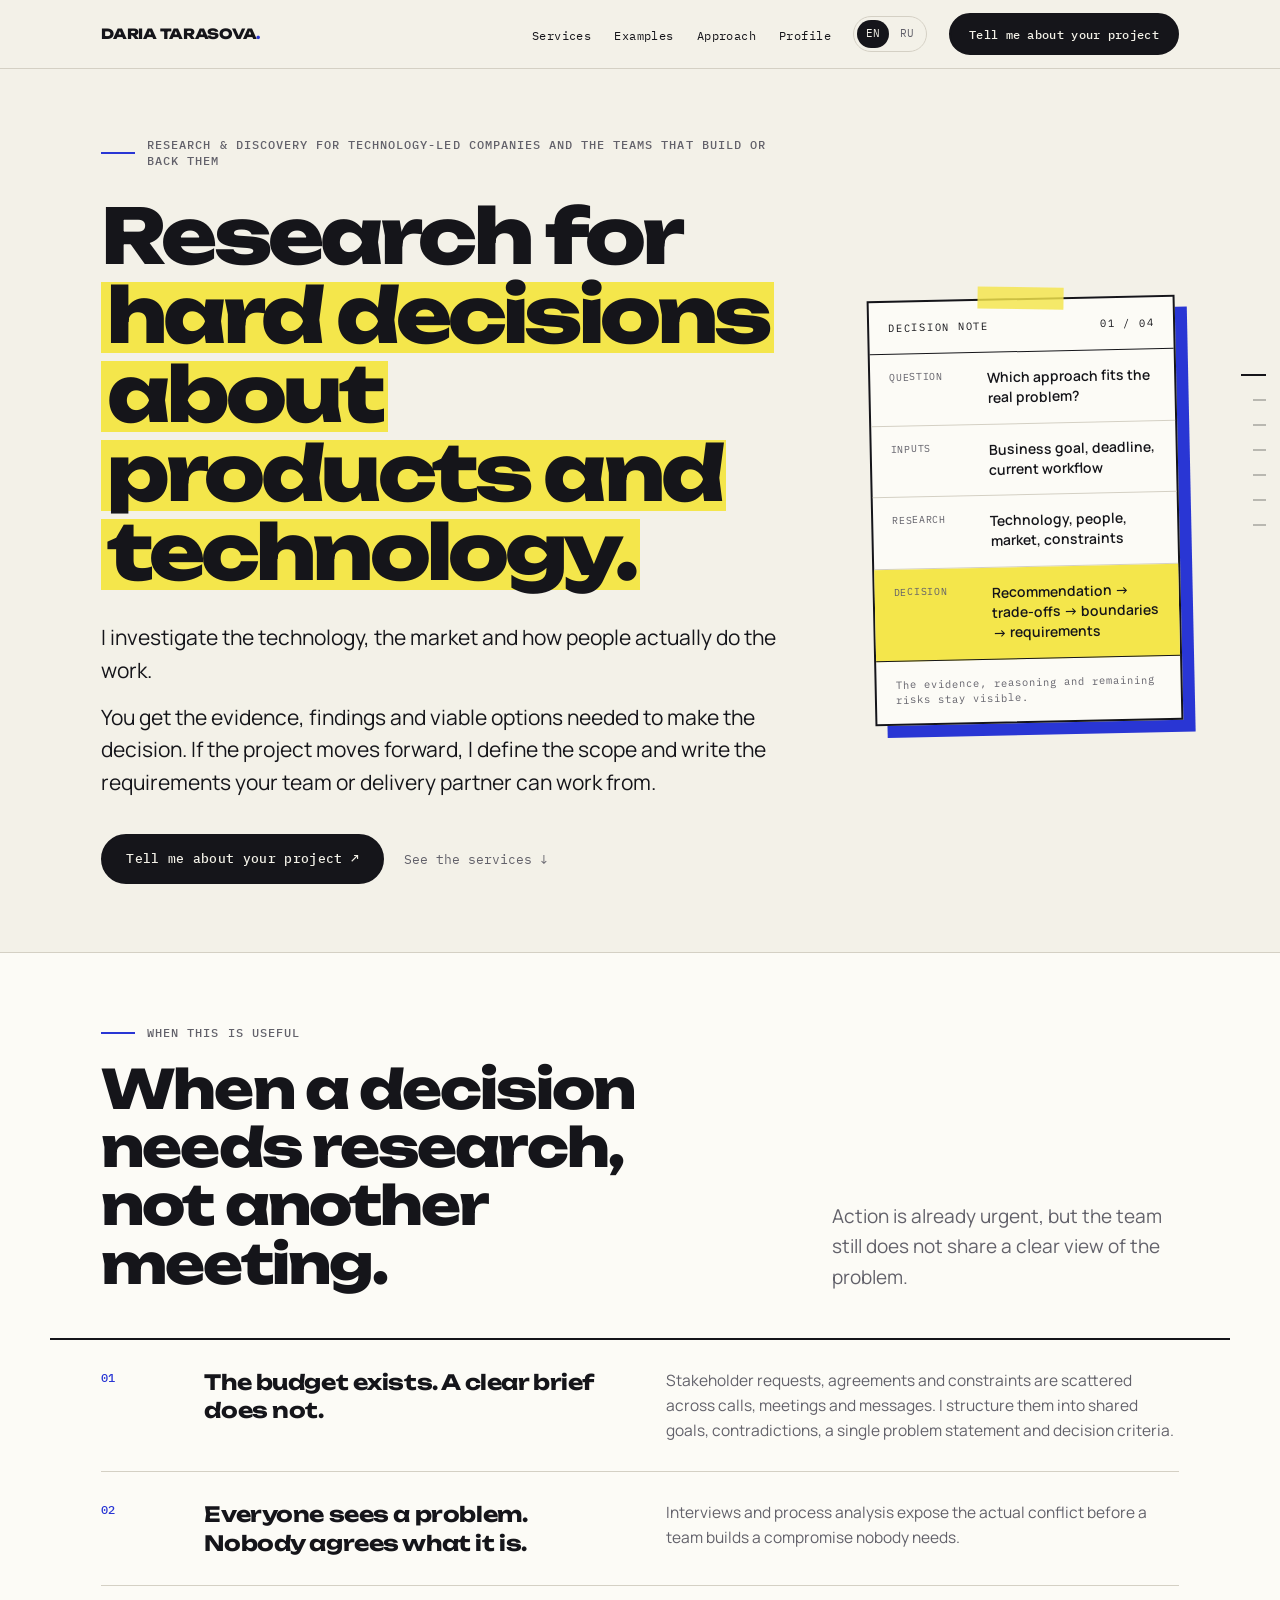
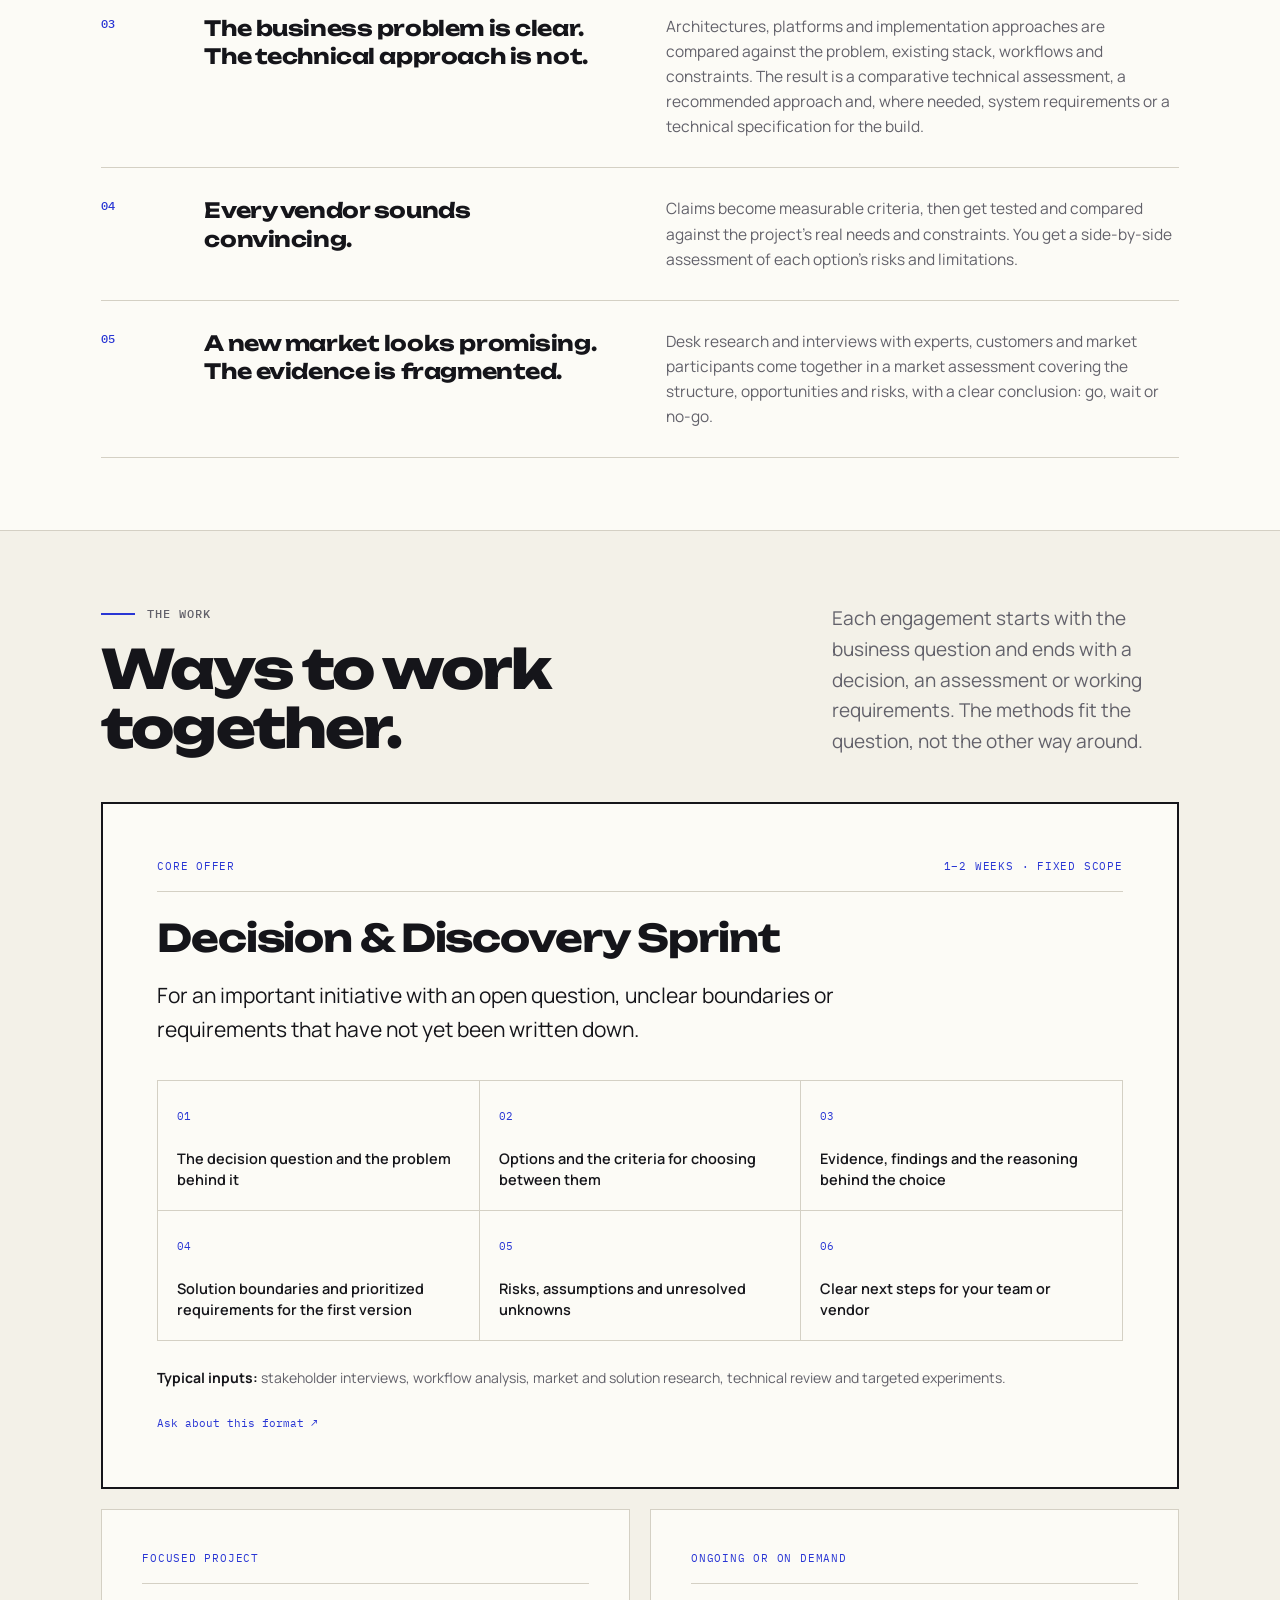
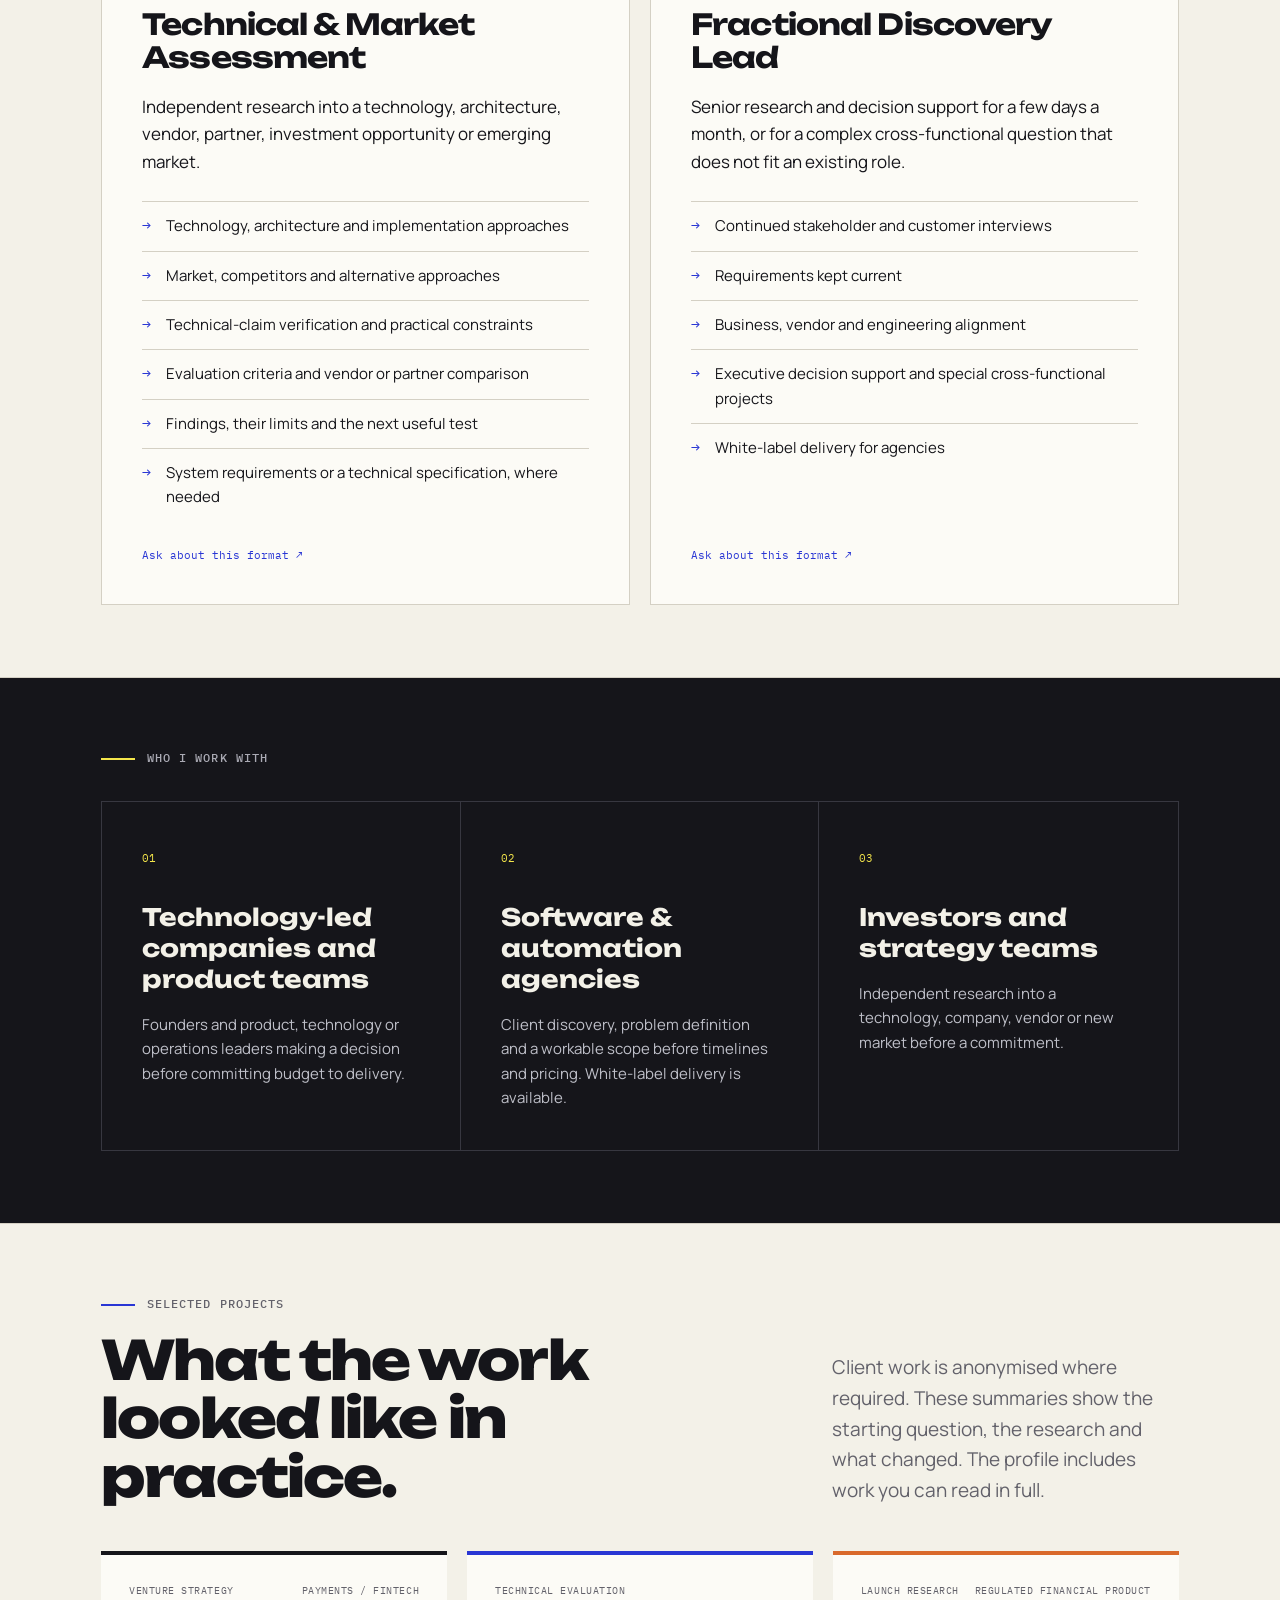
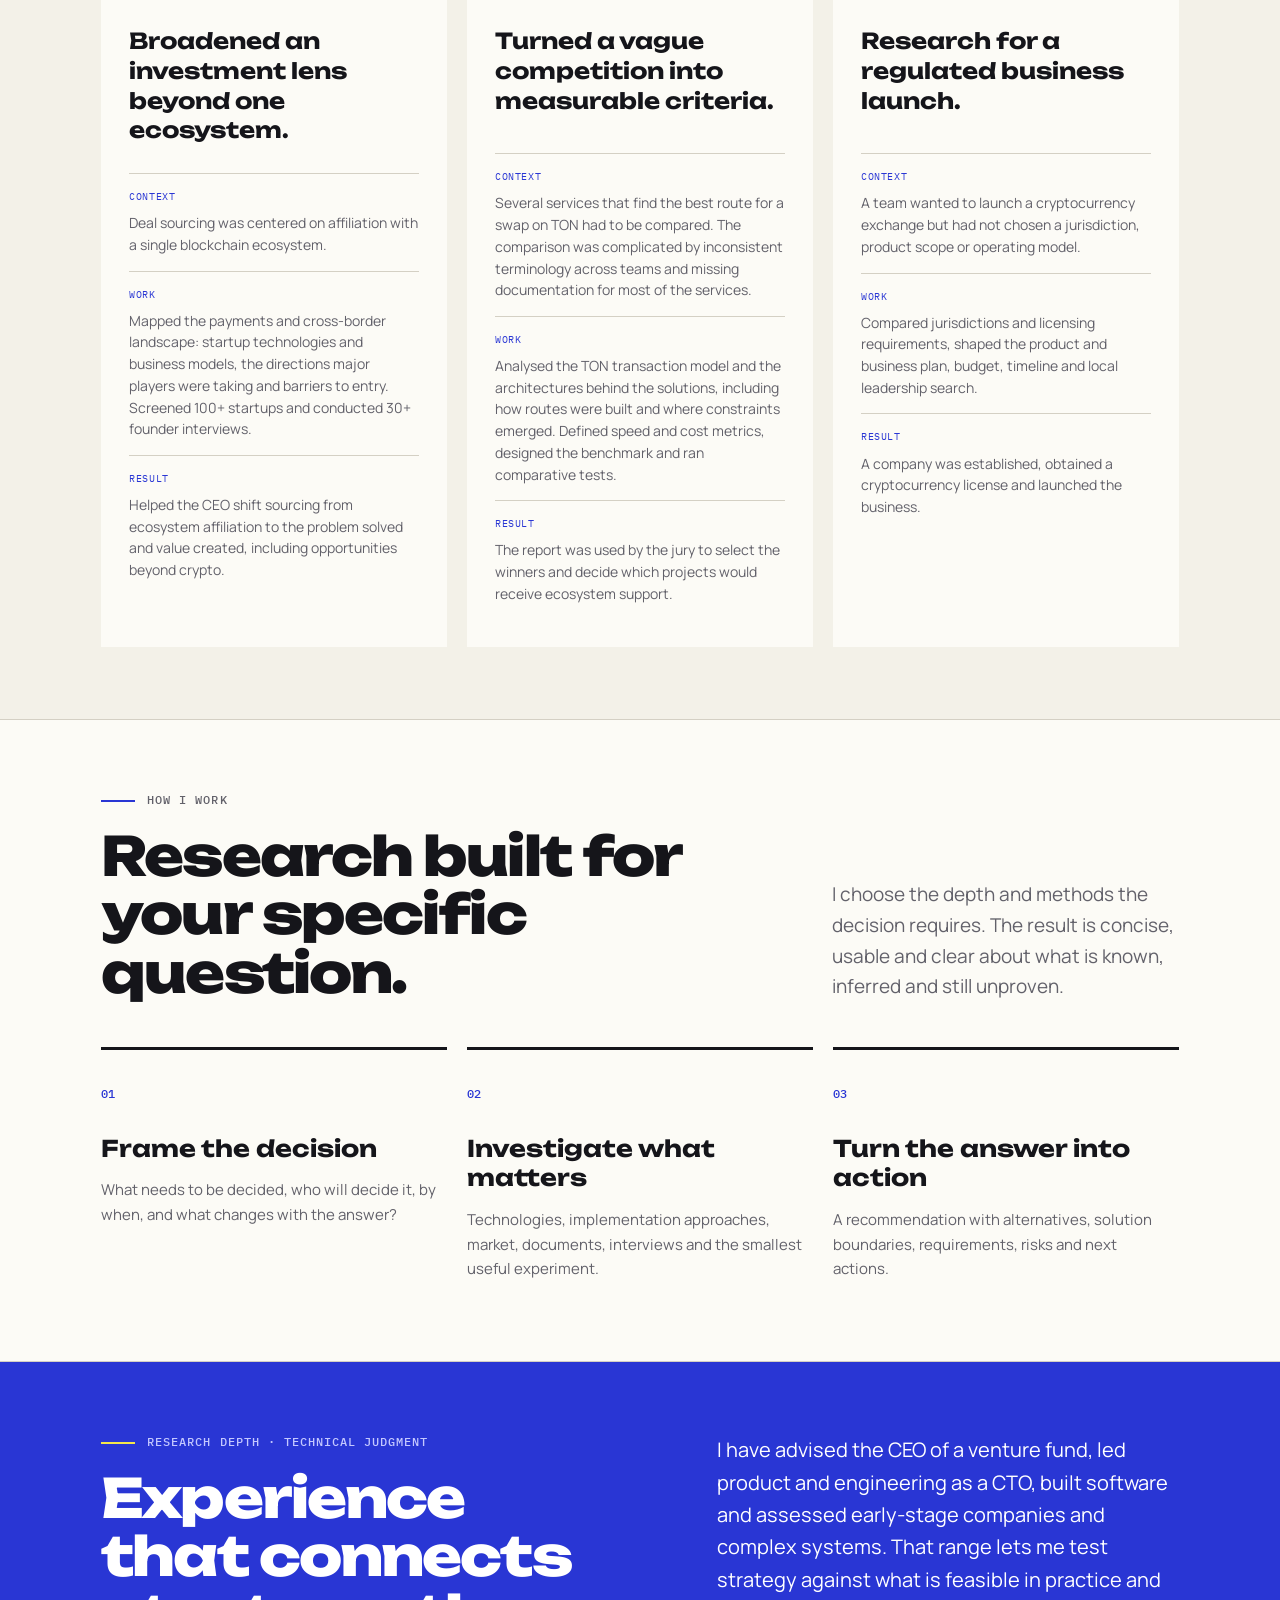
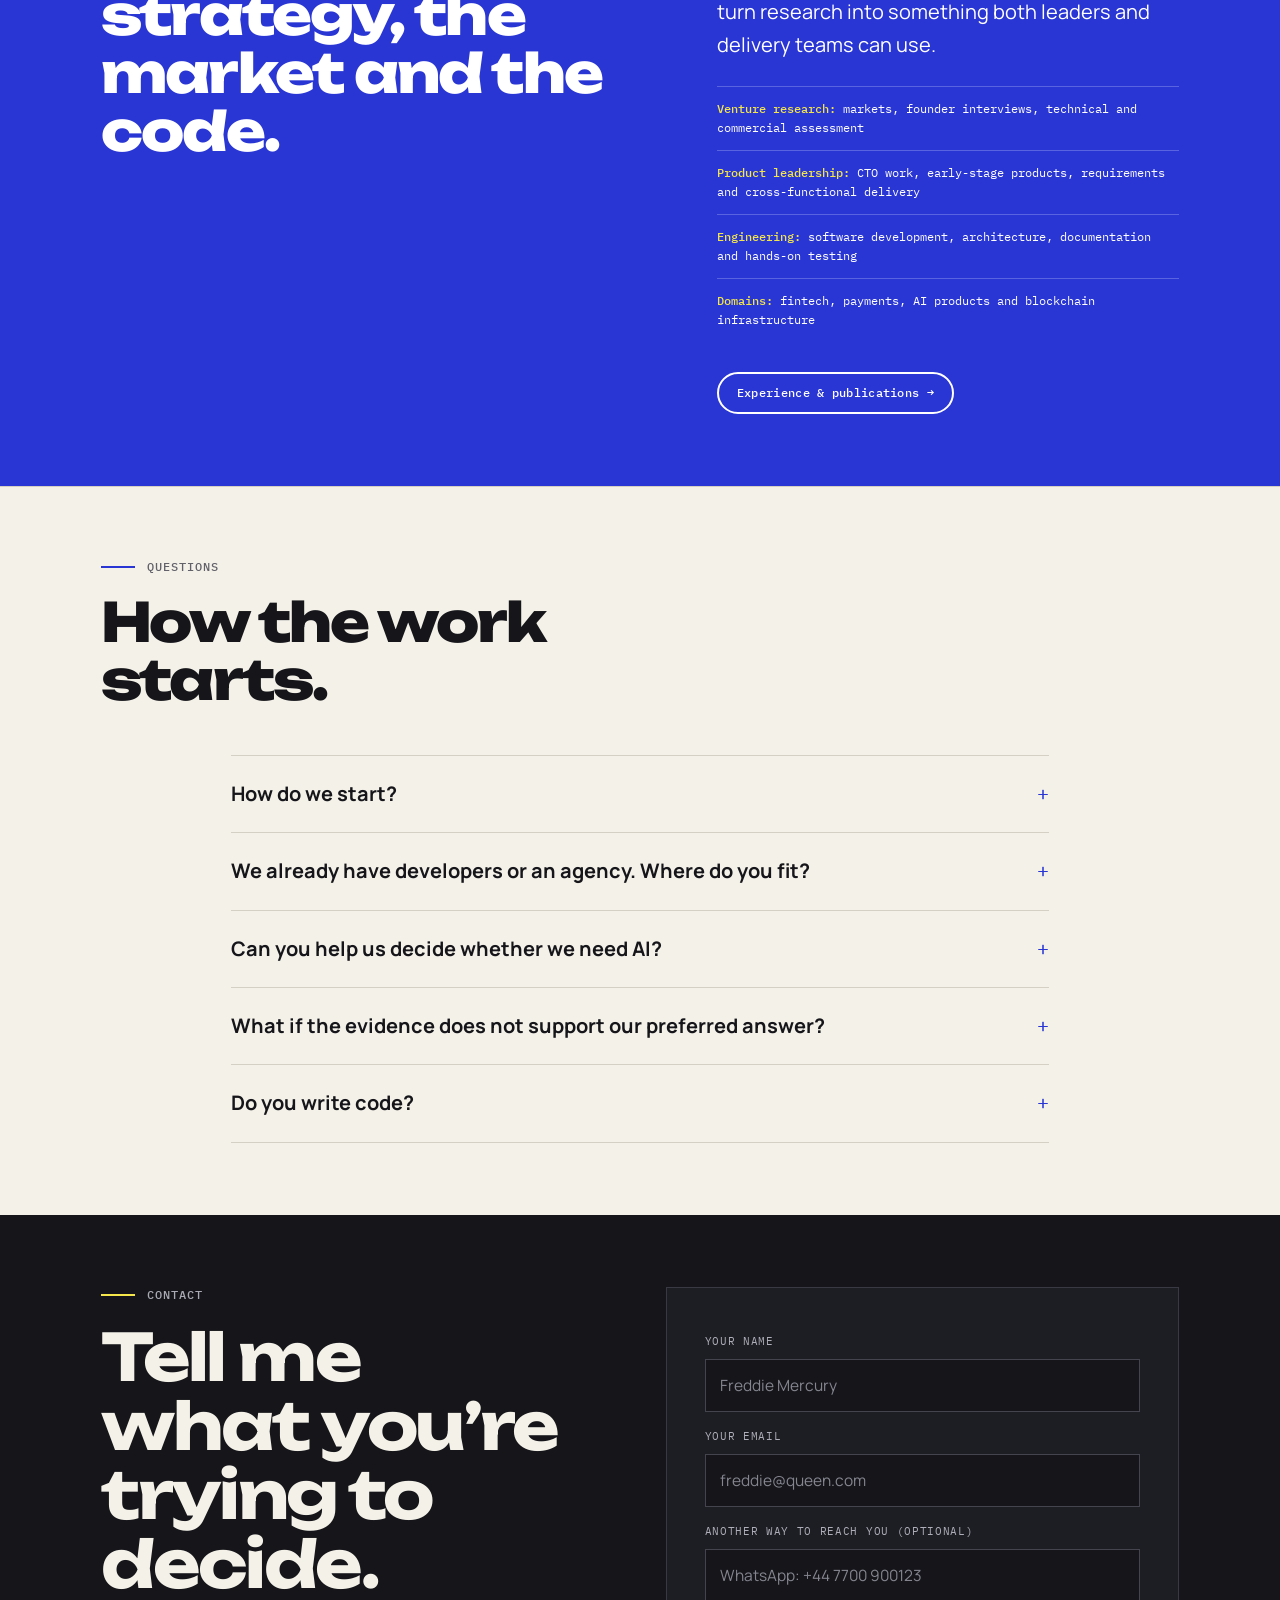
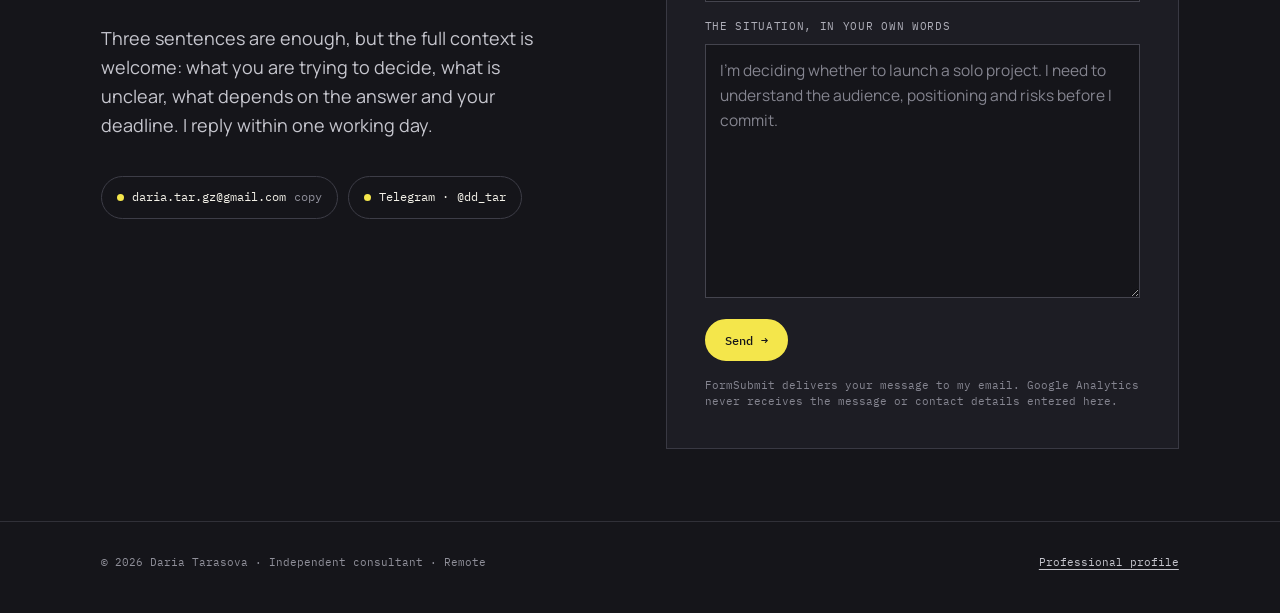
<file: index.html>
<!DOCTYPE html>
<html lang="en">
<head>
<script defer src="main.js?v=20260811c"></script>
<meta charset="UTF-8">
<meta name="viewport" content="width=device-width, initial-scale=1.0">
<link rel="icon" href="favicon.ico?v=3" sizes="48x48">
<link rel="icon" href="favicon.svg?v=3" sizes="any" type="image/svg+xml">
<link rel="apple-touch-icon" href="apple-touch-icon.png?v=3">
<link rel="manifest" href="site.webmanifest?v=3">
<meta name="theme-color" content="#F3F1E8">

<title>Daria Tarasova — independent researcher &amp; strategy consultant</title>
<meta name="description" content="Independent researcher and strategy consultant. Research for hard decisions about products, technology and markets, with scope and requirements for delivery.">
<link rel="canonical" href="https://ddtar.xyz/">
<link rel="alternate" hreflang="en" href="https://ddtar.xyz/">
<link rel="alternate" hreflang="ru" href="https://ddtar.xyz/ru/">
<link rel="alternate" hreflang="x-default" href="https://ddtar.xyz/">
<meta name="robots" content="index, follow, max-snippet:-1, max-image-preview:large">

<meta property="og:type" content="website">
<meta property="og:locale" content="en_US">
<meta property="og:locale:alternate" content="ru_RU">
<meta property="og:url" content="https://ddtar.xyz/">
<meta property="og:site_name" content="Daria Tarasova">
<meta property="og:title" content="Research for hard decisions about products and technology.">
<meta property="og:description" content="Evidence, findings and viable options for the decision, followed by scope and requirements where needed.">
<meta property="og:image" content="https://ddtar.xyz/og.png">
<meta property="og:image:width" content="1200">
<meta property="og:image:height" content="630">
<meta property="og:image:alt" content="Daria Tarasova — research for hard decisions about products and technology.">
<meta name="twitter:card" content="summary_large_image">
<meta name="twitter:image" content="https://ddtar.xyz/og.png">
<meta name="twitter:title" content="Daria Tarasova — research &amp; strategy consulting">
<meta name="twitter:description" content="Evidence, findings and viable options for hard decisions about products, technology and markets.">

<link rel="preconnect" href="https://fonts.googleapis.com">
<link rel="preconnect" href="https://fonts.gstatic.com" crossorigin>
<link href="https://fonts.googleapis.com/css2?family=Unbounded:wght@500;700;800&family=Manrope:wght@400;500;600;700&family=IBM+Plex+Mono:wght@400;500&display=swap" rel="stylesheet">
<link rel="stylesheet" href="styles.css?v=20260808c">

<script type="application/ld+json">
{
  "@context": "https://schema.org",
  "@graph": [
    {
      "@type": "Person",
      "@id": "https://ddtar.xyz/#person",
      "name": "Daria Tarasova",
      "alternateName": "Daya",
      "url": "https://ddtar.xyz/",
      "email": "mailto:daria.tar.gz@gmail.com",
      "jobTitle": "Independent researcher and strategy consultant",
      "description": "Independent researcher and strategy consultant investigating products, technologies, vendors and markets for complex business decisions, technical assessment and implementation planning.",
      "knowsLanguage": ["en", "ru"],
      "knowsAbout": [
        "product discovery",
        "stakeholder interviews",
        "requirements engineering",
        "business analysis",
        "market research",
        "technology assessment",
        "vendor evaluation",
        "venture analysis",
        "financial technology",
        "artificial intelligence",
        "blockchain infrastructure"
      ],
      "sameAs": [
        "https://t.me/dd_tar",
        "https://doi.org/10.17587/it.31.258-270",
        "https://medium.com/@daria.tar.gz"
      ]
    },
    {
      "@type": "ProfessionalService",
      "@id": "https://ddtar.xyz/#service",
      "name": "Daria Tarasova — product discovery and decision research",
      "url": "https://ddtar.xyz/",
      "provider": { "@id": "https://ddtar.xyz/#person" },
      "areaServed": "Worldwide",
      "availableLanguage": ["en", "ru"],
      "serviceType": "Product discovery, decision research and technical assessment",
      "hasOfferCatalog": {
        "@type": "OfferCatalog",
        "name": "Services",
        "itemListElement": [
          { "@type": "Offer", "itemOffered": { "@type": "Service", "name": "Decision & Discovery Sprint", "description": "A focused one-to-two-week engagement: a clearly framed problem, evidence, findings, options, first-version scope, requirements and risks." } },
          { "@type": "Offer", "itemOffered": { "@type": "Service", "name": "Technical & Market Assessment", "description": "Independent research into a technology, architecture, vendor, partner, investment opportunity or emerging market, with comparison criteria and, where needed, implementation requirements." } },
          { "@type": "Offer", "itemOffered": { "@type": "Service", "name": "Fractional Discovery Lead", "description": "Ongoing or on-demand research, discovery and executive decision support across leadership, users, vendors and delivery teams." } }
        ]
      }
    },
    {
      "@type": "WebSite",
      "@id": "https://ddtar.xyz/#website",
      "url": "https://ddtar.xyz/",
      "name": "Daria Tarasova",
      "inLanguage": "en",
      "publisher": { "@id": "https://ddtar.xyz/#person" }
    },
    {
      "@type": "FAQPage",
      "@id": "https://ddtar.xyz/#faq",
      "inLanguage": "en",
      "mainEntity": [
        {
          "@type": "Question",
          "name": "How do we start?",
          "acceptedAnswer": { "@type": "Answer", "text": "We start with a short call to define the decision, the stakes and what is already known. If the question is bounded, I propose a one-to-two-week Decision and Discovery Sprint with a clear outcome and fee." }
        },
        {
          "@type": "Question",
          "name": "Can you work with our existing developers or agency?",
          "acceptedAnswer": { "@type": "Answer", "text": "Yes. Most often the work happens before implementation or alongside its earliest stage: clarifying the problem, interviewing stakeholders, comparing options and producing requirements the delivery team can use. White-label agency work is welcome." }
        },
        {
          "@type": "Question",
          "name": "Can you help us decide whether we need AI?",
          "acceptedAnswer": { "@type": "Answer", "text": "Yes. I start with the problem AI is expected to solve and compare it with simpler options. If AI is the right fit, I identify a useful pilot and define how success will be measured. If it is not, I recommend the simpler system." }
        },
        {
          "@type": "Question",
          "name": "What if the evidence does not support our preferred answer?",
          "acceptedAnswer": { "@type": "Answer", "text": "The conclusion will say so. Deliverables distinguish observed facts, supported inferences and unresolved unknowns, and state what evidence or experiment could resolve the uncertainty." }
        }
      ]
    }
  ]
}
</script>
</head>
<body>

<header class="nav">
  <div class="wrap nav-inner">
    <a class="logo" href="./" aria-label="Daria Tarasova — home">DARIA TARASOVA<span>.</span></a>
    <nav aria-label="Main navigation">
      <ul class="nav-links">
        <li><a href="#work">Services</a></li>
      <li><a href="#evidence">Examples</a></li>
        <li><a href="#approach">Approach</a></li>
        <li><a href="about/">Profile</a></li>
      </ul>
    </nav>
    <div class="lang" aria-label="Language">
      <a href="./" aria-current="true" hreflang="en">EN</a>
      <a href="ru/" hreflang="ru">RU</a>
    </div>
    <a class="btn nav-cta" href="#contact" data-track="header_contact">Tell me about your project</a>
  </div>
</header>

<nav class="section-rail" aria-label="Page sections">
  <a href="#top" data-section-link="top" data-label="Introduction" aria-label="Introduction"></a>
  <a href="#when" data-section-link="when" data-label="When useful" aria-label="When useful"></a>
  <a href="#work" data-section-link="work" data-label="Services" aria-label="Services"></a>
  <a href="#evidence" data-section-link="evidence" data-label="Examples" aria-label="Examples"></a>
  <a href="#approach" data-section-link="approach" data-label="Approach" aria-label="Approach"></a>
  <a href="#about" data-section-link="about" data-label="Profile" aria-label="Profile"></a>
  <a href="#contact" data-section-link="contact" data-label="Contact" aria-label="Contact"></a>
</nav>

<main>
  <section class="hero" id="top">
    <div class="wrap hero-grid">
      <div class="hero-copy">
        <p class="eyebrow">Research &amp; discovery for technology-led companies and the teams that build or back them</p>
        <h1>Research for <span class="marker">hard decisions about products and technology.</span></h1>
        <p class="hero-sub">
          <span class="hero-sub-block">I investigate the technology, the market and how people actually do the work.</span>
          <span class="hero-sub-block">You get the evidence, findings and viable options needed to make the decision. If the project moves forward, I define the scope and write the requirements your team or delivery partner can work from.</span>
        </p>
        <div class="hero-actions">
          <a class="btn btn-large" href="#contact" data-track="hero_contact">Tell me about your project ↗</a>
          <a class="text-link" href="#work">See the services ↓</a>
        </div>
      </div>

      <aside class="decision-card" aria-label="Example decision note">
        <div class="decision-card-head">
          <span>DECISION NOTE</span><span>01 / 04</span>
        </div>
        <dl>
          <div><dt>Question</dt><dd>Which approach fits the real problem?</dd></div>
          <div><dt>Inputs</dt><dd>Business goal, deadline, current workflow</dd></div>
          <div><dt>Research</dt><dd>Technology, people, market, constraints</dd></div>
          <div class="decision-output"><dt>Decision</dt><dd>Recommendation → trade-offs → boundaries → requirements</dd></div>
        </dl>
        <p class="decision-note">The evidence, reasoning and remaining risks stay visible.</p>
      </aside>
    </div>
  </section>

  <section class="trigger-section" id="when">
    <div class="wrap split-head">
      <div>
        <p class="eyebrow">When this is useful</p>
        <h2>When a decision needs research, not another meeting.</h2>
      </div>
      <p class="section-intro">Action is already urgent, but the team still does not share a clear view of the problem.</p>
    </div>
    <div class="wrap indexed-list">
      <article class="indexed-item reveal">
        <span class="index">01</span>
        <h3>The budget exists. A clear brief does not.</h3>
        <p>Stakeholder requests, agreements and constraints are scattered across calls, meetings and messages. I structure them into shared goals, contradictions, a single problem statement and decision criteria.</p>
      </article>
      <article class="indexed-item reveal">
        <span class="index">02</span>
        <h3>Everyone sees a problem. Nobody agrees what it is.</h3>
        <p>Interviews and process analysis expose the actual conflict before a team builds a compromise nobody needs.</p>
      </article>
      <article class="indexed-item reveal">
        <span class="index">03</span>
        <h3>The business problem is clear. The technical approach is not.</h3>
        <p>Architectures, platforms and implementation approaches are compared against the problem, existing stack, workflows and constraints. The result is a comparative technical assessment, a recommended approach and, where needed, system requirements or a technical specification for the build.</p>
      </article>
      <article class="indexed-item reveal">
        <span class="index">04</span>
        <h3>Every vendor sounds convincing.</h3>
        <p>Claims become measurable criteria, then get tested and compared against the project’s real needs and constraints. You get a side-by-side assessment of each option’s risks and limitations.</p>
      </article>
      <article class="indexed-item reveal">
        <span class="index">05</span>
        <h3>A new market looks promising. The evidence is fragmented.</h3>
        <p>Desk research and interviews with experts, customers and market participants come together in a market assessment covering the structure, opportunities and risks, with a clear conclusion: go, wait or no-go.</p>
      </article>
    </div>
  </section>

  <section id="work">
    <div class="wrap split-head">
      <div>
        <p class="eyebrow">The work</p>
        <h2>Ways to work together.</h2>
      </div>
      <p class="section-intro">Each engagement starts with the business question and ends with a decision, an assessment or working requirements. The methods fit the question, not the other way around.</p>
    </div>

    <div class="wrap offer-grid">
      <a class="offer offer-primary reveal" href="#contact" data-track="service_discovery_sprint" aria-label="Ask about a Decision and Discovery Sprint">
        <div class="offer-topline">
          <span>Core offer</span><span>1–2 weeks · fixed scope</span>
        </div>
        <h3>Decision &amp; Discovery Sprint</h3>
        <p class="offer-lead">For an important initiative with an open question, unclear boundaries or requirements that have not yet been written down.</p>
        <div class="deliverables" aria-label="Sprint deliverables">
          <div><span>01</span><p>The decision question and the problem behind it</p></div>
          <div><span>02</span><p>Options and the criteria for choosing between them</p></div>
          <div><span>03</span><p>Evidence, findings and the reasoning behind the choice</p></div>
          <div><span>04</span><p>Solution boundaries and prioritized requirements for the first version</p></div>
          <div><span>05</span><p>Risks, assumptions and unresolved unknowns</p></div>
          <div><span>06</span><p>Clear next steps for your team or vendor</p></div>
        </div>
        <p class="method-line"><strong>Typical inputs:</strong> stakeholder interviews, workflow analysis, market and solution research, technical review and targeted experiments.</p>
        <span class="offer-cta">Ask about this format ↗</span>
      </a>

      <a class="offer reveal" href="#contact" data-track="service_technical_assessment" aria-label="Ask about a Technical and Market Assessment">
        <div class="offer-topline"><span>Focused project</span></div>
        <h3>Technical &amp; Market Assessment</h3>
        <p>Independent research into a technology, architecture, vendor, partner, investment opportunity or emerging market.</p>
        <ul class="clean-list">
          <li>Technology, architecture and implementation approaches</li>
          <li>Market, competitors and alternative approaches</li>
          <li>Technical-claim verification and practical constraints</li>
          <li>Evaluation criteria and vendor or partner comparison</li>
          <li>Findings, their limits and the next useful test</li>
          <li>System requirements or a technical specification, where needed</li>
        </ul>
        <span class="offer-cta">Ask about this format ↗</span>
      </a>

      <a class="offer reveal" href="#contact" data-track="service_fractional_discovery" aria-label="Ask about ongoing discovery support">
        <div class="offer-topline"><span>Ongoing or on demand</span></div>
        <h3>Fractional Discovery Lead</h3>
        <p>Senior research and decision support for a few days a month, or for a complex cross-functional question that does not fit an existing role.</p>
        <ul class="clean-list">
          <li>Continued stakeholder and customer interviews</li>
          <li>Requirements kept current</li>
          <li>Business, vendor and engineering alignment</li>
          <li>Executive decision support and special cross-functional projects</li>
          <li>White-label delivery for agencies</li>
        </ul>
        <span class="offer-cta">Ask about this format ↗</span>
      </a>
    </div>
  </section>

  <section class="buyers-section" id="buyers">
    <div class="wrap">
      <p class="eyebrow">Who I work with</p>
      <div class="buyer-grid">
        <article class="buyer reveal">
          <span>01</span>
          <h3>Technology-led companies and product teams</h3>
          <p>Founders and product, technology or operations leaders making a decision before committing budget to delivery.</p>
        </article>
        <article class="buyer reveal">
          <span>02</span>
          <h3>Software &amp; automation agencies</h3>
          <p>Client discovery, problem definition and a workable scope before timelines and pricing. White-label delivery is available.</p>
        </article>
        <article class="buyer reveal">
          <span>03</span>
          <h3>Investors and strategy teams</h3>
          <p>Independent research into a technology, company, vendor or new market before a commitment.</p>
        </article>
      </div>
    </div>
  </section>

  <section id="evidence">
    <div class="wrap split-head">
      <div>
        <p class="eyebrow">Selected projects</p>
        <h2>What the work looked like in practice.</h2>
      </div>
      <p class="section-intro">Client work is anonymised where required. These summaries show the starting question, the research and what changed. The profile includes work you can read in full.</p>
    </div>

    <div class="wrap case-grid">
      <article class="case reveal">
        <div class="case-meta"><span>Venture strategy</span><span>Payments / fintech</span></div>
        <h3>Broadened an investment lens beyond one ecosystem.</h3>
        <dl>
          <div><dt>Context</dt><dd>Deal sourcing was centered on affiliation with a single blockchain ecosystem.</dd></div>
          <div><dt>Work</dt><dd>Mapped the payments and cross-border landscape: startup technologies and business models, the directions major players were taking and barriers to entry. Screened 100+ startups and conducted 30+ founder interviews.</dd></div>
          <div><dt>Result</dt><dd>Helped the CEO shift sourcing from ecosystem affiliation to the problem solved and value created, including opportunities beyond crypto.</dd></div>
        </dl>
      </article>

      <article class="case reveal">
        <div class="case-meta"><span>Technical evaluation</span></div>
        <h3>Turned a vague competition into measurable criteria.</h3>
        <dl>
          <div><dt>Context</dt><dd>Several services that find the best route for a swap on TON had to be compared. The comparison was complicated by inconsistent terminology across teams and missing documentation for most of the services.</dd></div>
          <div><dt>Work</dt><dd>Analysed the TON transaction model and the architectures behind the solutions, including how routes were built and where constraints emerged. Defined speed and cost metrics, designed the benchmark and ran comparative tests.</dd></div>
          <div><dt>Result</dt><dd>The report was used by the jury to select the winners and decide which projects would receive ecosystem support.</dd></div>
        </dl>
      </article>

      <article class="case reveal">
        <div class="case-meta"><span>Launch research</span><span>Regulated financial product</span></div>
        <h3>Research for a regulated business launch.</h3>
        <dl>
          <div><dt>Context</dt><dd>A team wanted to launch a cryptocurrency exchange but had not chosen a jurisdiction, product scope or operating model.</dd></div>
          <div><dt>Work</dt><dd>Compared jurisdictions and licensing requirements, shaped the product and business plan, budget, timeline and local leadership search.</dd></div>
          <div><dt>Result</dt><dd>A company was established, obtained a cryptocurrency license and launched the business.</dd></div>
        </dl>
      </article>
    </div>
  </section>

  <section id="approach" class="approach-section">
    <div class="wrap split-head">
      <div>
        <p class="eyebrow">How I work</p>
        <h2>Research built for your specific question.</h2>
      </div>
      <p class="section-intro">I choose the depth and methods the decision requires. The result is concise, usable and clear about what is known, inferred and still unproven.</p>
    </div>

    <div class="wrap approach-grid">
      <article class="approach-step reveal">
        <span class="index">01</span>
        <h3>Frame the decision</h3>
        <p>What needs to be decided, who will decide it, by when, and what changes with the answer?</p>
      </article>
      <article class="approach-step reveal">
        <span class="index">02</span>
        <h3>Investigate what matters</h3>
        <p>Technologies, implementation approaches, market, documents, interviews and the smallest useful experiment.</p>
      </article>
      <article class="approach-step reveal">
        <span class="index">03</span>
        <h3>Turn the answer into action</h3>
        <p>A recommendation with alternatives, solution boundaries, requirements, risks and next actions.</p>
      </article>
    </div>
  </section>

  <section id="about" class="profile-teaser">
    <div class="wrap profile-grid">
      <div>
        <p class="eyebrow">Research depth · technical judgment</p>
        <h2>Experience that connects strategy, the market and the code.</h2>
      </div>
      <div class="profile-copy">
        <p>I have advised the CEO of a venture fund, led product and engineering as a CTO, built software and assessed early-stage companies and complex systems. That range lets me test strategy against what is feasible in practice and turn research into something both leaders and delivery teams can use.</p>
        <ul class="profile-facts">
          <li><strong>Venture research:</strong> markets, founder interviews, technical and commercial assessment</li>
          <li><strong>Product leadership:</strong> CTO work, early-stage products, requirements and cross-functional delivery</li>
          <li><strong>Engineering:</strong> software development, architecture, documentation and hands-on testing</li>
          <li><strong>Domains:</strong> fintech, payments, AI products and blockchain infrastructure</li>
        </ul>
        <a class="btn btn-secondary" href="about/" data-track="profile_open">Experience &amp; publications →</a>
      </div>
    </div>
  </section>

  <section id="faq">
    <div class="wrap split-head">
      <div>
        <p class="eyebrow">Questions</p>
        <h2>How the work starts.</h2>
      </div>
    </div>
    <div class="wrap faq">
      <details>
        <summary>How do we start?</summary>
        <p>We start with a short call to define the decision, the stakes and what is already known. If the question is bounded, I propose a one-to-two-week Decision &amp; Discovery Sprint with a clear outcome and fee. If another format fits better, I will say so.</p>
      </details>
      <details>
        <summary>We already have developers or an agency. Where do you fit?</summary>
        <p>Before implementation or alongside its earliest stage: clarifying the problem, interviewing stakeholders, comparing options and producing requirements. I can work directly with your delivery team or white-label inside an agency engagement.</p>
      </details>
      <details>
        <summary>Can you help us decide whether we need AI?</summary>
        <p>Yes. I start with the problem AI is expected to solve and compare it with simpler options. If AI is the right fit, I identify a useful pilot and define how success will be measured. If it is not, I recommend the simpler system.</p>
      </details>
      <details>
        <summary>What if the evidence does not support our preferred answer?</summary>
        <p>The conclusion will say so. I distinguish observed facts, supported inferences and unresolved unknowns, then name what evidence or experiment would change the decision.</p>
      </details>
      <details>
        <summary>Do you write code?</summary>
        <p>I have a software-engineering background, can read code and test technical claims, and build my own products. I use that depth to improve discovery and assessment work; I do not take staff-augmentation engineering roles.</p>
      </details>
    </div>
  </section>

  <section class="contact" id="contact">
    <div class="wrap contact-grid">
      <div>
        <p class="eyebrow">Contact</p>
        <h2>Tell me what you’re trying to decide.</h2>
        <p class="contact-intro">Three sentences are enough, but the full context is welcome: what you are trying to decide, what is unclear, what depends on the answer and your deadline. I reply within one working day.</p>
        <div class="contact-links">
          <button class="contact-chip" id="copy-email" type="button" data-track="contact_email_copy">
            <span class="signal"></span><span id="email-text">daria.tar.gz@gmail.com</span><span id="copy-state">copy</span>
          </button>
          <a class="contact-chip" id="tg-link" href="https://t.me/dd_tar" target="_blank" rel="noopener" data-track="contact_telegram">
            <span class="signal"></span>Telegram · <span id="tg-text">@dd_tar</span>
          </a>
        </div>
      </div>

      <form class="contact-form" id="task-form" action="https://formsubmit.co/daria.tar.gz@gmail.com" method="POST">
        <input type="hidden" name="_subject" value="New inquiry — consulting site">
        <input type="hidden" name="_template" value="box">
        <input type="hidden" name="_captcha" value="false">
        <input type="hidden" name="_next" value="https://ddtar.xyz/?sent=1#contact">
        <input class="honeypot" type="text" name="_honey" tabindex="-1" autocomplete="off" aria-hidden="true">
        <label for="f-name">Your name</label>
        <input id="f-name" name="name" type="text" autocomplete="name" placeholder="Freddie Mercury" required>
        <label for="f-email">Your email</label>
        <input id="f-email" name="email" type="email" inputmode="email" autocomplete="email" spellcheck="false" placeholder="freddie@queen.com" required>
        <label for="f-backup">Another way to reach you (optional)</label>
        <input id="f-backup" name="alternative_contact" type="text" autocomplete="off" placeholder="WhatsApp: +44 7700 900123">
        <label for="f-task">The situation, in your own words</label>
        <textarea id="f-task" name="message" rows="9" placeholder="I’m deciding whether to launch a solo project. I need to understand the audience, positioning and risks before I commit." required></textarea>
        <button class="btn btn-submit" type="submit" data-track="contact_form_button">Send →</button>
        <div class="send-panel" id="sendpanel" hidden role="status" aria-live="polite">
          <p id="send-status"></p>
          <button class="send-panel-close" type="button" aria-label="Dismiss confirmation">×</button>
        </div>
        <p class="form-note">FormSubmit delivers your message to my email. Google Analytics never receives the message or contact details entered here.</p>
      </form>
    </div>
  </section>
</main>

<footer>
  <div class="wrap footer-inner">
    <p>© <span data-current-year>2026</span> Daria Tarasova · Independent consultant · Remote</p>
    <p><a href="about/">Professional profile</a></p>
  </div>
</footer>

</body>
</html>
</file>
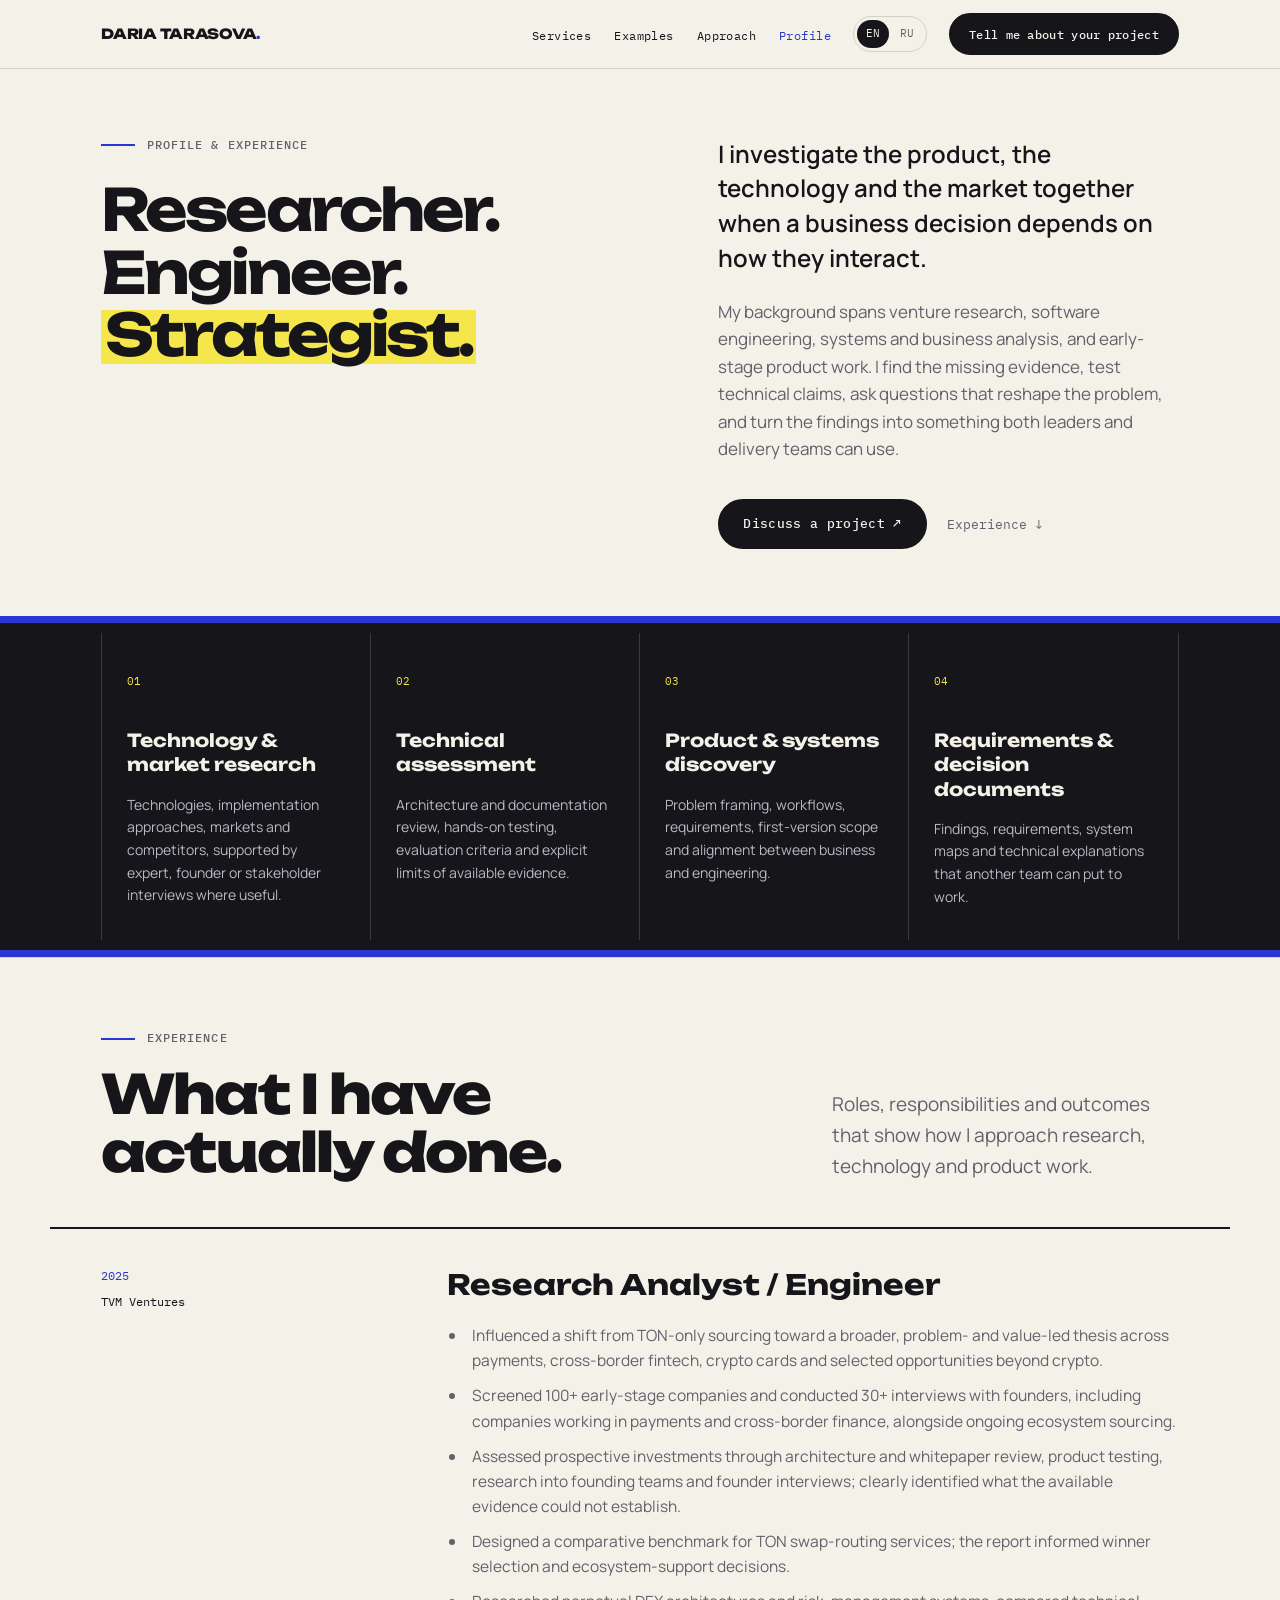
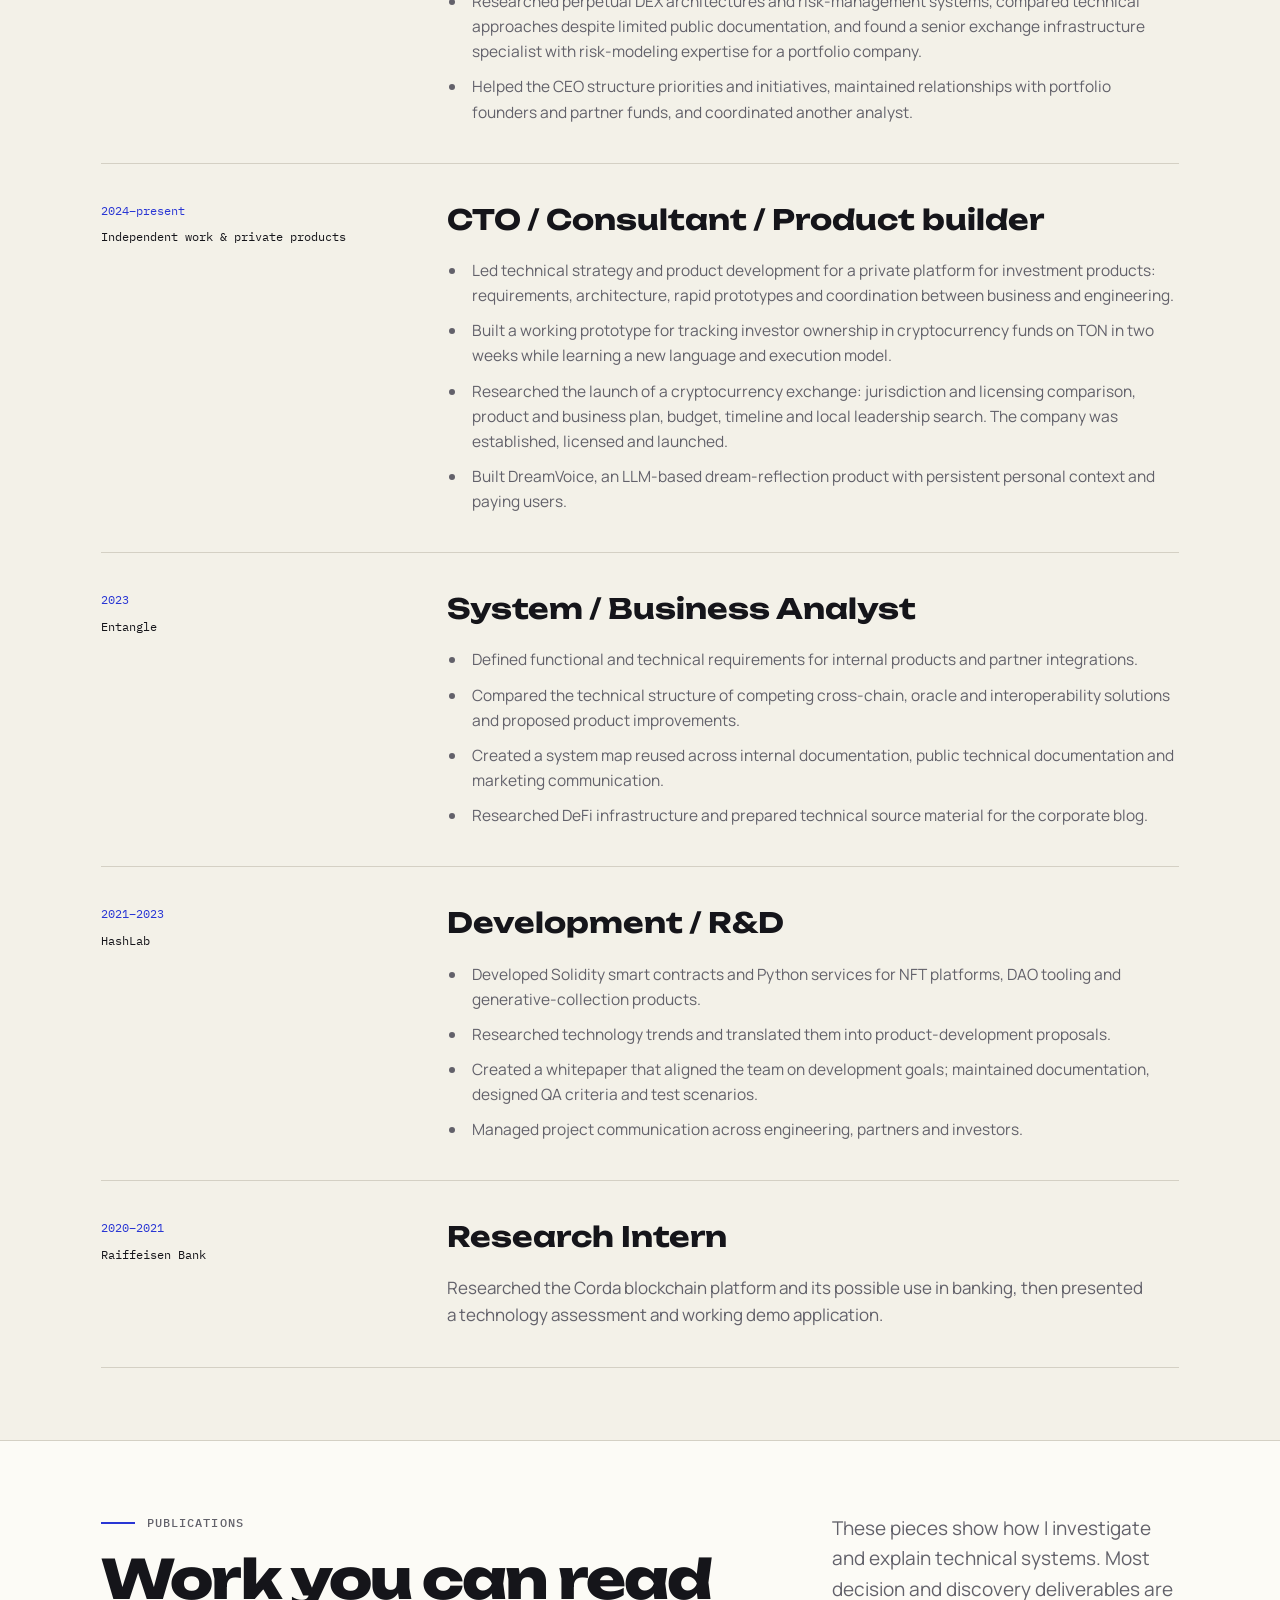
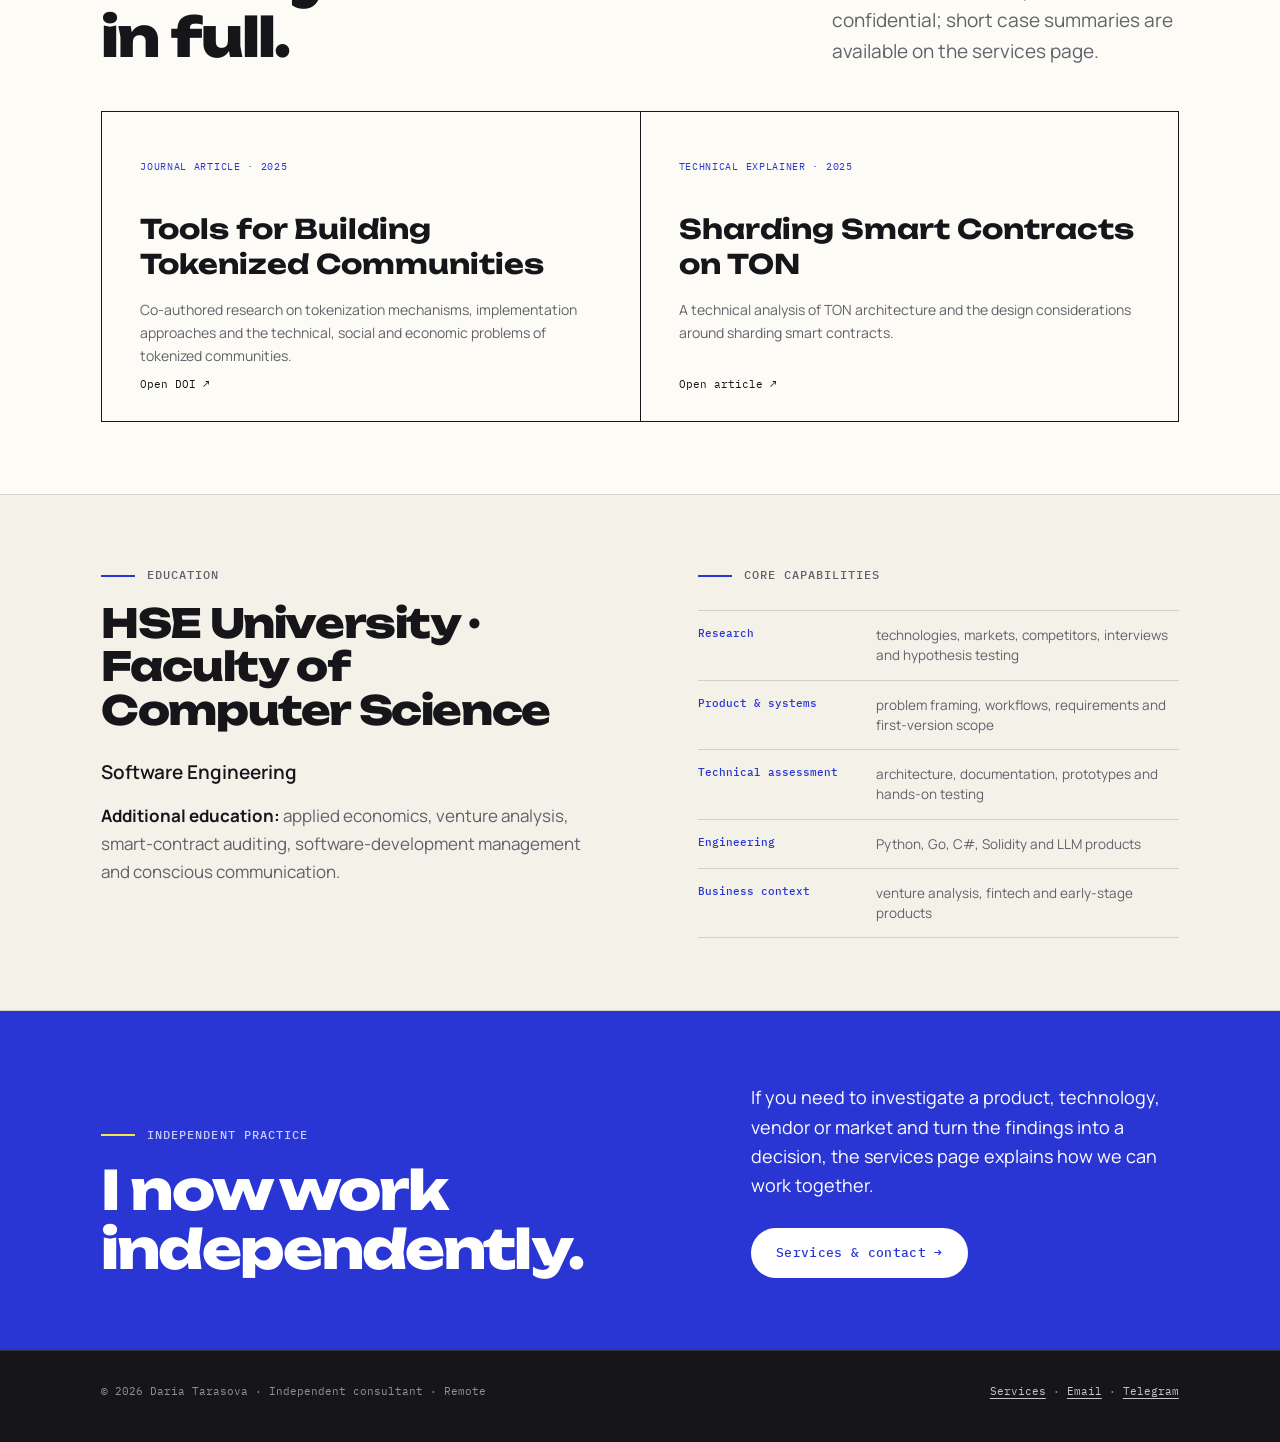
<file: about/index.html>
<!DOCTYPE html>
<html lang="en">
<head>
<script defer src="../main.js?v=20260811c"></script>
<meta charset="UTF-8">
<meta name="viewport" content="width=device-width, initial-scale=1.0">
<link rel="icon" href="../favicon.ico?v=3" sizes="48x48">
<link rel="icon" href="../favicon.svg?v=3" sizes="any" type="image/svg+xml">
<link rel="apple-touch-icon" href="../apple-touch-icon.png?v=3">
<link rel="manifest" href="../site.webmanifest?v=3">
<meta name="theme-color" content="#F3F1E8">

<title>Daria Tarasova — researcher, engineer &amp; strategy consultant</title>
<meta name="description" content="Experience and selected work across venture and technical research, software engineering, systems analysis and early-stage products.">
<link rel="canonical" href="https://ddtar.xyz/about/">
<link rel="alternate" hreflang="en" href="https://ddtar.xyz/about/">
<link rel="alternate" hreflang="ru" href="https://ddtar.xyz/ru/about/">
<link rel="alternate" hreflang="x-default" href="https://ddtar.xyz/about/">
<meta name="robots" content="index, follow, max-snippet:-1, max-image-preview:large">

<meta property="og:type" content="profile">
<meta property="og:locale" content="en_US">
<meta property="og:locale:alternate" content="ru_RU">
<meta property="og:url" content="https://ddtar.xyz/about/">
<meta property="og:site_name" content="Daria Tarasova">
<meta property="og:title" content="Daria Tarasova — experience & selected work">
<meta property="og:description" content="Researcher, engineer and strategy consultant working across products, technology and markets.">
<meta property="og:image" content="https://ddtar.xyz/og.png">
<meta property="og:image:width" content="1200">
<meta property="og:image:height" content="630">
<meta name="twitter:card" content="summary_large_image">
<meta name="twitter:image" content="https://ddtar.xyz/og.png">

<link rel="preconnect" href="https://fonts.googleapis.com">
<link rel="preconnect" href="https://fonts.gstatic.com" crossorigin>
<link href="https://fonts.googleapis.com/css2?family=Unbounded:wght@500;700;800&family=Manrope:wght@400;500;600;700&family=IBM+Plex+Mono:wght@400;500&display=swap" rel="stylesheet">
<link rel="stylesheet" href="../styles.css?v=20260808c">

<script type="application/ld+json">
{
  "@context": "https://schema.org",
  "@type": "ProfilePage",
  "@id": "https://ddtar.xyz/about/#profile",
  "url": "https://ddtar.xyz/about/",
  "name": "Daria Tarasova — profile and selected work",
  "inLanguage": "en",
  "mainEntity": {
    "@type": "Person",
    "@id": "https://ddtar.xyz/#person",
    "name": "Daria Tarasova",
    "alternateName": "Daya",
    "email": "mailto:daria.tar.gz@gmail.com",
    "jobTitle": "Independent researcher and strategy consultant",
    "alumniOf": { "@type": "CollegeOrUniversity", "name": "HSE University" },
    "sameAs": [
      "https://t.me/dd_tar",
      "https://doi.org/10.17587/it.31.258-270",
      "https://medium.com/@daria.tar.gz",
      "https://github.com/dd-tar"
    ]
  }
}
</script>
</head>
<body>

<header class="nav">
  <div class="wrap nav-inner">
    <a class="logo" href="../" aria-label="Daria Tarasova — home">DARIA TARASOVA<span>.</span></a>
    <nav aria-label="Main navigation">
      <ul class="nav-links">
        <li><a href="../#work">Services</a></li>
        <li><a href="../#evidence">Examples</a></li>
        <li><a href="../#approach">Approach</a></li>
        <li><a href="./" aria-current="page">Profile</a></li>
      </ul>
    </nav>
    <div class="lang" aria-label="Language">
      <a href="./" aria-current="true" hreflang="en">EN</a>
      <a href="../ru/about/" hreflang="ru">RU</a>
    </div>
    <a class="btn nav-cta" href="../#contact" data-track="profile_header_contact">Tell me about your project</a>
  </div>
</header>

<main>
  <section class="profile-hero">
    <div class="wrap profile-hero-grid">
      <div>
        <p class="eyebrow">Profile &amp; experience</p>
        <h1>Researcher.<br>Engineer.<br><span class="marker">Strategist.</span></h1>
      </div>
      <div class="profile-summary">
        <p class="profile-summary-lead">I investigate the product, the technology and the market together when a business decision depends on how they interact.</p>
        <p>My background spans venture research, software engineering, systems and business analysis, and early-stage product work. I find the missing evidence, test technical claims, ask questions that reshape the problem, and turn the findings into something both leaders and delivery teams can use.</p>
        <div class="profile-actions">
          <a class="btn btn-large" href="../#contact" data-track="profile_hero_contact">Discuss a project ↗</a>
          <a class="text-link" href="#experience">Experience ↓</a>
        </div>
      </div>
    </div>
  </section>

  <section class="profile-capabilities">
    <div class="wrap capability-grid">
      <article><span>01</span><h2>Technology &amp; market research</h2><p>Technologies, implementation approaches, markets and competitors, supported by expert, founder or stakeholder interviews where useful.</p></article>
      <article><span>02</span><h2>Technical assessment</h2><p>Architecture and documentation review, hands-on testing, evaluation criteria and explicit limits of available evidence.</p></article>
      <article><span>03</span><h2>Product &amp; systems discovery</h2><p>Problem framing, workflows, requirements, first-version scope and alignment between business and engineering.</p></article>
      <article><span>04</span><h2>Requirements &amp; decision documents</h2><p>Findings, requirements, system maps and technical explanations that another team can put to work.</p></article>
    </div>
  </section>

  <section id="experience" class="timeline-section">
    <div class="wrap split-head">
      <div>
        <p class="eyebrow">Experience</p>
        <h2>What I have actually done.</h2>
      </div>
      <p class="section-intro">Roles, responsibilities and outcomes that show how I approach research, technology and product work.</p>
    </div>

    <div class="wrap timeline">
      <article class="timeline-entry reveal">
        <div class="timeline-meta"><span>2025</span><span>TVM Ventures</span></div>
        <div class="timeline-body">
          <h3>Research Analyst / Engineer</h3>
          <ul>
            <li>Influenced a shift from TON-only sourcing toward a broader, problem- and value-led thesis across payments, cross-border fintech, crypto cards and selected opportunities beyond crypto.</li>
            <li>Screened 100+ early-stage companies and conducted 30+ interviews with founders, including companies working in payments and cross-border finance, alongside ongoing ecosystem sourcing.</li>
            <li>Assessed prospective investments through architecture and whitepaper review, product testing, research into founding teams and founder interviews; clearly identified what the available evidence could not establish.</li>
            <li>Designed a comparative benchmark for TON swap-routing services; the report informed winner selection and ecosystem-support decisions.</li>
            <li>Researched perpetual DEX architectures and risk-management systems, compared technical approaches despite limited public documentation, and found a senior exchange infrastructure specialist with risk-modeling expertise for a portfolio company.</li>
            <li>Helped the CEO structure priorities and initiatives, maintained relationships with portfolio founders and partner funds, and coordinated another analyst.</li>
          </ul>
        </div>
      </article>

      <article class="timeline-entry reveal">
        <div class="timeline-meta"><span>2024–present</span><span>Independent work &amp; private products</span></div>
        <div class="timeline-body">
          <h3>CTO / Consultant / Product builder</h3>
          <ul>
            <li>Led technical strategy and product development for a private platform for investment products: requirements, architecture, rapid prototypes and coordination between business and engineering.</li>
            <li>Built a working prototype for tracking investor ownership in cryptocurrency funds on TON in two weeks while learning a new language and execution model.</li>
            <li>Researched the launch of a cryptocurrency exchange: jurisdiction and licensing comparison, product and business plan, budget, timeline and local leadership search. The company was established, licensed and launched.</li>
            <li>Built DreamVoice, an LLM-based dream-reflection product with persistent personal context and paying users.</li>
          </ul>
        </div>
      </article>

      <article class="timeline-entry reveal">
        <div class="timeline-meta"><span>2023</span><span>Entangle</span></div>
        <div class="timeline-body">
          <h3>System / Business Analyst</h3>
          <ul>
            <li>Defined functional and technical requirements for internal products and partner integrations.</li>
            <li>Compared the technical structure of competing cross-chain, oracle and interoperability solutions and proposed product improvements.</li>
            <li>Created a system map reused across internal documentation, public technical documentation and marketing communication.</li>
            <li>Researched DeFi infrastructure and prepared technical source material for the corporate blog.</li>
          </ul>
        </div>
      </article>

      <article class="timeline-entry reveal">
        <div class="timeline-meta"><span>2021–2023</span><span>HashLab</span></div>
        <div class="timeline-body">
          <h3>Development / R&amp;D</h3>
          <ul>
            <li>Developed Solidity smart contracts and Python services for NFT platforms, DAO tooling and generative-collection products.</li>
            <li>Researched technology trends and translated them into product-development proposals.</li>
            <li>Created a whitepaper that aligned the team on development goals; maintained documentation, designed QA criteria and test scenarios.</li>
            <li>Managed project communication across engineering, partners and investors.</li>
          </ul>
        </div>
      </article>

      <article class="timeline-entry reveal">
        <div class="timeline-meta"><span>2020–2021</span><span>Raiffeisen Bank</span></div>
        <div class="timeline-body">
          <h3>Research Intern</h3>
          <p>Researched the Corda blockchain platform and its possible use in banking, then presented a technology assessment and working demo application.</p>
        </div>
      </article>
    </div>
  </section>

  <section id="selected-work" class="selected-work-section">
    <div class="wrap split-head">
      <div>
        <p class="eyebrow">Publications</p>
        <h2>Work you can read in full.</h2>
      </div>
      <p class="section-intro">These pieces show how I investigate and explain technical systems. Most decision and discovery deliverables are confidential; short case summaries are available on the services page.</p>
    </div>

    <div class="wrap">
      <div class="work-list reveal">
        <a class="work-item" href="https://doi.org/10.17587/it.31.258-270" target="_blank" rel="noopener" data-track="portfolio_academic_article">
          <span class="work-type">Journal article · 2025</span>
          <h3>Tools for Building Tokenized Communities</h3>
          <p>Co-authored research on tokenization mechanisms, implementation approaches and the technical, social and economic problems of tokenized communities.</p>
          <span class="work-arrow">Open DOI ↗</span>
        </a>

        <a class="work-item" href="https://medium.com/@daria.tar.gz/sharding-smart-contracts-on-ton-necessity-or-just-best-practice-c44d229d1e6b" target="_blank" rel="noopener" data-track="portfolio_ton_article">
          <span class="work-type">Technical explainer · 2025</span>
          <h3>Sharding Smart Contracts on TON</h3>
          <p>A technical analysis of TON architecture and the design considerations around sharding smart contracts.</p>
          <span class="work-arrow">Open article ↗</span>
        </a>
      </div>
    </div>
  </section>

  <section class="education-section">
    <div class="wrap profile-columns">
      <div>
        <p class="eyebrow">Education</p>
        <h2>HSE University · Faculty of Computer Science</h2>
        <p class="education-lead">Software Engineering</p>
        <p><strong>Additional education:</strong> applied economics, venture analysis, smart-contract auditing, software-development management and conscious communication.</p>
      </div>
      <div>
        <p class="eyebrow">Core capabilities</p>
        <ul class="toolkit-list" aria-label="Core capabilities">
          <li><strong>Research</strong><span>technologies, markets, competitors, interviews and hypothesis testing</span></li>
          <li><strong>Product &amp; systems</strong><span>problem framing, workflows, requirements and first-version scope</span></li>
          <li><strong>Technical assessment</strong><span>architecture, documentation, prototypes and hands-on testing</span></li>
          <li><strong>Engineering</strong><span>Python, Go, C#, Solidity and LLM products</span></li>
          <li><strong>Business context</strong><span>venture analysis, fintech and early-stage products</span></li>
        </ul>
      </div>
    </div>
  </section>

  <section class="profile-contact">
    <div class="wrap profile-contact-grid">
      <div>
        <p class="eyebrow">Independent practice</p>
        <h2>I now work independently.</h2>
      </div>
      <div>
        <p>If you need to investigate a product, technology, vendor or market and turn the findings into a decision, the services page explains how we can work together.</p>
        <a class="btn btn-large" href="../#contact" data-track="profile_footer_contact">Services &amp; contact →</a>
      </div>
    </div>
  </section>
</main>

<footer>
  <div class="wrap footer-inner">
    <p>© <span data-current-year>2026</span> Daria Tarasova · Independent consultant · Remote</p>
    <p><a href="../">Services</a> · <a href="mailto:daria.tar.gz@gmail.com" data-track="profile_footer_email">Email</a> · <a href="https://t.me/dd_tar" target="_blank" rel="noopener" data-track="profile_footer_telegram">Telegram</a></p>
  </div>
</footer>

</body>
</html>
</file>
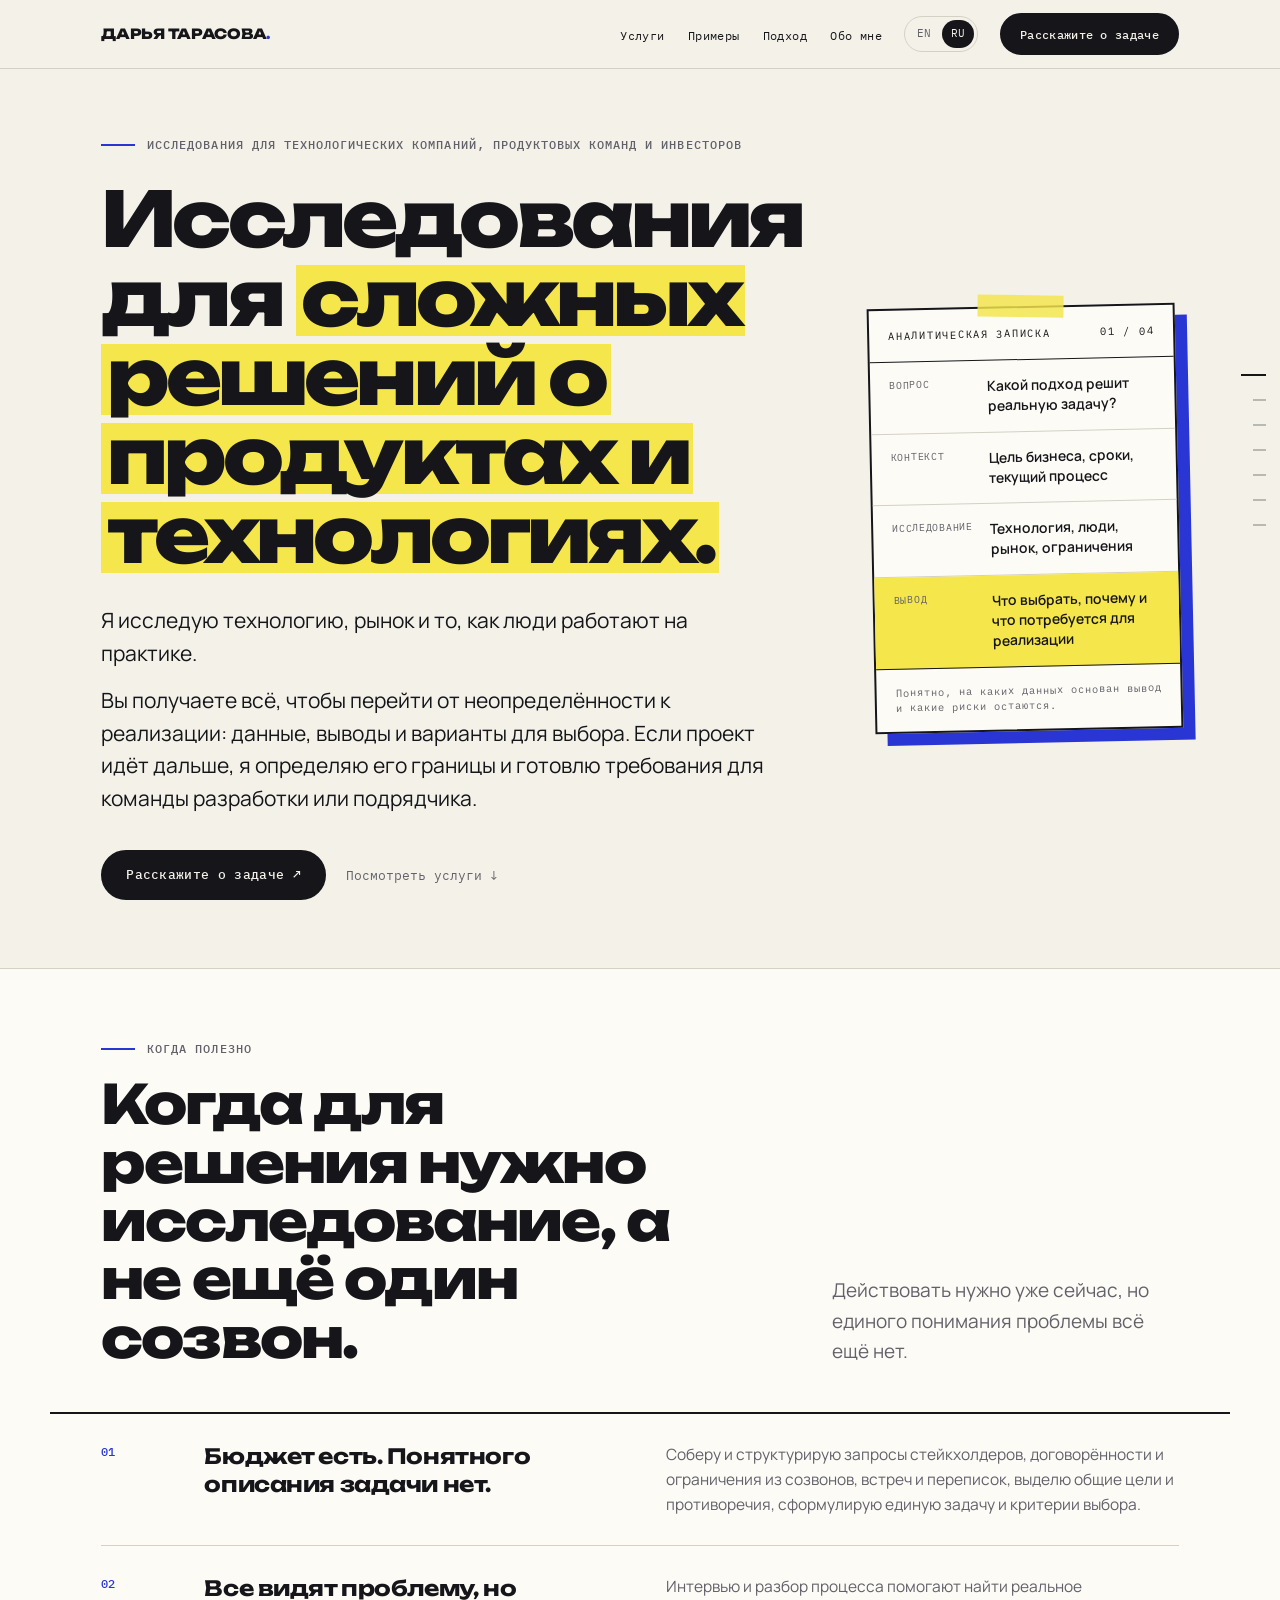
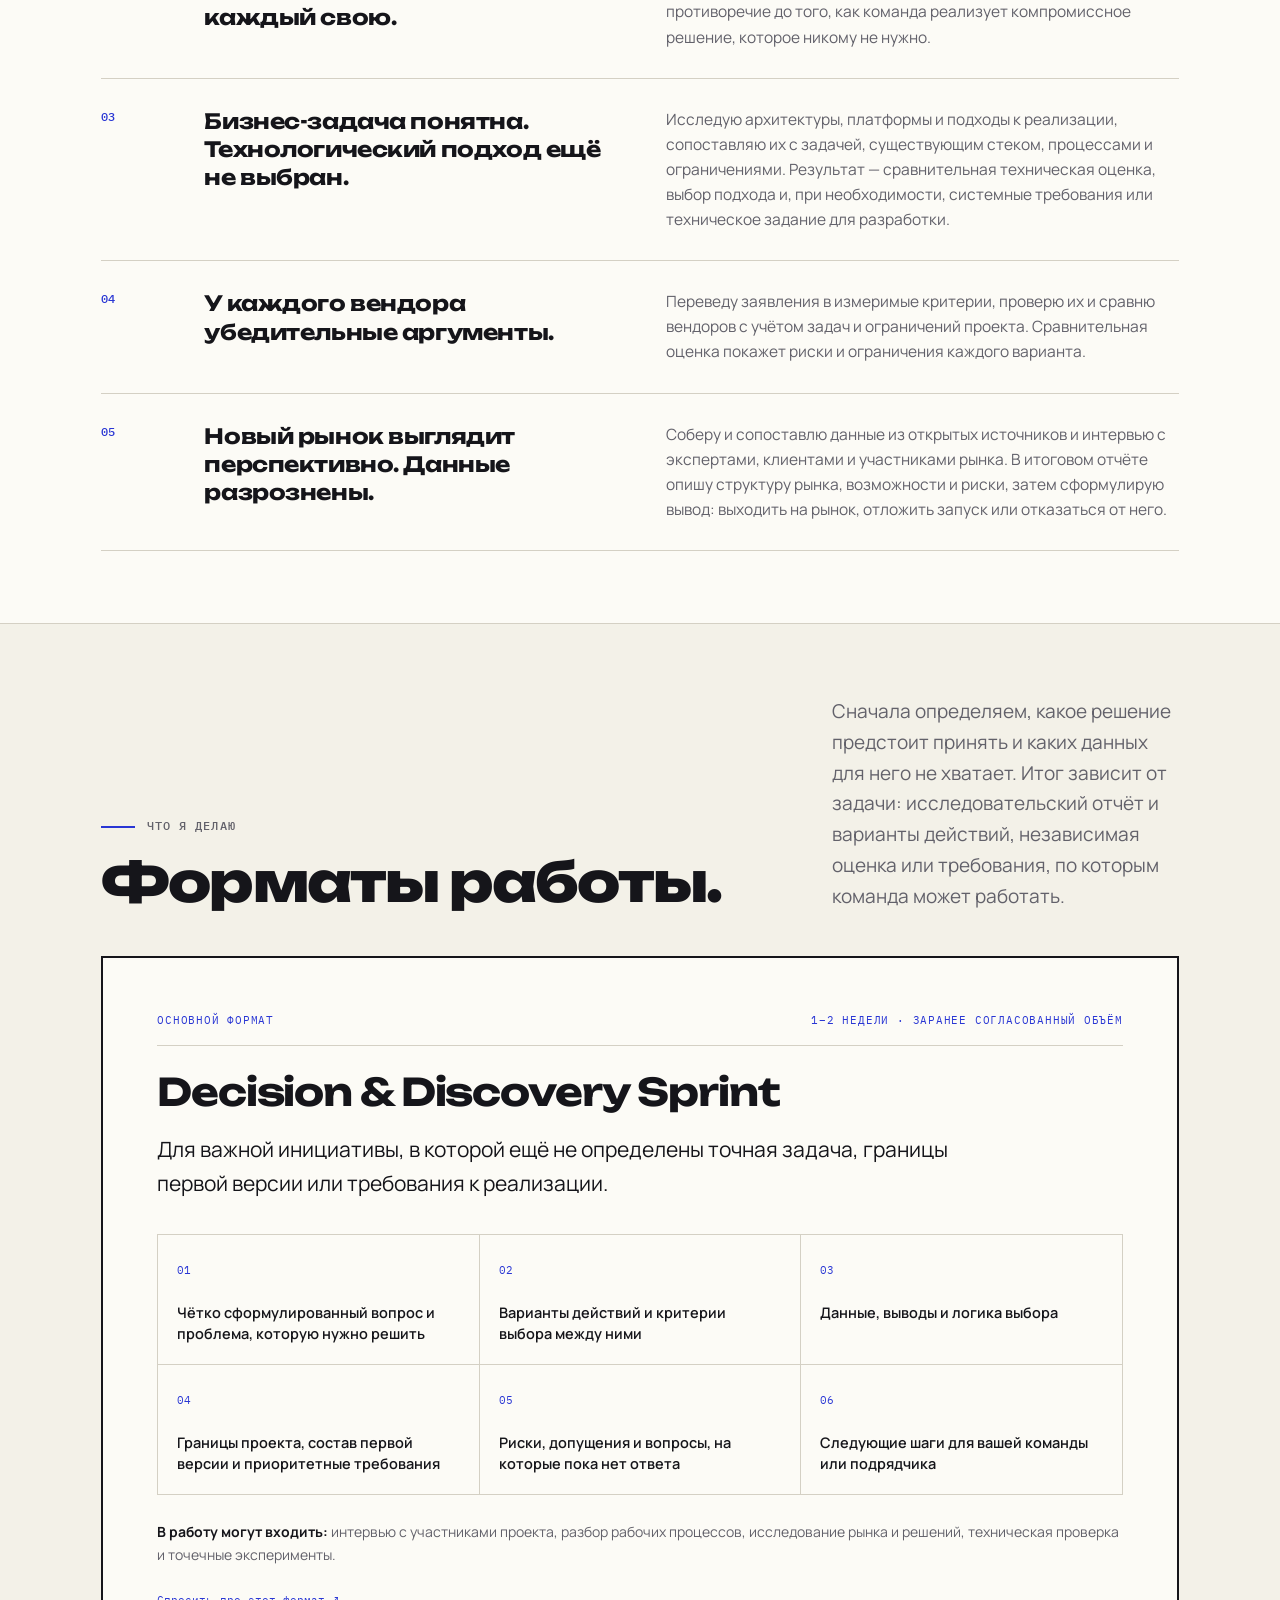
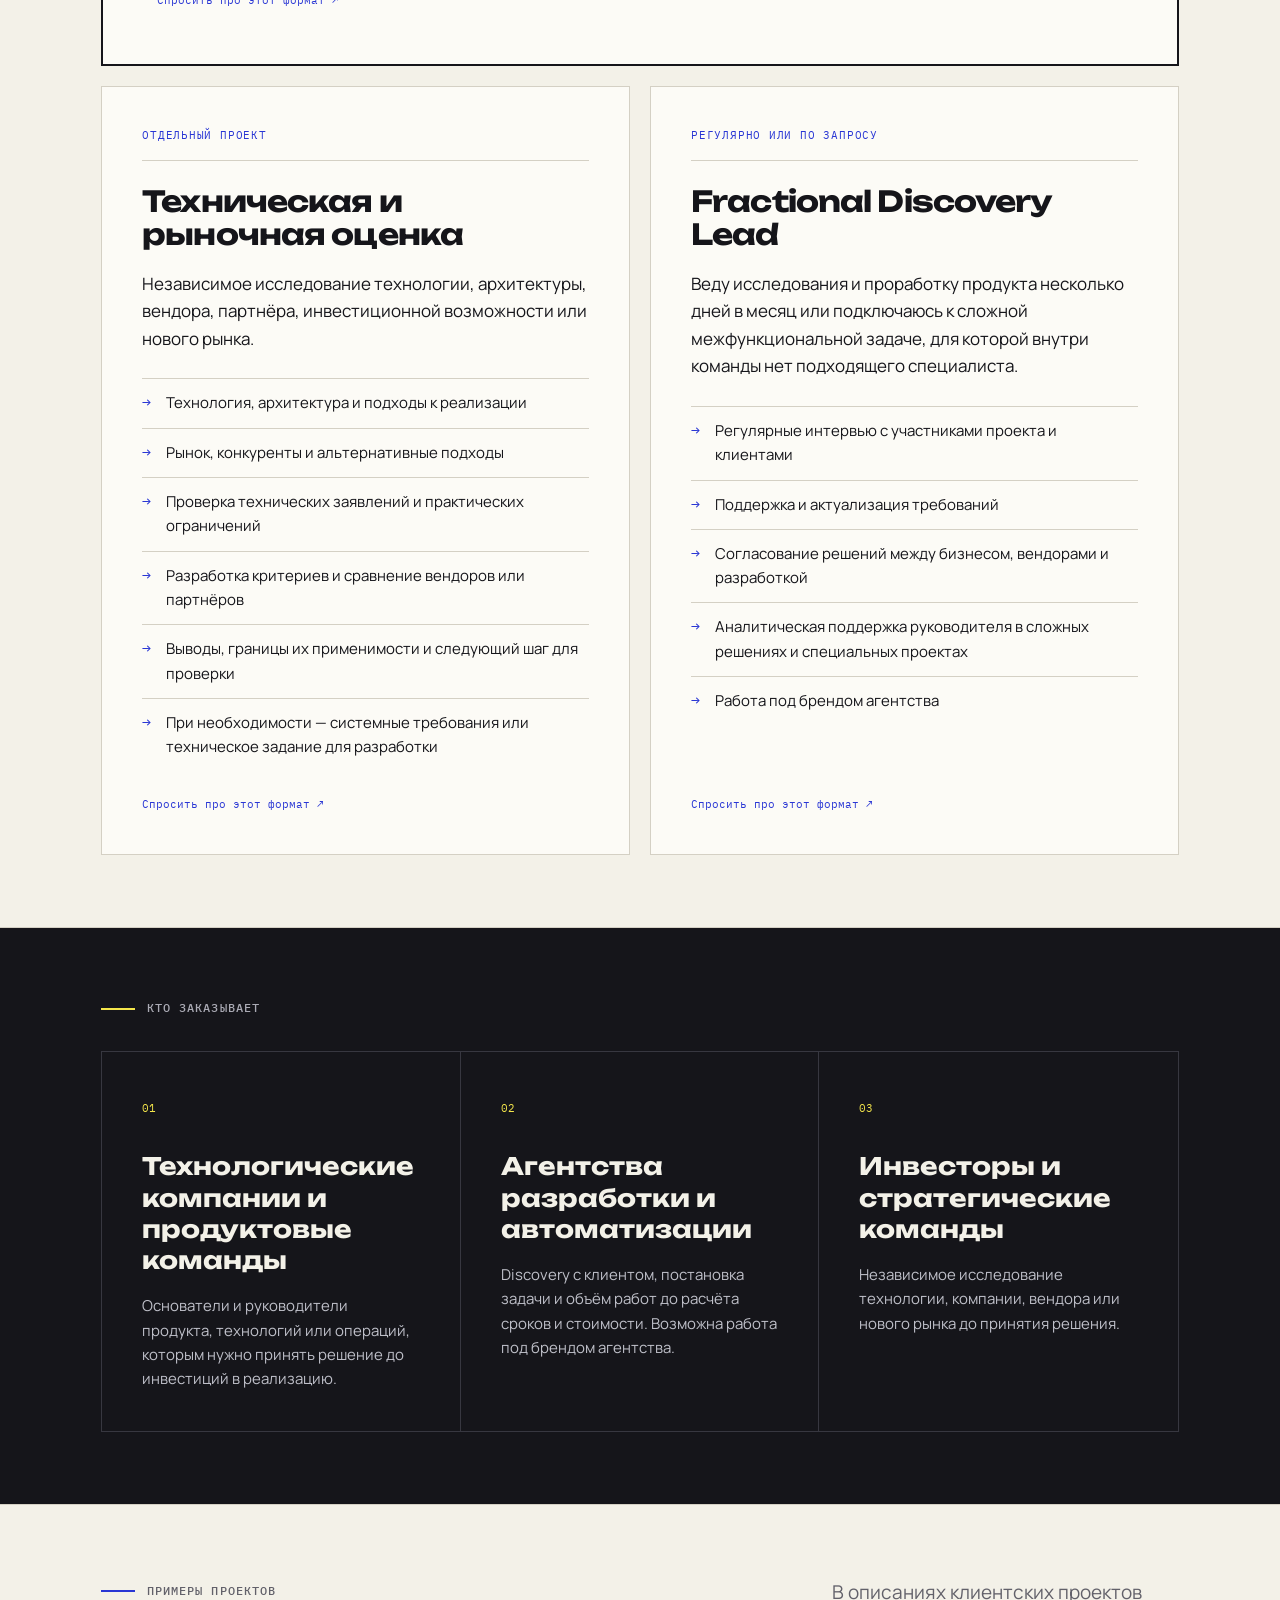
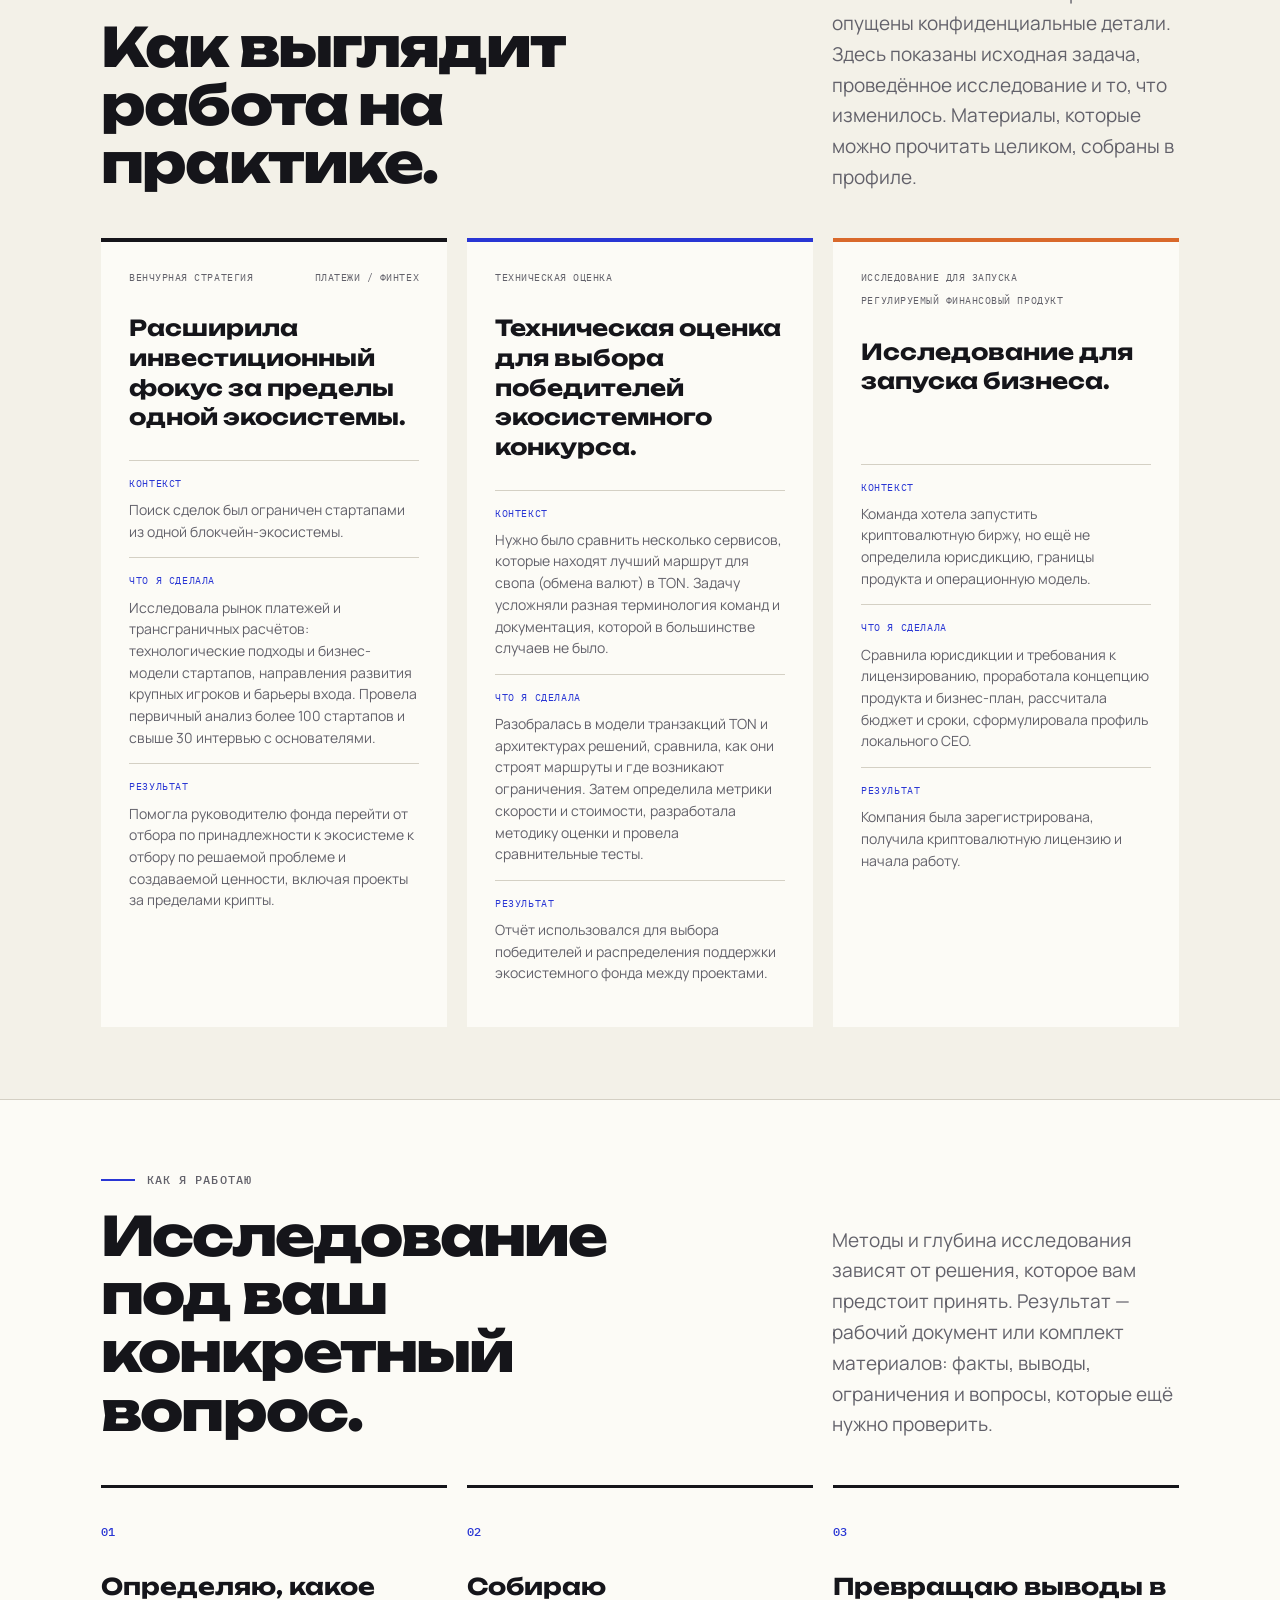
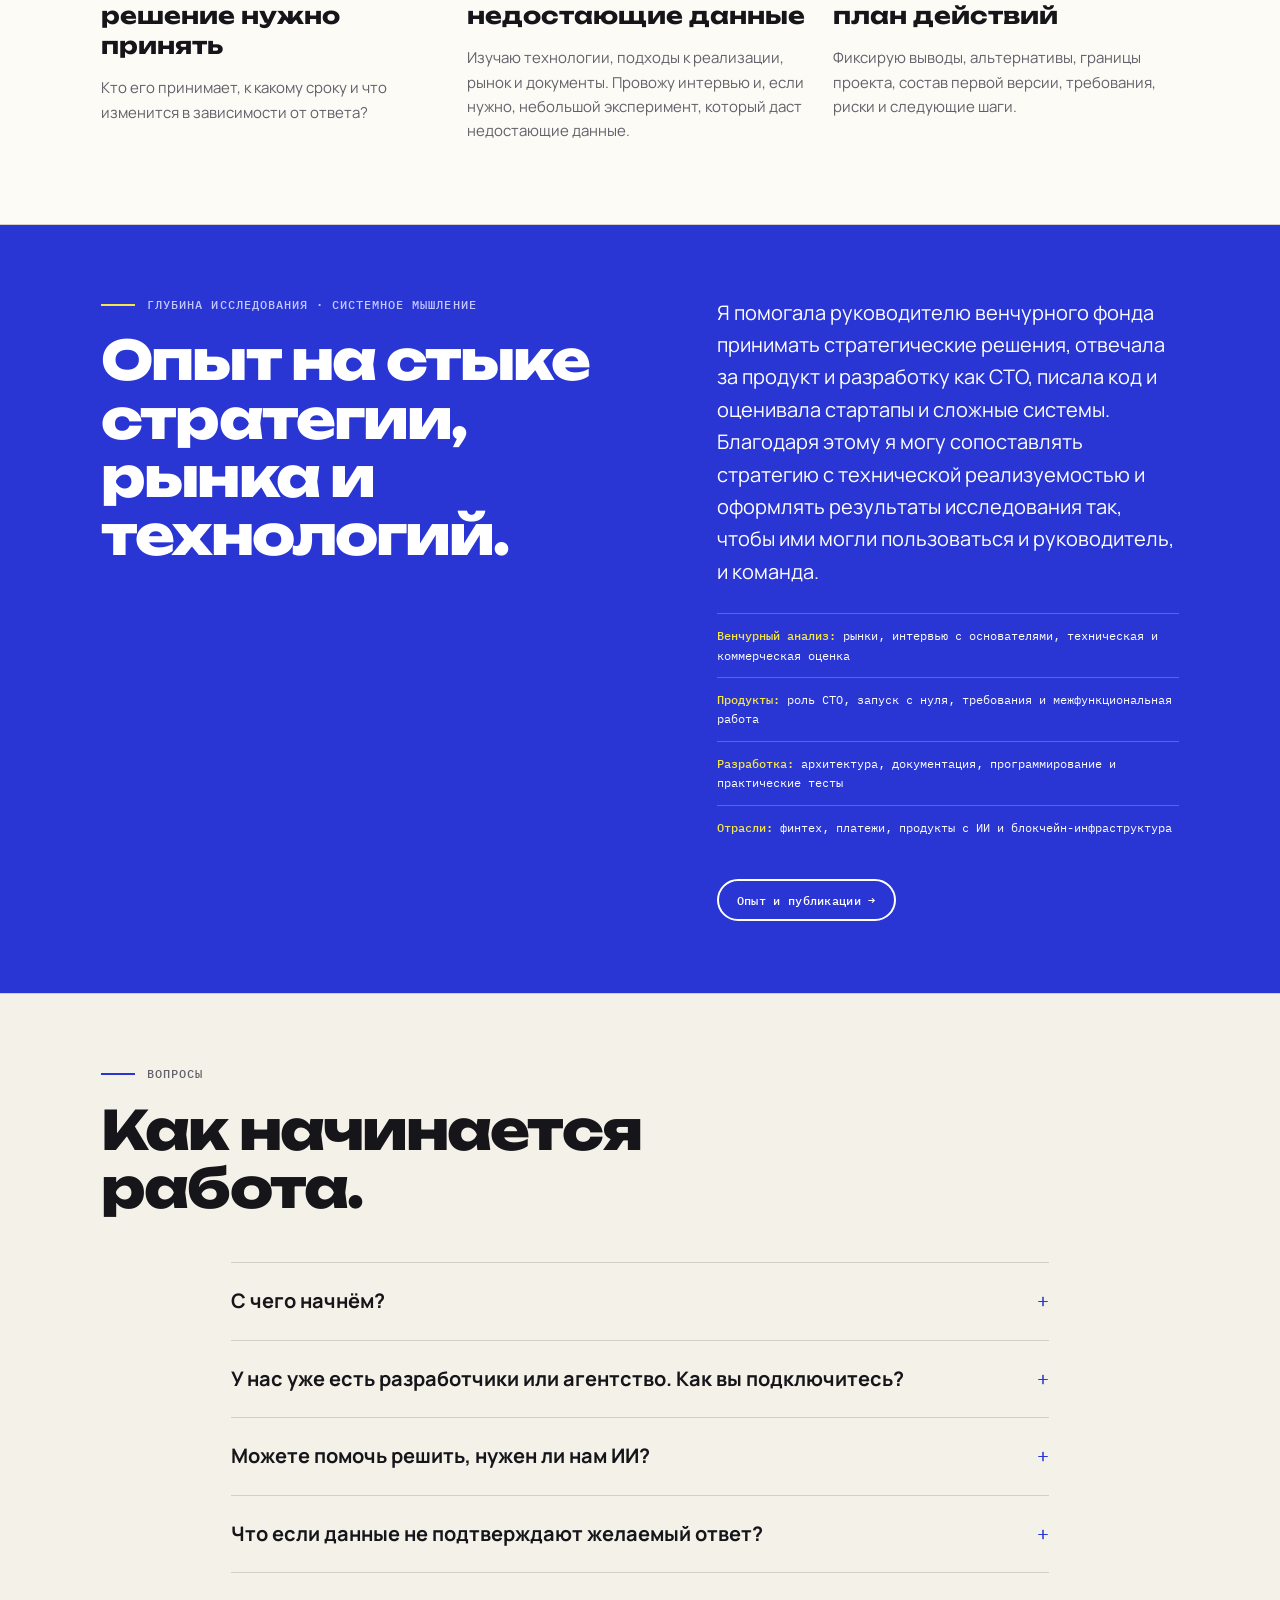
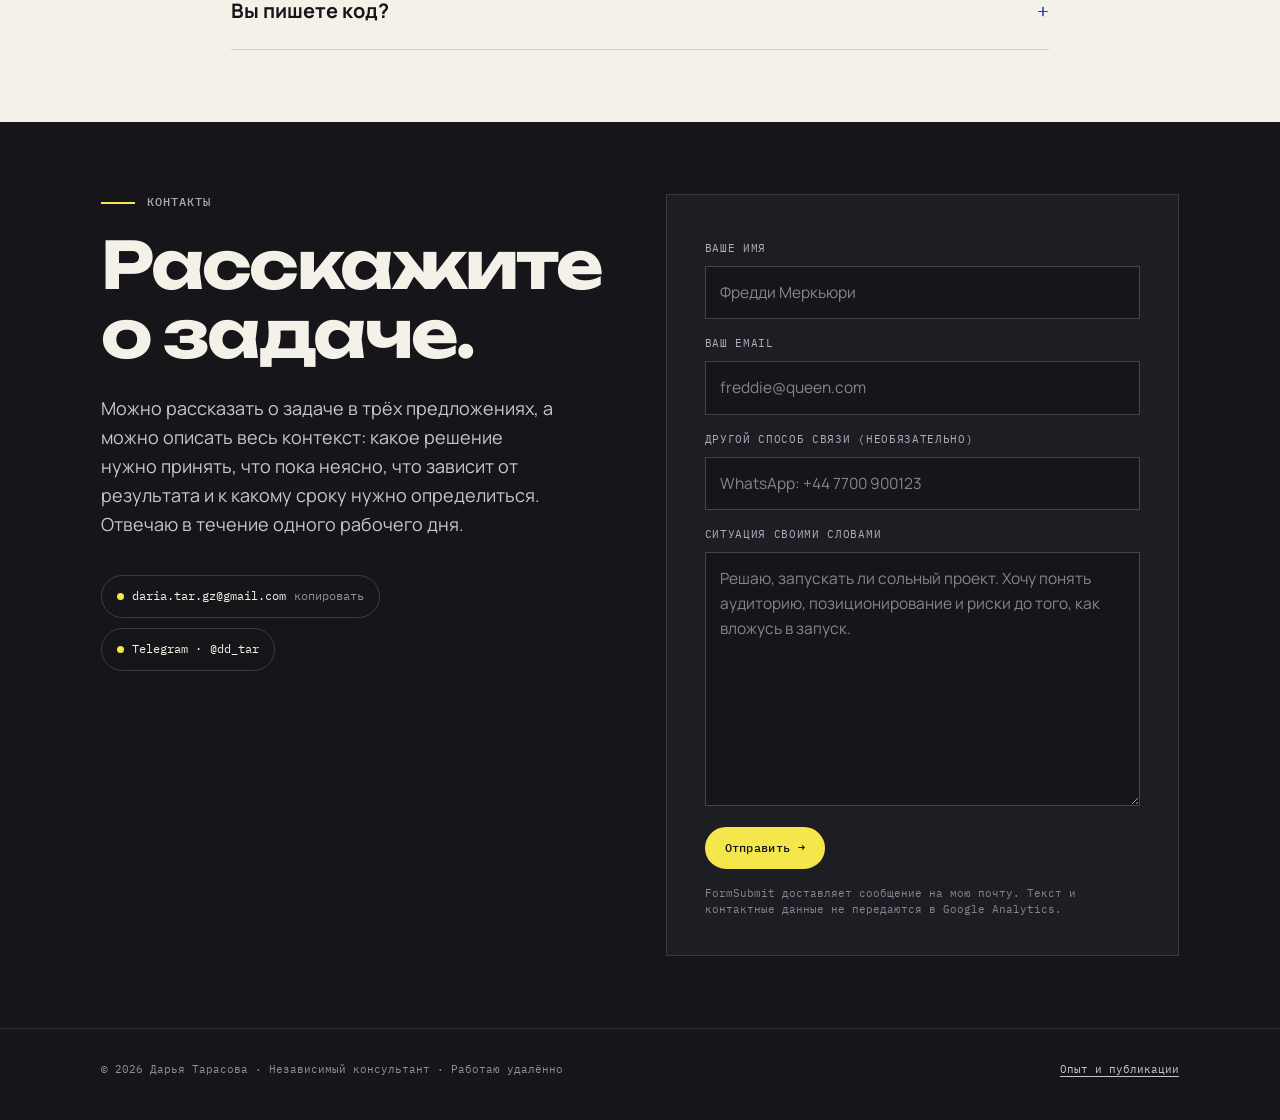
<file: ru/index.html>
<!DOCTYPE html>
<html lang="ru">
<head>
<script defer src="../main.js?v=20260811c"></script>
<meta charset="UTF-8">
<meta name="viewport" content="width=device-width, initial-scale=1.0">
<link rel="icon" href="../favicon.ico?v=3" sizes="48x48">
<link rel="icon" href="../favicon.svg?v=3" sizes="any" type="image/svg+xml">
<link rel="apple-touch-icon" href="../apple-touch-icon.png?v=3">
<link rel="manifest" href="../site.webmanifest?v=3">
<meta name="theme-color" content="#F3F1E8">

<title>Дарья Тарасова — независимый исследователь и консультант по стратегии</title>
<meta name="description" content="Независимый исследователь и консультант по стратегии: исследования продуктов, технологий и рынков, оценка вариантов и требования к реализации.">
<link rel="canonical" href="https://ddtar.xyz/ru/">
<link rel="alternate" hreflang="en" href="https://ddtar.xyz/">
<link rel="alternate" hreflang="ru" href="https://ddtar.xyz/ru/">
<link rel="alternate" hreflang="x-default" href="https://ddtar.xyz/">
<meta name="robots" content="index, follow, max-snippet:-1, max-image-preview:large">

<meta property="og:type" content="website">
<meta property="og:locale" content="ru_RU">
<meta property="og:locale:alternate" content="en_US">
<meta property="og:url" content="https://ddtar.xyz/ru/">
<meta property="og:site_name" content="Дарья Тарасова">
<meta property="og:title" content="Исследования для сложных решений о продуктах и технологиях.">
<meta property="og:description" content="Технические и стратегические исследования: данные, выводы, варианты, риски и требования для команды.">
<meta property="og:image" content="https://ddtar.xyz/og.png">
<meta property="og:image:width" content="1200">
<meta property="og:image:height" content="630">
<meta property="og:image:alt" content="Дарья Тарасова — исследования для сложных решений о продуктах и технологиях.">
<meta name="twitter:card" content="summary_large_image">
<meta name="twitter:image" content="https://ddtar.xyz/og.png">
<meta name="twitter:title" content="Дарья Тарасова — исследования и стратегический консалтинг">
<meta name="twitter:description" content="Технические и стратегические исследования: данные, выводы, варианты, риски и требования для команды.">

<link rel="preconnect" href="https://fonts.googleapis.com">
<link rel="preconnect" href="https://fonts.gstatic.com" crossorigin>
<link href="https://fonts.googleapis.com/css2?family=Unbounded:wght@500;700;800&family=Manrope:wght@400;500;600;700&family=IBM+Plex+Mono:wght@400;500&display=swap" rel="stylesheet">
<link rel="stylesheet" href="../styles.css?v=20260808c">

<script type="application/ld+json">
{
  "@context": "https://schema.org",
  "@graph": [
    {
      "@type": "Person",
      "@id": "https://ddtar.xyz/#person",
      "name": "Дарья Тарасова",
      "alternateName": ["Daria Tarasova", "Daya"],
      "url": "https://ddtar.xyz/ru/",
      "email": "mailto:daria.tar.gz@gmail.com",
      "jobTitle": "Независимый исследователь и консультант по стратегии",
      "description": "Независимый исследователь и консультант по стратегии. Исследую продукты, технологии, вендоров и рынки, готовлю техническую оценку, границы проекта и требования к реализации.",
      "knowsLanguage": ["ru", "en"],
      "knowsAbout": [
        "product discovery",
        "интервью с участниками проекта",
        "сбор требований",
        "бизнес-анализ",
        "исследование рынка",
        "техническая оценка",
        "оценка вендоров",
        "венчурный анализ",
        "финтех",
        "искусственный интеллект",
        "блокчейн-инфраструктура"
      ],
      "sameAs": [
        "https://t.me/dd_tar",
        "https://doi.org/10.17587/it.31.258-270",
        "https://medium.com/@daria.tar.gz"
      ]
    },
    {
      "@type": "ProfessionalService",
      "@id": "https://ddtar.xyz/#service",
      "name": "Дарья Тарасова — исследования и проработка цифровых продуктов",
      "url": "https://ddtar.xyz/ru/",
      "provider": { "@id": "https://ddtar.xyz/#person" },
      "areaServed": "Worldwide",
      "availableLanguage": ["ru", "en"],
      "serviceType": "Исследования, проработка цифровых продуктов и техническая оценка",
      "hasOfferCatalog": {
        "@type": "OfferCatalog",
        "name": "Услуги",
        "itemListElement": [
          { "@type": "Offer", "itemOffered": { "@type": "Service", "name": "Decision & Discovery Sprint", "description": "Проект на одну-две недели: чётко сформулированная задача, данные, выводы, варианты действий, границы первой версии, требования и риски." } },
          { "@type": "Offer", "itemOffered": { "@type": "Service", "name": "Техническая и рыночная оценка", "description": "Независимое исследование технологии, архитектуры, вендора, партнёра, инвестиционной возможности или нового рынка с критериями для сравнения вариантов и, при необходимости, требованиями для разработки." } },
          { "@type": "Offer", "itemOffered": { "@type": "Service", "name": "Fractional Discovery Lead", "description": "Регулярные или разовые исследования, проработка продукта и аналитическая поддержка руководителя в межфункциональных задачах." } }
        ]
      }
    },
    {
      "@type": "WebSite",
      "@id": "https://ddtar.xyz/#website",
      "url": "https://ddtar.xyz/ru/",
      "name": "Дарья Тарасова",
      "inLanguage": "ru",
      "publisher": { "@id": "https://ddtar.xyz/#person" }
    },
    {
      "@type": "FAQPage",
      "@id": "https://ddtar.xyz/ru/#faq",
      "inLanguage": "ru",
      "mainEntity": [
        {
          "@type": "Question",
          "name": "С чего начинается работа?",
          "acceptedAnswer": { "@type": "Answer", "text": "Начинаем с короткой встречи: уточняем, какое решение нужно принять, почему оно важно и что уже известно. Если задачу можно проработать за одну-две недели, я предложу Decision & Discovery Sprint с заранее согласованными результатами и стоимостью." }
        },
        {
          "@type": "Question",
          "name": "Вы можете работать с нашей командой разработки или агентством?",
          "acceptedAnswer": { "@type": "Answer", "text": "Да. Обычно я подключаюсь до начала реализации или на раннем этапе: уточняю задачу, провожу интервью, сравниваю варианты и готовлю требования для команды. Могу работать напрямую с вашей командой или под брендом агентства." }
        },
        {
          "@type": "Question",
          "name": "Вы можете помочь решить, нужен ли нам ИИ?",
          "acceptedAnswer": { "@type": "Answer", "text": "Да. Сначала я выясняю, какую задачу должен решить ИИ, и сравниваю его с более простыми вариантами. Если ИИ действительно уместен, помогаю выбрать сценарий для пилота и определить критерии успеха. Если нет, прямо рекомендую более простое решение." }
        },
        {
          "@type": "Question",
          "name": "Что если данные не подтверждают желаемый ответ?",
          "acceptedAnswer": { "@type": "Answer", "text": "Я скажу об этом прямо и покажу, на каких данных основан вывод. Если ответа пока нет, предложу, какие данные собрать или какой эксперимент провести." }
        }
      ]
    }
  ]
}
</script>
</head>
<body>

<header class="nav">
  <div class="wrap nav-inner">
    <a class="logo" href="./" aria-label="Дарья Тарасова — главная">ДАРЬЯ ТАРАСОВА<span>.</span></a>
    <nav aria-label="Основная навигация">
      <ul class="nav-links">
        <li><a href="#work">Услуги</a></li>
        <li><a href="#evidence">Примеры</a></li>
        <li><a href="#approach">Подход</a></li>
        <li><a href="about/">Обо мне</a></li>
      </ul>
    </nav>
    <div class="lang" aria-label="Язык">
      <a href="../" hreflang="en">EN</a>
      <a href="./" aria-current="true" hreflang="ru">RU</a>
    </div>
    <a class="btn nav-cta" href="#contact" data-track="header_contact">Расскажите о задаче</a>
  </div>
</header>

<nav class="section-rail" aria-label="Разделы страницы">
  <a href="#top" data-section-link="top" data-label="Введение" aria-label="Введение"></a>
  <a href="#when" data-section-link="when" data-label="Когда полезно" aria-label="Когда полезно"></a>
  <a href="#work" data-section-link="work" data-label="Услуги" aria-label="Услуги"></a>
  <a href="#evidence" data-section-link="evidence" data-label="Примеры" aria-label="Примеры"></a>
  <a href="#approach" data-section-link="approach" data-label="Подход" aria-label="Подход"></a>
  <a href="#about" data-section-link="about" data-label="Профиль" aria-label="Профиль"></a>
  <a href="#contact" data-section-link="contact" data-label="Контакт" aria-label="Контакт"></a>
</nav>

<main>
  <section class="hero" id="top">
    <div class="wrap hero-grid">
      <div class="hero-copy">
        <p class="eyebrow">Исследования для технологических компаний, продуктовых команд и инвесторов</p>
        <h1>Исследования для <span class="marker">сложных решений о продуктах и технологиях.</span></h1>
        <p class="hero-sub">
          <span class="hero-sub-block">Я исследую технологию, рынок и то, как люди работают на практике.</span>
          <span class="hero-sub-block">Вы получаете всё, чтобы перейти от неопределённости к реализации: данные, выводы и варианты для выбора. Если проект идёт дальше, я определяю его границы и готовлю требования для команды разработки или подрядчика.</span>
        </p>
        <div class="hero-actions">
          <a class="btn btn-large" href="#contact" data-track="hero_contact">Расскажите о задаче ↗</a>
          <a class="text-link" href="#work">Посмотреть услуги ↓</a>
        </div>
      </div>

      <aside class="decision-card" aria-label="Пример краткого обоснования решения">
        <div class="decision-card-head">
          <span>АНАЛИТИЧЕСКАЯ ЗАПИСКА</span><span>01 / 04</span>
        </div>
        <dl>
          <div><dt>Вопрос</dt><dd>Какой подход решит реальную задачу?</dd></div>
          <div><dt>Контекст</dt><dd>Цель бизнеса, сроки, текущий процесс</dd></div>
          <div><dt>Исследование</dt><dd>Технология, люди, рынок, ограничения</dd></div>
          <div class="decision-output"><dt>Вывод</dt><dd>Что выбрать, почему и что потребуется для реализации</dd></div>
        </dl>
        <p class="decision-note">Понятно, на каких данных основан вывод и какие риски остаются.</p>
      </aside>
    </div>
  </section>

  <section class="trigger-section" id="when">
    <div class="wrap split-head">
      <div>
        <p class="eyebrow">Когда полезно</p>
        <h2>Когда для решения нужно исследование, а не ещё один созвон.</h2>
      </div>
      <p class="section-intro">Действовать нужно уже сейчас, но единого понимания проблемы всё ещё нет.</p>
    </div>
    <div class="wrap indexed-list">
      <article class="indexed-item reveal">
        <span class="index">01</span>
        <h3>Бюджет есть. Понятного описания задачи нет.</h3>
        <p>Соберу и структурирую запросы стейкхолдеров, договорённости и ограничения из созвонов, встреч и переписок, выделю общие цели и противоречия, сформулирую единую задачу и критерии выбора.</p>
      </article>
      <article class="indexed-item reveal">
        <span class="index">02</span>
        <h3>Все видят проблему, но каждый свою.</h3>
        <p>Интервью и разбор процесса помогают найти реальное противоречие до того, как команда реализует компромиссное решение, которое никому не нужно.</p>
      </article>
      <article class="indexed-item reveal">
        <span class="index">03</span>
        <h3>Бизнес-задача понятна. Технологический подход ещё не выбран.</h3>
        <p>Исследую архитектуры, платформы и подходы к реализации, сопоставляю их с задачей, существующим стеком, процессами и ограничениями. Результат — сравнительная техническая оценка, выбор подхода и, при необходимости, системные требования или техническое задание для разработки.</p>
      </article>
      <article class="indexed-item reveal">
        <span class="index">04</span>
        <h3>У каждого вендора убедительные аргументы.</h3>
        <p>Переведу заявления в измеримые критерии, проверю их и сравню вендоров с учётом задач и ограничений проекта. Сравнительная оценка покажет риски и ограничения каждого варианта.</p>
      </article>
      <article class="indexed-item reveal">
        <span class="index">05</span>
        <h3>Новый рынок выглядит перспективно. Данные разрознены.</h3>
        <p>Соберу и сопоставлю данные из открытых источников и интервью с экспертами, клиентами и участниками рынка. В итоговом отчёте опишу структуру рынка, возможности и риски, затем сформулирую вывод: выходить на рынок, отложить запуск или отказаться от него.</p>
      </article>
    </div>
  </section>

  <section id="work">
    <div class="wrap split-head">
      <div>
        <p class="eyebrow">Что я делаю</p>
        <h2>Форматы работы.</h2>
      </div>
      <p class="section-intro">Сначала определяем, какое решение предстоит принять и каких данных для него не хватает. Итог зависит от задачи: исследовательский отчёт и варианты действий, независимая оценка или требования, по которым команда может работать.</p>
    </div>

    <div class="wrap offer-grid">
      <a class="offer offer-primary reveal" href="#contact" data-track="service_discovery_sprint" aria-label="Спросить про Decision and Discovery Sprint">
        <div class="offer-topline">
          <span>Основной формат</span><span>1–2 недели · заранее согласованный объём</span>
        </div>
        <h3>Decision &amp; Discovery Sprint</h3>
        <p class="offer-lead">Для важной инициативы, в которой ещё не определены точная задача, границы первой версии или требования к реализации.</p>
        <div class="deliverables" aria-label="Результаты спринта">
          <div><span>01</span><p>Чётко сформулированный вопрос и проблема, которую нужно решить</p></div>
          <div><span>02</span><p>Варианты действий и критерии выбора между ними</p></div>
          <div><span>03</span><p>Данные, выводы и логика выбора</p></div>
          <div><span>04</span><p>Границы проекта, состав первой версии и приоритетные требования</p></div>
          <div><span>05</span><p>Риски, допущения и вопросы, на которые пока нет ответа</p></div>
          <div><span>06</span><p>Следующие шаги для вашей команды или подрядчика</p></div>
        </div>
        <p class="method-line"><strong>В работу могут входить:</strong> интервью с участниками проекта, разбор рабочих процессов, исследование рынка и решений, техническая проверка и точечные эксперименты.</p>
        <span class="offer-cta">Спросить про этот формат ↗</span>
      </a>

      <a class="offer reveal" href="#contact" data-track="service_technical_assessment" aria-label="Спросить про техническую и рыночную оценку">
        <div class="offer-topline"><span>Отдельный проект</span></div>
        <h3>Техническая и рыночная оценка</h3>
        <p>Независимое исследование технологии, архитектуры, вендора, партнёра, инвестиционной возможности или нового рынка.</p>
        <ul class="clean-list">
          <li>Технология, архитектура и подходы к реализации</li>
          <li>Рынок, конкуренты и альтернативные подходы</li>
          <li>Проверка технических заявлений и практических ограничений</li>
          <li>Разработка критериев и сравнение вендоров или партнёров</li>
          <li>Выводы, границы их применимости и следующий шаг для проверки</li>
          <li>При необходимости — системные требования или техническое задание для разработки</li>
        </ul>
        <span class="offer-cta">Спросить про этот формат ↗</span>
      </a>

      <a class="offer reveal" href="#contact" data-track="service_fractional_discovery" aria-label="Спросить про регулярную поддержку исследований">
        <div class="offer-topline"><span>Регулярно или по запросу</span></div>
        <h3>Fractional Discovery Lead</h3>
        <p>Веду исследования и проработку продукта несколько дней в месяц или подключаюсь к сложной межфункциональной задаче, для которой внутри команды нет подходящего специалиста.</p>
        <ul class="clean-list">
          <li>Регулярные интервью с участниками проекта и клиентами</li>
          <li>Поддержка и актуализация требований</li>
          <li>Согласование решений между бизнесом, вендорами и разработкой</li>
          <li>Аналитическая поддержка руководителя в сложных решениях и специальных проектах</li>
          <li>Работа под брендом агентства</li>
        </ul>
        <span class="offer-cta">Спросить про этот формат ↗</span>
      </a>
    </div>
  </section>

  <section class="buyers-section" id="buyers">
    <div class="wrap">
      <p class="eyebrow">Кто заказывает</p>
      <div class="buyer-grid">
        <article class="buyer reveal">
          <span>01</span>
          <h3>Технологические компании и продуктовые команды</h3>
          <p>Основатели и руководители продукта, технологий или операций, которым нужно принять решение до инвестиций в реализацию.</p>
        </article>
        <article class="buyer reveal">
          <span>02</span>
          <h3>Агентства разработки и автоматизации</h3>
          <p>Discovery с клиентом, постановка задачи и объём работ до расчёта сроков и стоимости. Возможна работа под брендом агентства.</p>
        </article>
        <article class="buyer reveal">
          <span>03</span>
          <h3>Инвесторы и стратегические команды</h3>
          <p>Независимое исследование технологии, компании, вендора или нового рынка до принятия решения.</p>
        </article>
      </div>
    </div>
  </section>

  <section id="evidence">
    <div class="wrap split-head">
      <div>
        <p class="eyebrow">Примеры проектов</p>
        <h2>Как выглядит работа на практике.</h2>
      </div>
      <p class="section-intro">В описаниях клиентских проектов опущены конфиденциальные детали. Здесь показаны исходная задача, проведённое исследование и то, что изменилось. Материалы, которые можно прочитать целиком, собраны в профиле.</p>
    </div>

    <div class="wrap case-grid">
      <article class="case reveal">
        <div class="case-meta"><span>Венчурная стратегия</span><span>Платежи / финтех</span></div>
        <h3>Расширила инвестиционный фокус за пределы одной экосистемы.</h3>
        <dl>
          <div><dt>Контекст</dt><dd>Поиск сделок был ограничен стартапами из одной блокчейн-экосистемы.</dd></div>
          <div><dt>Что я сделала</dt><dd>Исследовала рынок платежей и трансграничных расчётов: технологические подходы и бизнес-модели стартапов, направления развития крупных игроков и барьеры входа. Провела первичный анализ более 100 стартапов и свыше 30 интервью с основателями.</dd></div>
          <div><dt>Результат</dt><dd>Помогла руководителю фонда перейти от отбора по принадлежности к экосистеме к отбору по решаемой проблеме и создаваемой ценности, включая проекты за пределами крипты.</dd></div>
        </dl>
      </article>

      <article class="case reveal">
        <div class="case-meta"><span>Техническая оценка</span></div>
        <h3>Техническая оценка для выбора победителей экосистемного конкурса.</h3>
        <dl>
          <div><dt>Контекст</dt><dd>Нужно было сравнить несколько сервисов, которые находят лучший маршрут для свопа (обмена валют) в TON. Задачу усложняли разная терминология команд и документация, которой в большинстве случаев не было.</dd></div>
          <div><dt>Что я сделала</dt><dd>Разобралась в модели транзакций TON и архитектурах решений, сравнила, как они строят маршруты и где возникают ограничения. Затем определила метрики скорости и стоимости, разработала методику оценки и провела сравнительные тесты.</dd></div>
          <div><dt>Результат</dt><dd>Отчёт использовался для выбора победителей и распределения поддержки экосистемного фонда между проектами.</dd></div>
        </dl>
      </article>

      <article class="case reveal">
        <div class="case-meta"><span>Исследование для запуска</span><span>Регулируемый финансовый продукт</span></div>
        <h3>Исследование для запуска бизнеса.</h3>
        <dl>
          <div><dt>Контекст</dt><dd>Команда хотела запустить криптовалютную биржу, но ещё не определила юрисдикцию, границы продукта и операционную модель.</dd></div>
          <div><dt>Что я сделала</dt><dd>Сравнила юрисдикции и требования к лицензированию, проработала концепцию продукта и бизнес-план, рассчитала бюджет и сроки, сформулировала профиль локального CEO.</dd></div>
          <div><dt>Результат</dt><dd>Компания была зарегистрирована, получила криптовалютную лицензию и начала работу.</dd></div>
        </dl>
      </article>
    </div>
  </section>

  <section id="approach" class="approach-section">
    <div class="wrap split-head">
      <div>
        <p class="eyebrow">Как я работаю</p>
        <h2>Исследование под ваш конкретный вопрос.</h2>
      </div>
      <p class="section-intro">Методы и глубина исследования зависят от решения, которое вам предстоит принять. Результат — рабочий документ или комплект материалов: факты, выводы, ограничения и вопросы, которые ещё нужно проверить.</p>
    </div>

    <div class="wrap approach-grid">
      <article class="approach-step reveal">
        <span class="index">01</span>
        <h3>Определяю, какое решение нужно принять</h3>
        <p>Кто его принимает, к какому сроку и что изменится в зависимости от ответа?</p>
      </article>
      <article class="approach-step reveal">
        <span class="index">02</span>
        <h3>Собираю недостающие данные</h3>
        <p>Изучаю технологии, подходы к реализации, рынок и документы. Провожу интервью и, если нужно, небольшой эксперимент, который даст недостающие данные.</p>
      </article>
      <article class="approach-step reveal">
        <span class="index">03</span>
        <h3>Превращаю выводы в план действий</h3>
        <p>Фиксирую выводы, альтернативы, границы проекта, состав первой версии, требования, риски и следующие шаги.</p>
      </article>
    </div>
  </section>

  <section id="about" class="profile-teaser">
    <div class="wrap profile-grid">
      <div>
        <p class="eyebrow">Глубина исследования · системное мышление</p>
        <h2>Опыт на стыке стратегии, рынка и технологий.</h2>
      </div>
      <div class="profile-copy">
        <p>Я помогала руководителю венчурного фонда принимать стратегические решения, отвечала за продукт и разработку как CTO, писала код и оценивала стартапы и сложные системы. Благодаря этому я могу сопоставлять стратегию с технической реализуемостью и оформлять результаты исследования так, чтобы ими могли пользоваться и руководитель, и команда.</p>
        <ul class="profile-facts">
          <li><strong>Венчурный анализ:</strong> рынки, интервью с основателями, техническая и коммерческая оценка</li>
          <li><strong>Продукты:</strong> роль CTO, запуск с нуля, требования и межфункциональная работа</li>
          <li><strong>Разработка:</strong> архитектура, документация, программирование и практические тесты</li>
          <li><strong>Отрасли:</strong> финтех, платежи, продукты с ИИ и блокчейн-инфраструктура</li>
        </ul>
        <a class="btn btn-secondary" href="about/" data-track="profile_open">Опыт и публикации →</a>
      </div>
    </div>
  </section>

  <section id="faq">
    <div class="wrap split-head">
      <div>
        <p class="eyebrow">Вопросы</p>
        <h2>Как начинается работа.</h2>
      </div>
    </div>
    <div class="wrap faq">
      <details>
        <summary>С чего начнём?</summary>
        <p>С короткой встречи: уточним, какое решение нужно принять, почему оно важно и что уже известно. Если задачу можно проработать за одну-две недели, я предложу Decision &amp; Discovery Sprint с заранее согласованными результатами и стоимостью. Если лучше подойдёт другой формат, скажу об этом.</p>
      </details>
      <details>
        <summary>У нас уже есть разработчики или агентство. Как вы подключитесь?</summary>
        <p>Обычно я подключаюсь до начала реализации или на раннем этапе: уточняю задачу, провожу интервью, сравниваю варианты и готовлю требования. Могу работать напрямую с вашей командой или под брендом агентства.</p>
      </details>
      <details>
        <summary>Можете помочь решить, нужен ли нам ИИ?</summary>
        <p>Да. Сначала я выясняю, какую задачу должен решить ИИ, и сравниваю его с более простыми вариантами. Если ИИ действительно уместен, помогаю выбрать сценарий для пилота и определить критерии успеха. Если нет, прямо рекомендую более простое решение.</p>
      </details>
      <details>
        <summary>Что если данные не подтверждают желаемый ответ?</summary>
        <p>Я скажу об этом прямо и покажу, на каких данных основан вывод. Если ответа пока нет, предложу, какие данные собрать или какой эксперимент провести.</p>
      </details>
      <details>
        <summary>Вы пишете код?</summary>
        <p>По образованию я инженер-разработчик: читаю код, проверяю технические заявления и создаю собственные продукты. Этот опыт помогает мне в исследованиях и технической оценке, но я не подключаюсь к проектам как дополнительный разработчик на аутстаффе.</p>
      </details>
    </div>
  </section>

  <section class="contact" id="contact">
    <div class="wrap contact-grid">
      <div>
        <p class="eyebrow">Контакты</p>
        <h2>Расскажите о задаче.</h2>
        <p class="contact-intro">Можно рассказать о задаче в трёх предложениях, а можно описать весь контекст: какое решение нужно принять, что пока неясно, что зависит от результата и к какому сроку нужно определиться. Отвечаю в течение одного рабочего дня.</p>
        <div class="contact-links">
          <button class="contact-chip" id="copy-email" type="button" data-track="contact_email_copy">
            <span class="signal"></span><span id="email-text">daria.tar.gz@gmail.com</span><span id="copy-state">копировать</span>
          </button>
          <a class="contact-chip" id="tg-link" href="https://t.me/dd_tar" target="_blank" rel="noopener" data-track="contact_telegram">
            <span class="signal"></span>Telegram · <span id="tg-text">@dd_tar</span>
          </a>
        </div>
      </div>

      <form class="contact-form" id="task-form" action="https://formsubmit.co/daria.tar.gz@gmail.com" method="POST">
        <input type="hidden" name="_subject" value="Новый запрос — сайт консалтинга">
        <input type="hidden" name="_template" value="box">
        <input type="hidden" name="_captcha" value="false">
        <input type="hidden" name="_next" value="https://ddtar.xyz/ru/?sent=1#contact">
        <input class="honeypot" type="text" name="_honey" tabindex="-1" autocomplete="off" aria-hidden="true">
        <label for="f-name">Ваше имя</label>
        <input id="f-name" name="name" type="text" autocomplete="name" placeholder="Фредди Меркьюри" required>
        <label for="f-email">Ваш email</label>
        <input id="f-email" name="email" type="email" inputmode="email" autocomplete="email" spellcheck="false" placeholder="freddie@queen.com" required>
        <label for="f-backup">Другой способ связи (необязательно)</label>
        <input id="f-backup" name="alternative_contact" type="text" autocomplete="off" placeholder="WhatsApp: +44 7700 900123">
        <label for="f-task">Ситуация своими словами</label>
        <textarea id="f-task" name="message" rows="9" placeholder="Решаю, запускать ли сольный проект. Хочу понять аудиторию, позиционирование и риски до того, как вложусь в запуск." required></textarea>
        <button class="btn btn-submit" type="submit" data-track="contact_form_button">Отправить →</button>
        <div class="send-panel" id="sendpanel" hidden role="status" aria-live="polite">
          <p id="send-status"></p>
          <button class="send-panel-close" type="button" aria-label="Закрыть уведомление">×</button>
        </div>
        <p class="form-note">FormSubmit доставляет сообщение на мою почту. Текст и контактные данные не передаются в Google Analytics.</p>
      </form>
    </div>
  </section>
</main>

<footer>
  <div class="wrap footer-inner">
    <p>© <span data-current-year>2026</span> Дарья Тарасова · Независимый консультант · Работаю удалённо</p>
    <p><a href="about/">Опыт и публикации</a></p>
  </div>
</footer>

</body>
</html>
</file>
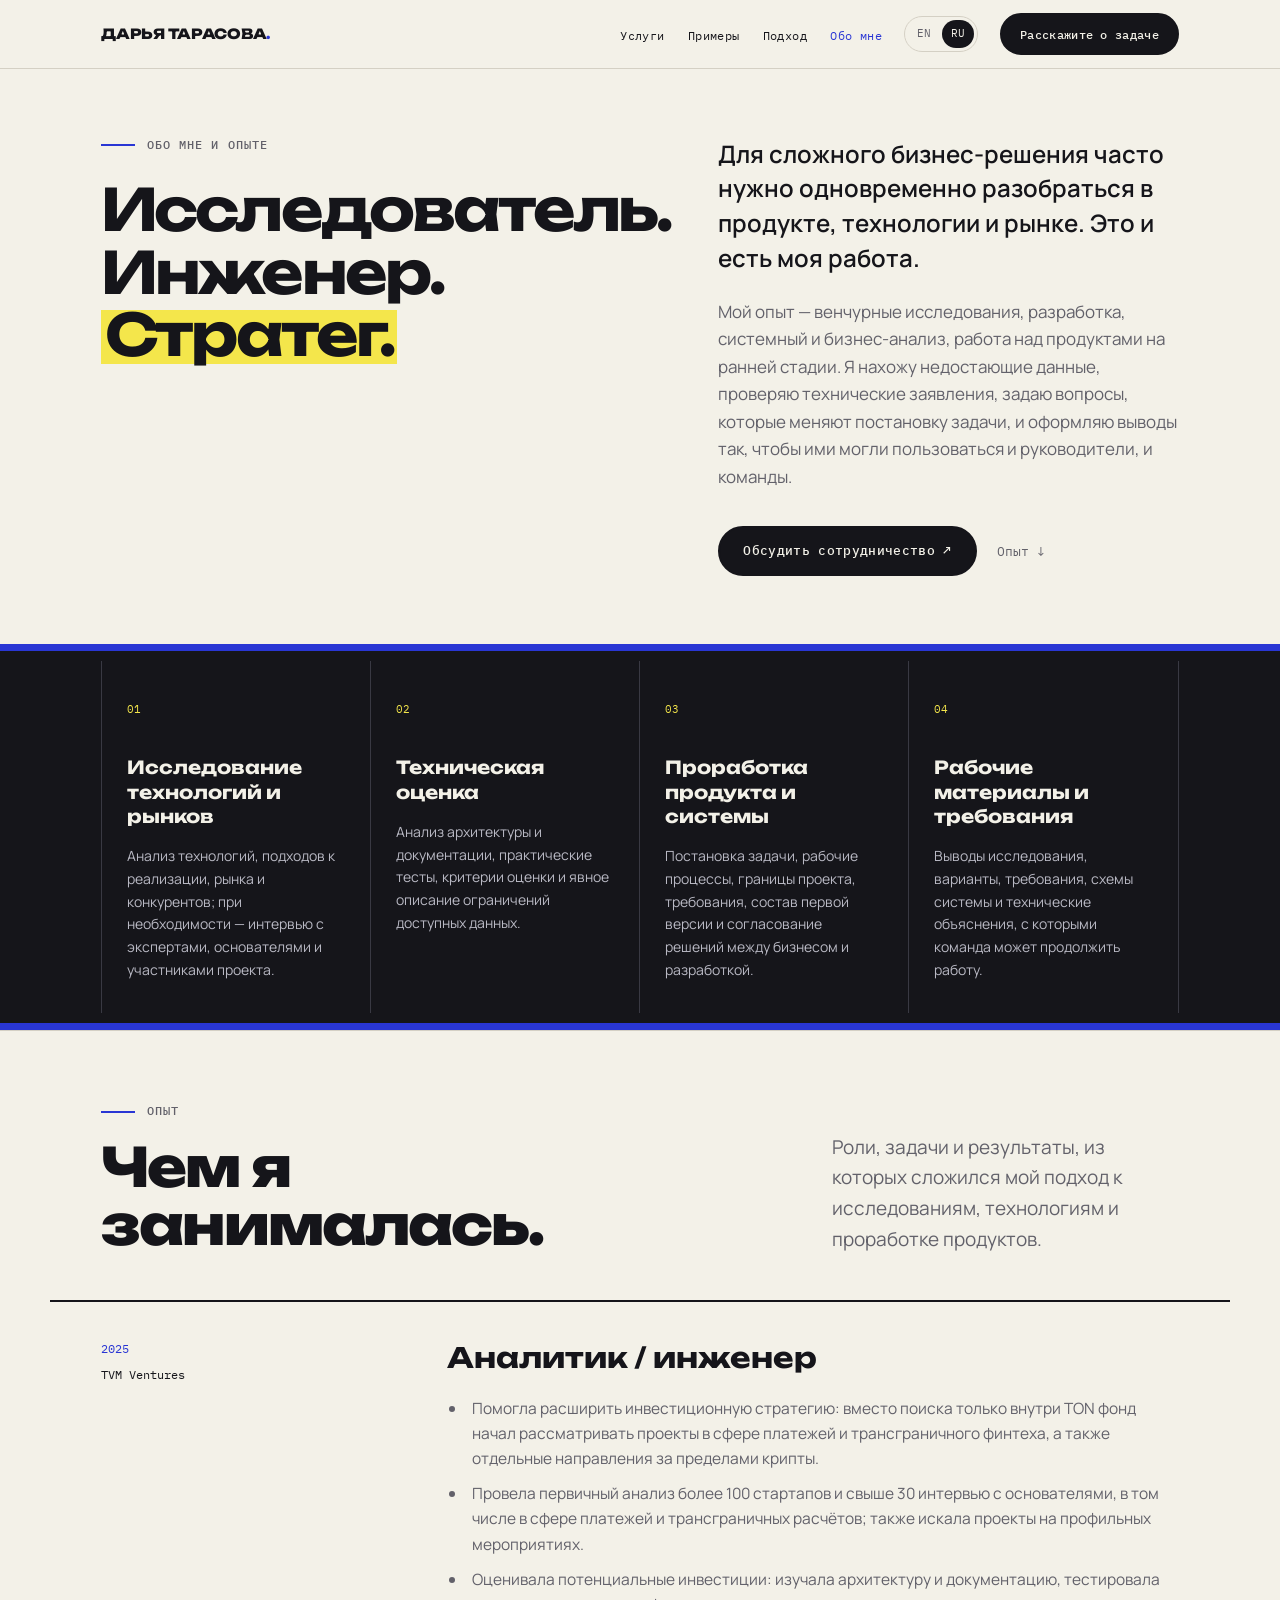
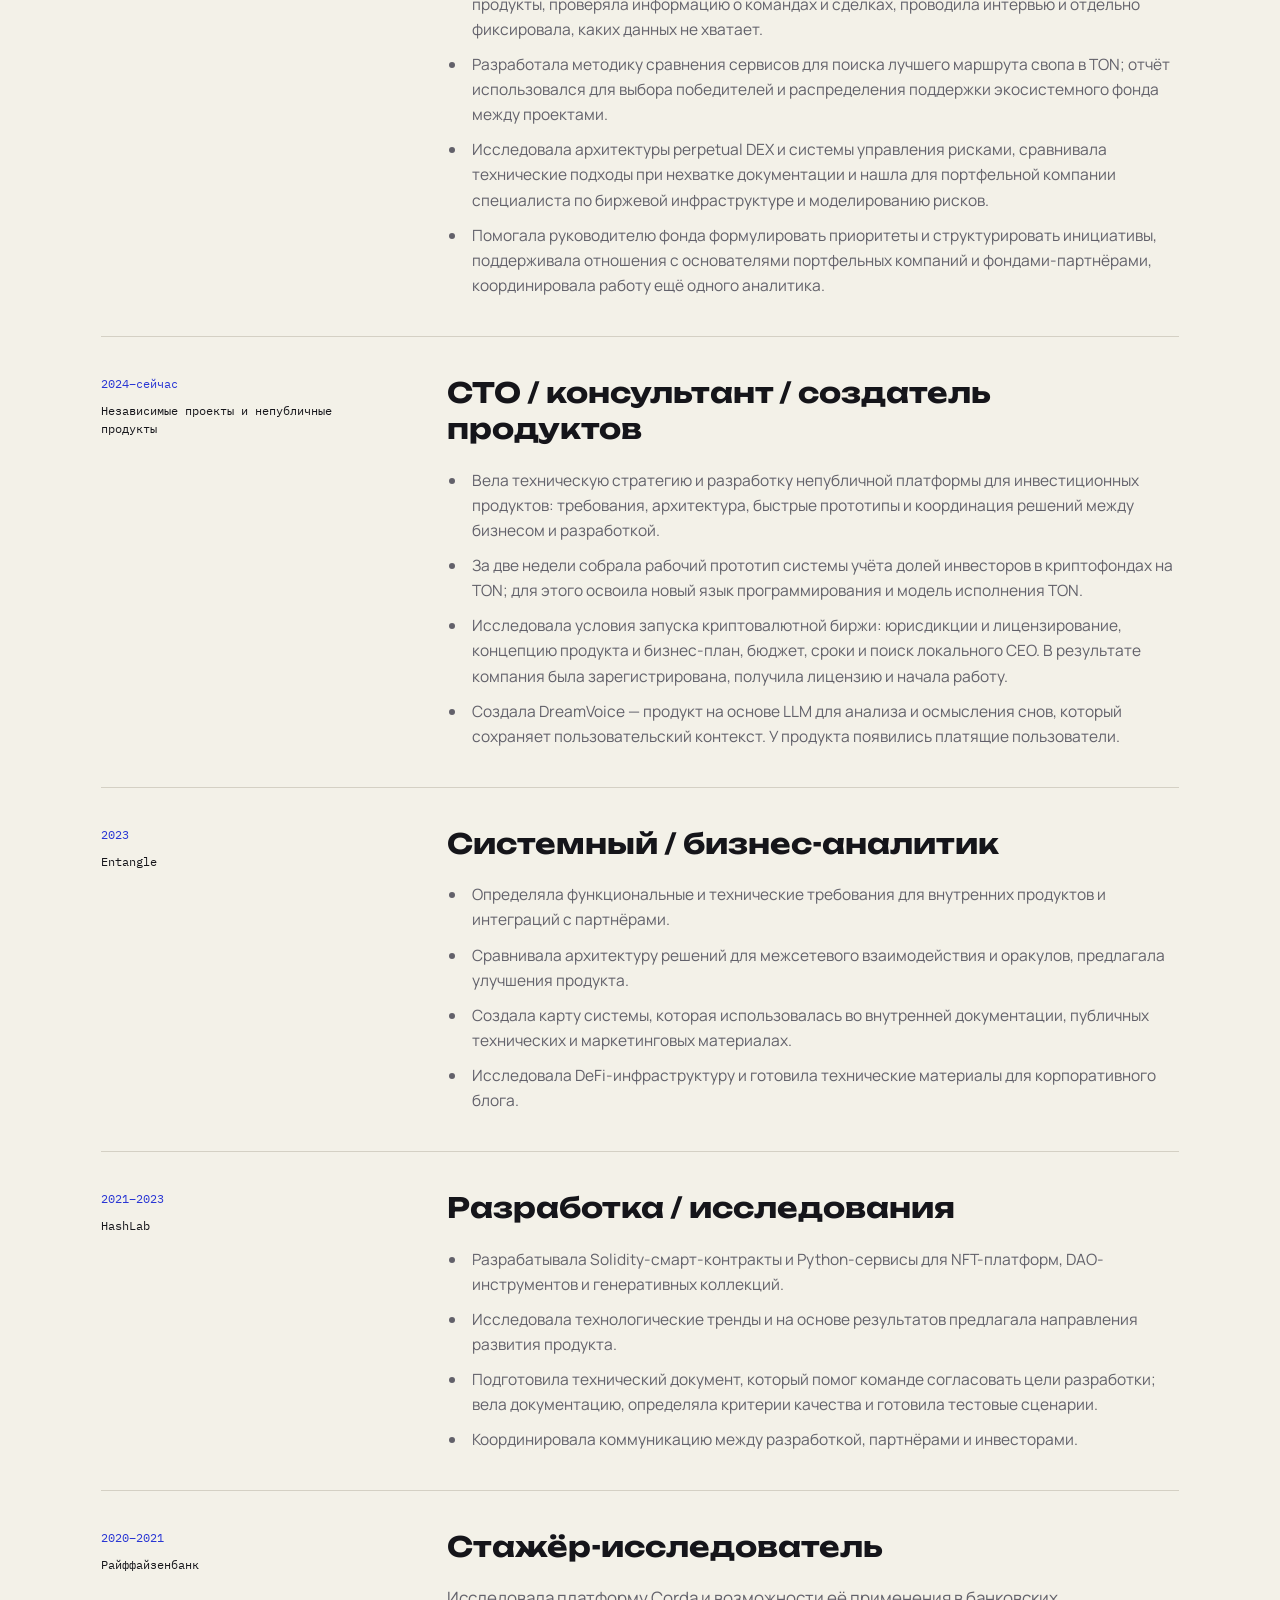
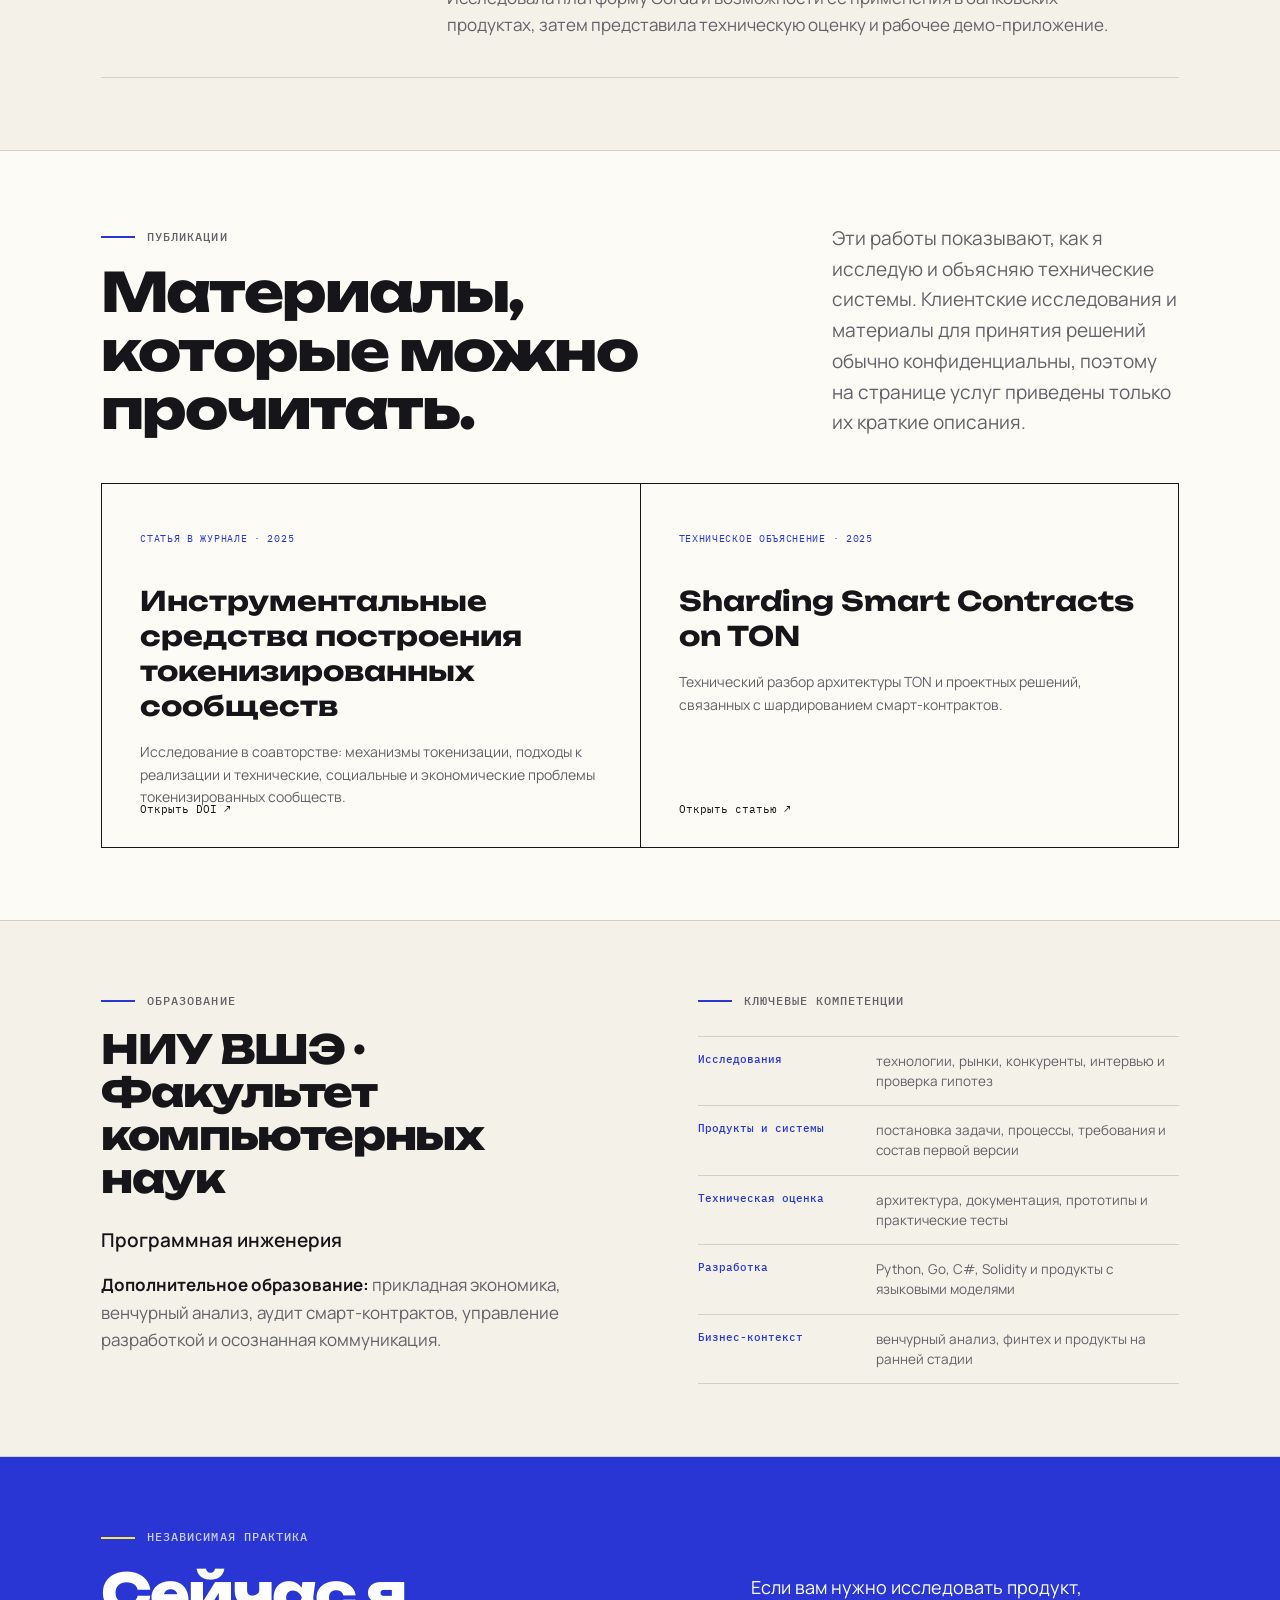
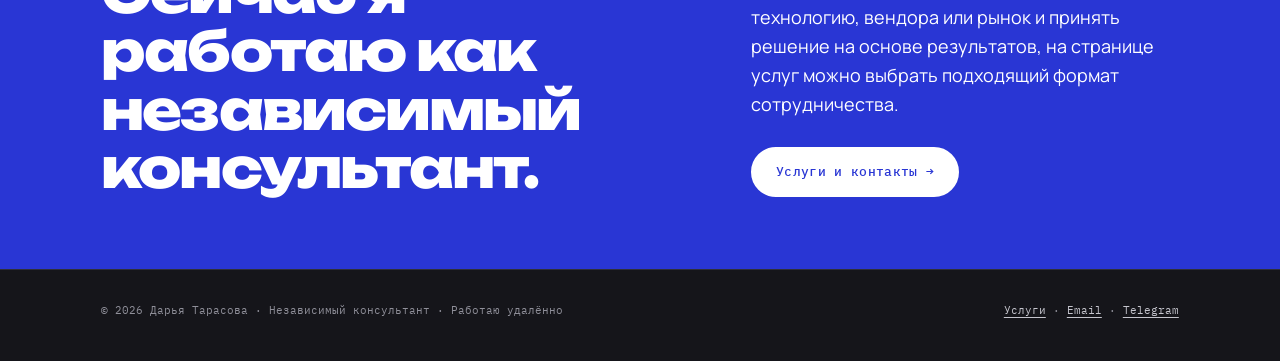
<file: ru/about/index.html>
<!DOCTYPE html>
<html lang="ru">
<head>
<script defer src="../../main.js?v=20260811c"></script>
<meta charset="UTF-8">
<meta name="viewport" content="width=device-width, initial-scale=1.0">
<link rel="icon" href="../../favicon.ico?v=3" sizes="48x48">
<link rel="icon" href="../../favicon.svg?v=3" sizes="any" type="image/svg+xml">
<link rel="apple-touch-icon" href="../../apple-touch-icon.png?v=3">
<link rel="manifest" href="../../site.webmanifest?v=3">
<meta name="theme-color" content="#F3F1E8">

<title>Дарья Тарасова — исследователь, инженер и консультант по стратегии</title>
<meta name="description" content="Опыт и публикации Дарьи Тарасовой: венчурные и технические исследования, разработка, системный анализ и продукты на ранней стадии.">
<link rel="canonical" href="https://ddtar.xyz/ru/about/">
<link rel="alternate" hreflang="en" href="https://ddtar.xyz/about/">
<link rel="alternate" hreflang="ru" href="https://ddtar.xyz/ru/about/">
<link rel="alternate" hreflang="x-default" href="https://ddtar.xyz/about/">
<meta name="robots" content="index, follow, max-snippet:-1, max-image-preview:large">

<meta property="og:type" content="profile">
<meta property="og:locale" content="ru_RU">
<meta property="og:locale:alternate" content="en_US">
<meta property="og:url" content="https://ddtar.xyz/ru/about/">
<meta property="og:site_name" content="Дарья Тарасова">
<meta property="og:title" content="Дарья Тарасова — опыт и избранные работы">
<meta property="og:description" content="Венчурные и технические исследования, разработка, системный анализ и продукты на ранней стадии.">
<meta property="og:image" content="https://ddtar.xyz/og.png">
<meta property="og:image:width" content="1200">
<meta property="og:image:height" content="630">
<meta name="twitter:card" content="summary_large_image">
<meta name="twitter:image" content="https://ddtar.xyz/og.png">

<link rel="preconnect" href="https://fonts.googleapis.com">
<link rel="preconnect" href="https://fonts.gstatic.com" crossorigin>
<link href="https://fonts.googleapis.com/css2?family=Unbounded:wght@500;700;800&family=Manrope:wght@400;500;600;700&family=IBM+Plex+Mono:wght@400;500&display=swap" rel="stylesheet">
<link rel="stylesheet" href="../../styles.css?v=20260808c">

<script type="application/ld+json">
{
  "@context": "https://schema.org",
  "@type": "ProfilePage",
  "@id": "https://ddtar.xyz/ru/about/#profile",
  "url": "https://ddtar.xyz/ru/about/",
  "name": "Дарья Тарасова — профиль и избранные работы",
  "inLanguage": "ru",
  "mainEntity": {
    "@type": "Person",
    "@id": "https://ddtar.xyz/#person",
    "name": "Дарья Тарасова",
    "alternateName": ["Daria Tarasova", "Daya"],
    "email": "mailto:daria.tar.gz@gmail.com",
    "jobTitle": "Независимый исследователь и консультант по стратегии",
    "alumniOf": { "@type": "CollegeOrUniversity", "name": "НИУ ВШЭ" },
    "sameAs": [
      "https://t.me/dd_tar",
      "https://doi.org/10.17587/it.31.258-270",
      "https://medium.com/@daria.tar.gz",
      "https://github.com/dd-tar"
    ]
  }
}
</script>
</head>
<body>

<header class="nav">
  <div class="wrap nav-inner">
    <a class="logo" href="../" aria-label="Дарья Тарасова — главная">ДАРЬЯ ТАРАСОВА<span>.</span></a>
    <nav aria-label="Основная навигация">
      <ul class="nav-links">
        <li><a href="../#work">Услуги</a></li>
        <li><a href="../#evidence">Примеры</a></li>
        <li><a href="../#approach">Подход</a></li>
        <li><a href="./" aria-current="page">Обо мне</a></li>
      </ul>
    </nav>
    <div class="lang" aria-label="Язык">
      <a href="../../about/" hreflang="en">EN</a>
      <a href="./" aria-current="true" hreflang="ru">RU</a>
    </div>
    <a class="btn nav-cta" href="../#contact" data-track="profile_header_contact">Расскажите о задаче</a>
  </div>
</header>

<main>
  <section class="profile-hero">
    <div class="wrap profile-hero-grid">
      <div>
        <p class="eyebrow">Обо мне и опыте</p>
        <h1>Исследователь.<br>Инженер.<br><span class="marker">Стратег.</span></h1>
      </div>
      <div class="profile-summary">
        <p class="profile-summary-lead">Для сложного бизнес-решения часто нужно одновременно разобраться в продукте, технологии и рынке. Это и есть моя работа.</p>
        <p>Мой опыт — венчурные исследования, разработка, системный и бизнес-анализ, работа над продуктами на ранней стадии. Я нахожу недостающие данные, проверяю технические заявления, задаю вопросы, которые меняют постановку задачи, и оформляю выводы так, чтобы ими могли пользоваться и руководители, и команды.</p>
        <div class="profile-actions">
          <a class="btn btn-large" href="../#contact" data-track="profile_hero_contact">Обсудить сотрудничество ↗</a>
          <a class="text-link" href="#experience">Опыт ↓</a>
        </div>
      </div>
    </div>
  </section>

  <section class="profile-capabilities">
    <div class="wrap capability-grid">
      <article><span>01</span><h2>Исследование технологий и рынков</h2><p>Анализ технологий, подходов к реализации, рынка и конкурентов; при необходимости — интервью с экспертами, основателями и участниками проекта.</p></article>
      <article><span>02</span><h2>Техническая оценка</h2><p>Анализ архитектуры и документации, практические тесты, критерии оценки и явное описание ограничений доступных данных.</p></article>
      <article><span>03</span><h2>Проработка продукта и системы</h2><p>Постановка задачи, рабочие процессы, границы проекта, требования, состав первой версии и согласование решений между бизнесом и разработкой.</p></article>
      <article><span>04</span><h2>Рабочие материалы и требования</h2><p>Выводы исследования, варианты, требования, схемы системы и технические объяснения, с которыми команда может продолжить работу.</p></article>
    </div>
  </section>

  <section id="experience" class="timeline-section">
    <div class="wrap split-head">
      <div>
        <p class="eyebrow">Опыт</p>
        <h2>Чем я занималась.</h2>
      </div>
      <p class="section-intro">Роли, задачи и результаты, из которых сложился мой подход к исследованиям, технологиям и проработке продуктов.</p>
    </div>

    <div class="wrap timeline">
      <article class="timeline-entry reveal">
        <div class="timeline-meta"><span>2025</span><span>TVM Ventures</span></div>
        <div class="timeline-body">
          <h3>Аналитик / инженер</h3>
          <ul>
            <li>Помогла расширить инвестиционную стратегию: вместо поиска только внутри TON фонд начал рассматривать проекты в сфере платежей и трансграничного финтеха, а также отдельные направления за пределами крипты.</li>
            <li>Провела первичный анализ более 100 стартапов и свыше 30 интервью с основателями, в том числе в сфере платежей и трансграничных расчётов; также искала проекты на профильных мероприятиях.</li>
            <li>Оценивала потенциальные инвестиции: изучала архитектуру и документацию, тестировала продукты, проверяла информацию о командах и сделках, проводила интервью и отдельно фиксировала, каких данных не хватает.</li>
            <li>Разработала методику сравнения сервисов для поиска лучшего маршрута свопа в TON; отчёт использовался для выбора победителей и распределения поддержки экосистемного фонда между проектами.</li>
            <li>Исследовала архитектуры perpetual DEX и системы управления рисками, сравнивала технические подходы при нехватке документации и нашла для портфельной компании специалиста по биржевой инфраструктуре и моделированию рисков.</li>
            <li>Помогала руководителю фонда формулировать приоритеты и структурировать инициативы, поддерживала отношения с основателями портфельных компаний и фондами-партнёрами, координировала работу ещё одного аналитика.</li>
          </ul>
        </div>
      </article>

      <article class="timeline-entry reveal">
        <div class="timeline-meta"><span>2024–сейчас</span><span>Независимые проекты и непубличные продукты</span></div>
        <div class="timeline-body">
          <h3>CTO / консультант / создатель продуктов</h3>
          <ul>
            <li>Вела техническую стратегию и разработку непубличной платформы для инвестиционных продуктов: требования, архитектура, быстрые прототипы и координация решений между бизнесом и разработкой.</li>
            <li>За две недели собрала рабочий прототип системы учёта долей инвесторов в криптофондах на TON; для этого освоила новый язык программирования и модель исполнения TON.</li>
            <li>Исследовала условия запуска криптовалютной биржи: юрисдикции и лицензирование, концепцию продукта и бизнес-план, бюджет, сроки и поиск локального CEO. В результате компания была зарегистрирована, получила лицензию и начала работу.</li>
            <li>Создала DreamVoice — продукт на основе LLM для анализа и осмысления снов, который сохраняет пользовательский контекст. У продукта появились платящие пользователи.</li>
          </ul>
        </div>
      </article>

      <article class="timeline-entry reveal">
        <div class="timeline-meta"><span>2023</span><span>Entangle</span></div>
        <div class="timeline-body">
          <h3>Системный / бизнес-аналитик</h3>
          <ul>
            <li>Определяла функциональные и технические требования для внутренних продуктов и интеграций с партнёрами.</li>
            <li>Сравнивала архитектуру решений для межсетевого взаимодействия и оракулов, предлагала улучшения продукта.</li>
            <li>Создала карту системы, которая использовалась во внутренней документации, публичных технических и маркетинговых материалах.</li>
            <li>Исследовала DeFi-инфраструктуру и готовила технические материалы для корпоративного блога.</li>
          </ul>
        </div>
      </article>

      <article class="timeline-entry reveal">
        <div class="timeline-meta"><span>2021–2023</span><span>HashLab</span></div>
        <div class="timeline-body">
          <h3>Разработка / исследования</h3>
          <ul>
            <li>Разрабатывала Solidity-смарт-контракты и Python-сервисы для NFT-платформ, DAO-инструментов и генеративных коллекций.</li>
            <li>Исследовала технологические тренды и на основе результатов предлагала направления развития продукта.</li>
            <li>Подготовила технический документ, который помог команде согласовать цели разработки; вела документацию, определяла критерии качества и готовила тестовые сценарии.</li>
            <li>Координировала коммуникацию между разработкой, партнёрами и инвесторами.</li>
          </ul>
        </div>
      </article>

      <article class="timeline-entry reveal">
        <div class="timeline-meta"><span>2020–2021</span><span>Райффайзенбанк</span></div>
        <div class="timeline-body">
          <h3>Стажёр-исследователь</h3>
          <p>Исследовала платформу Corda и возможности её применения в банковских продуктах, затем представила техническую оценку и рабочее демо-приложение.</p>
        </div>
      </article>
    </div>
  </section>

  <section id="selected-work" class="selected-work-section">
    <div class="wrap split-head">
      <div>
        <p class="eyebrow">Публикации</p>
        <h2>Материалы, которые можно прочитать.</h2>
      </div>
      <p class="section-intro">Эти работы показывают, как я исследую и объясняю технические системы. Клиентские исследования и материалы для принятия решений обычно конфиденциальны, поэтому на странице услуг приведены только их краткие описания.</p>
    </div>

    <div class="wrap">
      <div class="work-list reveal">
        <a class="work-item" href="https://doi.org/10.17587/it.31.258-270" target="_blank" rel="noopener" data-track="portfolio_academic_article">
          <span class="work-type">Статья в журнале · 2025</span>
          <h3>Инструментальные средства построения токенизированных сообществ</h3>
          <p>Исследование в соавторстве: механизмы токенизации, подходы к реализации и технические, социальные и экономические проблемы токенизированных сообществ.</p>
          <span class="work-arrow">Открыть DOI ↗</span>
        </a>

        <a class="work-item" href="https://medium.com/@daria.tar.gz/sharding-smart-contracts-on-ton-necessity-or-just-best-practice-c44d229d1e6b" target="_blank" rel="noopener" data-track="portfolio_ton_article">
          <span class="work-type">Техническое объяснение · 2025</span>
          <h3>Sharding Smart Contracts on TON</h3>
          <p>Технический разбор архитектуры TON и проектных решений, связанных с шардированием смарт-контрактов.</p>
          <span class="work-arrow">Открыть статью ↗</span>
        </a>
      </div>
    </div>
  </section>

  <section class="education-section">
    <div class="wrap profile-columns">
      <div>
        <p class="eyebrow">Образование</p>
        <h2>НИУ ВШЭ · Факультет компьютерных наук</h2>
        <p class="education-lead">Программная инженерия</p>
        <p><strong>Дополнительное образование:</strong> прикладная экономика, венчурный анализ, аудит смарт-контрактов, управление разработкой и осознанная коммуникация.</p>
      </div>
      <div>
        <p class="eyebrow">Ключевые компетенции</p>
        <ul class="toolkit-list" aria-label="Ключевые компетенции">
          <li><strong>Исследования</strong><span>технологии, рынки, конкуренты, интервью и проверка гипотез</span></li>
          <li><strong>Продукты и системы</strong><span>постановка задачи, процессы, требования и состав первой версии</span></li>
          <li><strong>Техническая оценка</strong><span>архитектура, документация, прототипы и практические тесты</span></li>
          <li><strong>Разработка</strong><span>Python, Go, C#, Solidity и продукты с языковыми моделями</span></li>
          <li><strong>Бизнес-контекст</strong><span>венчурный анализ, финтех и продукты на ранней стадии</span></li>
        </ul>
      </div>
    </div>
  </section>

  <section class="profile-contact">
    <div class="wrap profile-contact-grid">
      <div>
        <p class="eyebrow">Независимая практика</p>
        <h2>Сейчас я работаю как независимый консультант.</h2>
      </div>
      <div>
        <p>Если вам нужно исследовать продукт, технологию, вендора или рынок и принять решение на основе результатов, на странице услуг можно выбрать подходящий формат сотрудничества.</p>
        <a class="btn btn-large" href="../#contact" data-track="profile_footer_contact">Услуги и контакты →</a>
      </div>
    </div>
  </section>
</main>

<footer>
  <div class="wrap footer-inner">
    <p>© <span data-current-year>2026</span> Дарья Тарасова · Независимый консультант · Работаю удалённо</p>
    <p><a href="../">Услуги</a> · <a href="mailto:daria.tar.gz@gmail.com" data-track="profile_footer_email">Email</a> · <a href="https://t.me/dd_tar" target="_blank" rel="noopener" data-track="profile_footer_telegram">Telegram</a></p>
  </div>
</footer>

</body>
</html>
</file>
<file: styles.css>
:root{
  --paper:#F3F1E8;
  --surface:#FCFBF6;
  --ink:#15151A;
  --muted:#62616A;
  --line:#D4D0C4;
  --blue:#2936D4;
  --blue-dark:#1D2598;
  --yellow:#F4E64B;
  --green:#2D8A65;
  --orange:#D9692B;
  --font-display:"Unbounded", "Arial Black", sans-serif;
  --font-body:"Manrope", system-ui, -apple-system, "Segoe UI", sans-serif;
  --font-mono:"IBM Plex Mono", ui-monospace, "SFMono-Regular", Menlo, monospace;
  --width:1180px;
  --pad:clamp(20px, 4vw, 52px);
  --section:clamp(64px, 8vh, 96px);
}

*{ box-sizing:border-box; margin:0; padding:0; }
html{ max-width:100%; scroll-behavior:smooth; overflow-x:clip; }
body{
  width:100%;
  max-width:100%;
  min-width:0;
  background:var(--paper);
  color:var(--ink);
  font-family:var(--font-body);
  font-size:17px;
  line-height:1.62;
  -webkit-font-smoothing:antialiased;
  overflow-x:clip;
}
main,header,footer,section,.wrap{ min-width:0; }
img,svg,video,canvas{ max-width:100%; height:auto; }
::selection{ background:var(--yellow); color:var(--ink); }
a{ color:var(--blue); text-decoration-thickness:1.4px; text-underline-offset:3px; }
a:hover{ text-decoration:none; }
button,input,textarea{ font:inherit; }
:focus-visible{ outline:3px solid var(--blue); outline-offset:3px; border-radius:3px; }
.wrap{ width:min(100%, var(--width)); max-width:100%; margin-inline:auto; padding-inline:var(--pad); }
.visually-hidden{ position:absolute; width:1px; height:1px; overflow:hidden; clip-path:inset(50%); white-space:nowrap; }
section[id]{ scroll-margin-top:82px; }

.eyebrow{
  display:flex;
  align-items:center;
  gap:12px;
  color:var(--muted);
  font-family:var(--font-mono);
  font-size:11.5px;
  font-weight:500;
  letter-spacing:.09em;
  line-height:1.45;
  text-transform:uppercase;
}
.eyebrow::before{ content:""; width:34px; height:2px; background:var(--blue); flex:none; }
.marker{
  background:linear-gradient(transparent 16%, var(--yellow) 16%, var(--yellow) 91%, transparent 91%);
  box-decoration-break:clone;
  -webkit-box-decoration-break:clone;
  padding-inline:.07em;
}

/* Navigation */
.nav{
  position:sticky;
  top:0;
  z-index:50;
  background:color-mix(in srgb, var(--paper) 91%, transparent);
  backdrop-filter:blur(14px);
  border-bottom:1px solid var(--line);
}
.nav-inner{ min-height:68px; display:flex; align-items:center; gap:22px; }
.logo{
  color:var(--ink);
  font-family:var(--font-display);
  font-size:14px;
  font-weight:800;
  letter-spacing:-.02em;
  line-height:1;
  text-decoration:none;
  white-space:nowrap;
}
.logo span{ color:var(--blue); }
.nav nav{ margin-left:auto; }
.nav-links{ display:flex; align-items:center; gap:23px; list-style:none; }
.nav-links a{
  color:var(--ink);
  font-family:var(--font-mono);
  font-size:12px;
  letter-spacing:.035em;
  text-decoration:none;
}
.nav-links a:hover,.nav-links a[aria-current="page"]{ color:var(--blue); }
.lang{
  display:flex;
  align-items:center;
  gap:2px;
  padding:3px;
  border:1px solid var(--line);
  border-radius:999px;
  font-family:var(--font-mono);
  font-size:11px;
  flex:none;
}
.lang a{ padding:5px 9px; border-radius:999px; color:var(--muted); text-decoration:none; }
.lang a[aria-current="true"]{ color:var(--paper); background:var(--ink); }
.btn{
  display:inline-flex;
  align-items:center;
  justify-content:center;
  min-height:42px;
  padding:10px 18px;
  border:2px solid var(--ink);
  border-radius:999px;
  color:var(--paper);
  background:var(--ink);
  font-family:var(--font-mono);
  font-size:12px;
  font-weight:500;
  letter-spacing:.025em;
  line-height:1.25;
  text-decoration:none;
  cursor:pointer;
  transition:background .18s ease,border-color .18s ease,color .18s ease,transform .18s ease;
}
.btn:hover{ background:var(--blue); border-color:var(--blue); color:#fff; transform:translateY(-1px); }
.btn-large{ min-height:50px; padding:13px 23px; font-size:13px; }
.btn-secondary{ background:transparent; color:var(--ink); }
.btn-secondary:hover{ color:#fff; }
.nav-cta{ flex:none; }
.text-link{ color:var(--muted); font-family:var(--font-mono); font-size:12.5px; text-decoration:none; }
.text-link:hover{ color:var(--blue); }

/* Fixed document-style navigation for wide screens. */
.section-rail{
  position:fixed;
  right:14px;
  top:50%;
  z-index:40;
  display:grid;
  gap:5px;
  transform:translateY(-50%);
}
.section-rail a{
  position:relative;
  display:grid;
  place-items:center end;
  width:34px;
  height:20px;
  color:var(--ink);
  text-decoration:none;
}
.section-rail a::before{
  content:"";
  width:13px;
  height:2px;
  background:#B9B8B1;
  transition:width .18s ease,background .18s ease;
}
.section-rail a:hover::before,.section-rail a.is-active::before{ width:25px; background:var(--ink); }
.section-rail a::after{
  content:attr(data-label);
  position:absolute;
  right:42px;
  top:50%;
  padding:4px 7px;
  background:var(--ink);
  color:var(--paper);
  font-family:var(--font-mono);
  font-size:9px;
  line-height:1.2;
  white-space:nowrap;
  opacity:0;
  pointer-events:none;
  transform:translate(5px,-50%);
  transition:opacity .15s ease,transform .15s ease;
}
.section-rail a:hover::after,.section-rail a:focus-visible::after{ opacity:1; transform:translate(0,-50%); }

/* Shared section layout */
section{ padding-block:var(--section); border-top:1px solid var(--line); }
.split-head{ display:grid; grid-template-columns:minmax(0,1.2fr) minmax(260px,.65fr); gap:clamp(36px,7vw,100px); align-items:end; margin-bottom:clamp(40px,5vh,58px); }
.split-head h2,.profile-teaser h2,.profile-contact h2,.education-section h2{
  margin-top:18px;
  max-width:19ch;
  font-family:var(--font-display);
  font-size:clamp(30px,4.6vw,54px);
  font-weight:800;
  letter-spacing:-.035em;
  line-height:1.08;
}
.section-intro{ max-width:50ch; color:var(--muted); font-size:clamp(16px,1.7vw,19px); }

/* Home hero */
.hero{ padding-block:clamp(58px,7.5vh,84px); border-top:0; }
.hero-grid{ display:grid; grid-template-columns:minmax(0,1.5fr) minmax(300px,.68fr); gap:clamp(42px,7vw,96px); align-items:center; }
.hero-copy h1{
  margin-top:26px;
  max-width:15ch;
  font-family:var(--font-display);
  font-size:clamp(39px,6.25vw,76px);
  font-weight:800;
  letter-spacing:-.05em;
  line-height:1.04;
}
.hero-sub{ margin-top:30px; max-width:710px; font-size:clamp(17px,2vw,21px); line-height:1.55; }
.hero-sub-block{ display:block; }
.hero-sub-block + .hero-sub-block{ margin-top:.7em; }
.hero-actions,.profile-actions{ margin-top:36px; display:flex; flex-wrap:wrap; align-items:center; gap:20px; }
.decision-card{
  position:relative;
  min-width:0;
  max-width:100%;
  background:var(--surface);
  border:2px solid var(--ink);
  box-shadow:12px 12px 0 var(--blue);
  transform:rotate(-1.2deg);
}
.decision-card::before{
  content:"";
  position:absolute;
  width:86px;
  height:22px;
  top:-13px;
  left:50%;
  transform:translateX(-50%) rotate(2deg);
  background:color-mix(in srgb, var(--yellow) 82%, transparent);
}
.decision-card-head{ display:flex; justify-content:space-between; gap:16px; padding:17px 19px; border-bottom:1px solid var(--ink); font-family:var(--font-mono); font-size:10.5px; letter-spacing:.07em; }
.decision-card dl>div{ display:grid; grid-template-columns:84px minmax(0,1fr); gap:14px; padding:15px 19px; border-bottom:1px solid var(--line); }
.decision-card dt{ color:var(--muted); font-family:var(--font-mono); font-size:10px; letter-spacing:.07em; text-transform:uppercase; }
.decision-card dd{ min-width:0; overflow-wrap:anywhere; font-size:14px; font-weight:600; line-height:1.45; }
.decision-card .decision-output{ background:var(--yellow); border-bottom-color:var(--ink); }
.decision-note{ padding:16px 19px; color:var(--muted); font-family:var(--font-mono); font-size:10.5px; line-height:1.45; }

/* Triggers */
.trigger-section{ background:var(--surface); }
.indexed-list{ border-top:2px solid var(--ink); }
.indexed-item{ display:grid; grid-template-columns:52px minmax(230px,.8fr) minmax(260px,1fr); gap:clamp(18px,4vw,58px); align-items:start; padding:28px 0; border-bottom:1px solid var(--line); }
.index{ color:var(--blue); font-family:var(--font-mono); font-size:12px; font-weight:500; }
.indexed-item h3{ max-width:34ch; font-family:var(--font-display); font-size:clamp(17px,1.7vw,21px); line-height:1.35; letter-spacing:-.02em; }
.indexed-item p{ max-width:58ch; color:var(--muted); font-size:15.5px; }

/* Offers */
.offer-grid{ display:grid; grid-template-columns:minmax(0,1fr) minmax(0,1fr); gap:20px; }
.offer{ position:relative; display:flex; flex-direction:column; min-width:0; min-height:100%; padding:clamp(26px,3.5vw,40px); background:var(--surface); border:1px solid var(--line); color:var(--ink); text-decoration:none; transition:transform .18s ease,border-color .18s ease,box-shadow .18s ease; }
.offer:hover{ border-color:var(--blue); box-shadow:0 12px 28px rgba(21,21,26,.08); transform:translateY(-3px); }
.offer-primary{ grid-column:1/-1; padding:clamp(30px,4.5vw,54px); border:2px solid var(--ink); }
.offer-topline{ display:flex; justify-content:space-between; flex-wrap:wrap; gap:10px; padding-bottom:16px; border-bottom:1px solid var(--line); color:var(--blue); font-family:var(--font-mono); font-size:10.5px; letter-spacing:.075em; text-transform:uppercase; }
.offer h3{ margin-top:24px; max-width:23ch; font-family:var(--font-display); font-size:clamp(23px,3vw,38px); line-height:1.16; letter-spacing:-.03em; }
.offer:not(.offer-primary) h3{ font-size:clamp(21px,2.4vw,29px); }
.offer>p:not(.method-line){ margin-top:18px; max-width:62ch; }
.offer-lead{ font-size:clamp(17px,2vw,21px); }
.deliverables{ display:grid; grid-template-columns:repeat(3,minmax(0,1fr)); margin-top:34px; border-top:1px solid var(--line); border-left:1px solid var(--line); }
.deliverables>div{ min-width:0; min-height:130px; padding:19px; border-right:1px solid var(--line); border-bottom:1px solid var(--line); }
.deliverables span,.buyer>span,.capability-grid article>span{ color:var(--blue); font-family:var(--font-mono); font-size:11px; }
.deliverables p{ margin-top:20px; font-size:14.5px; font-weight:600; line-height:1.45; }
.method-line{ margin-top:26px; color:var(--muted); font-size:14px; }
.method-line strong{ color:var(--ink); }
.clean-list{ margin-top:26px; list-style:none; }
.clean-list li{ position:relative; padding:12px 0 12px 24px; border-top:1px solid var(--line); font-size:15px; }
.clean-list li::before{ content:"→"; position:absolute; left:0; color:var(--blue); font-family:var(--font-mono); }
.offer-cta{ margin-top:auto; padding-top:25px; color:var(--blue); font-family:var(--font-mono); font-size:11px; }

/* Buyers */
.buyers-section{ background:var(--ink); color:var(--paper); }
.buyers-section .eyebrow{ color:#AAAAB4; }
.buyers-section .eyebrow::before{ background:var(--yellow); }
.buyer-grid{ display:grid; grid-template-columns:repeat(3,1fr); gap:0; margin-top:34px; border:1px solid #373740; }
.buyer{ padding:clamp(26px,3.5vw,40px); border-right:1px solid #373740; }
.buyer:last-child{ border-right:0; }
.buyer>span{ color:var(--yellow); }
.buyer h3{ margin-top:32px; font-family:var(--font-display); font-size:clamp(18px,2vw,24px); line-height:1.3; }
.buyer p{ margin-top:18px; color:#BFC0C9; font-size:15px; }

/* Cases */
.case-grid{ display:grid; grid-template-columns:repeat(3,1fr); gap:20px; }
.case{ padding:28px; background:var(--surface); border-top:4px solid var(--ink); }
.case:nth-child(2){ border-top-color:var(--blue); }
.case:nth-child(3){ border-top-color:var(--orange); }
.case-meta{ display:flex; flex-wrap:wrap; justify-content:space-between; gap:8px; color:var(--muted); font-family:var(--font-mono); font-size:9.5px; letter-spacing:.055em; text-transform:uppercase; }
.case h3{ margin-top:28px; min-height:4.5em; font-family:var(--font-display); font-size:clamp(18px,1.8vw,22px); line-height:1.35; }
.case dl{ margin-top:28px; }
.case dl>div{ padding:15px 0; border-top:1px solid var(--line); }
.case dt{ color:var(--blue); font-family:var(--font-mono); font-size:10px; letter-spacing:.06em; text-transform:uppercase; }
.case dd{ margin-top:7px; color:var(--muted); font-size:14px; line-height:1.55; }

/* Approach */
.approach-section{ background:var(--surface); }
.approach-grid{ display:grid; grid-template-columns:repeat(3,1fr); gap:20px; }
.approach-step{ padding:28px 0 8px; border-top:3px solid var(--ink); }
.approach-step h3{ margin-top:28px; font-family:var(--font-display); font-size:clamp(18px,2vw,23px); line-height:1.3; }
.approach-step p{ margin-top:15px; max-width:38ch; color:var(--muted); font-size:15px; }
/* Home profile teaser */
.profile-teaser{ background:var(--blue); color:#fff; }
.profile-teaser .eyebrow{ color:#C4C8FF; }
.profile-teaser .eyebrow::before{ background:var(--yellow); }
.profile-grid{ display:grid; grid-template-columns:minmax(0,1fr) minmax(320px,.9fr); gap:clamp(44px,8vw,110px); }
.profile-copy>p{ max-width:58ch; font-size:clamp(17px,1.9vw,20px); }
.profile-facts{ margin-top:25px; list-style:none; }
.profile-facts li{ padding:12px 0; border-top:1px solid #5964E1; font-family:var(--font-mono); font-size:12px; }
.profile-facts strong{ color:var(--yellow); font-weight:500; }
.profile-teaser .btn-secondary{ margin-top:30px; border-color:#fff; color:#fff; }
.profile-teaser .btn-secondary:hover{ background:#fff; color:var(--blue); }

/* FAQ */
.faq{ max-width:920px; }
.faq details{ border-top:1px solid var(--line); }
.faq details:last-child{ border-bottom:1px solid var(--line); }
.faq summary{ display:flex; justify-content:space-between; align-items:baseline; gap:20px; padding:22px 0; cursor:pointer; font-size:clamp(17px,1.8vw,20px); font-weight:700; list-style:none; }
.faq summary::-webkit-details-marker{ display:none; }
.faq summary::after{ content:"+"; color:var(--blue); font-family:var(--font-mono); font-size:20px; font-weight:400; }
.faq details[open] summary::after{ content:"−"; }
.faq details p{ max-width:70ch; padding:0 0 24px; color:var(--muted); }

/* Contact */
.contact{ background:var(--ink); color:var(--paper); border-top:0; }
.contact-grid{ display:grid; grid-template-columns:minmax(0,.9fr) minmax(360px,1fr); gap:clamp(50px,8vw,112px); }
.contact .eyebrow{ color:#AAAAB4; }
.contact .eyebrow::before{ background:var(--yellow); }
.contact h2{ margin-top:20px; max-width:12ch; font-family:var(--font-display); font-size:clamp(37px,5.4vw,65px); letter-spacing:-.04em; line-height:1.06; }
.contact-intro{ margin-top:25px; max-width:48ch; color:#C6C6CE; font-size:18px; }
.contact-links{ display:flex; flex-wrap:wrap; gap:10px; margin-top:35px; }
.contact-chip{ display:inline-flex; align-items:center; gap:8px; min-height:43px; padding:10px 15px; border:1px solid #3D3D47; border-radius:999px; background:transparent; color:var(--paper); font-family:var(--font-mono); font-size:11.5px; text-decoration:none; cursor:pointer; }
.contact-chip:hover{ border-color:var(--yellow); }
.signal{ width:7px; height:7px; border-radius:50%; background:var(--yellow); flex:none; }
#copy-state{ color:#90909B; }
.contact-form{ display:grid; gap:9px; padding:clamp(24px,4vw,38px); background:#1D1D24; border:1px solid #393943; }
.contact-form label{ margin-top:7px; color:#AFAFB9; font-family:var(--font-mono); font-size:10.5px; letter-spacing:.065em; text-transform:uppercase; }
.contact-form input,.contact-form textarea{ width:100%; padding:13px 14px; border:1px solid #44444E; border-radius:0; background:#15151A; color:#fff; font-family:var(--font-body); font-size:15.5px; }
.contact-form input::placeholder,.contact-form textarea::placeholder{ color:#858590; opacity:1; }
.contact-form input:focus,.contact-form textarea:focus{ outline:2px solid var(--yellow); outline-offset:0; border-color:var(--yellow); }
.contact-form textarea{ min-height:210px; resize:vertical; }
.contact-form .btn-submit{ justify-self:start; margin-top:12px; background:var(--yellow); border-color:var(--yellow); color:var(--ink); }
.contact-form .btn-submit:hover{ background:#fff; border-color:#fff; }
.honeypot{ display:none !important; }
.form-note{ margin-top:7px; color:#858590; font-family:var(--font-mono); font-size:10.5px; line-height:1.55; }
.send-panel{
  position:fixed;
  top:86px;
  right:max(20px,calc((100vw - var(--width))/2 + var(--pad)));
  z-index:100;
  width:min(440px,calc(100vw - 40px));
  margin:0;
  padding:17px 52px 17px 19px;
  border:2px solid var(--ink);
  background:var(--yellow);
  box-shadow:6px 6px 0 var(--blue);
  color:var(--ink);
  font-family:var(--font-mono);
  font-size:12px;
  line-height:1.5;
}
.send-panel-close{
  position:absolute;
  top:8px;
  right:9px;
  width:34px;
  height:34px;
  border:0;
  background:transparent;
  color:var(--ink);
  font-family:var(--font-mono);
  font-size:23px;
  line-height:1;
  cursor:pointer;
}
.send-panel[hidden]{ display:none; }

/* Profile page */
.profile-hero{ padding-block:clamp(58px,7.5vh,84px); border-top:0; }
.profile-hero-grid{ display:grid; grid-template-columns:minmax(0,1.08fr) minmax(340px,.92fr); gap:clamp(40px,6vw,82px); align-items:start; }
.profile-hero-grid>*{ min-width:0; }
.profile-hero h1{ margin-top:25px; max-width:11ch; font-family:var(--font-display); font-size:clamp(39px,5vw,58px); line-height:1.08; letter-spacing:-.05em; }
.profile-summary-lead{ font-size:clamp(19px,2.2vw,24px); font-weight:600; line-height:1.45; }
.profile-summary>p+p{ margin-top:22px; color:var(--muted); }
.profile-capabilities{
  padding-block:10px;
  background:var(--ink);
  color:var(--paper);
  border-top:7px solid var(--blue);
  border-bottom:7px solid var(--blue);
}
.capability-grid{ display:grid; grid-template-columns:repeat(4,1fr); padding-inline:var(--pad); }
.capability-grid article{ min-height:280px; padding:32px 25px; border-right:1px solid #393943; }
.capability-grid article:first-child{ border-left:1px solid #393943; }
.capability-grid article>span{ color:var(--yellow); }
.capability-grid h2{ margin-top:35px; font-family:var(--font-display); font-size:18px; line-height:1.35; }
.capability-grid p{ margin-top:17px; color:#B9B9C4; font-size:14px; }
.timeline{ border-top:2px solid var(--ink); }
.timeline-entry{ display:grid; grid-template-columns:minmax(180px,.35fr) minmax(0,1fr); gap:clamp(30px,7vw,90px); padding:38px 0; border-bottom:1px solid var(--line); }
.timeline-meta{ display:grid; align-content:start; gap:8px; font-family:var(--font-mono); font-size:11.5px; }
.timeline-meta span:first-child{ color:var(--blue); }
.timeline-body h3{ font-family:var(--font-display); font-size:clamp(20px,2.3vw,28px); line-height:1.3; }
.timeline-body ul{ margin-top:20px; padding-left:20px; }
.timeline-body li{ margin-top:10px; padding-left:5px; color:var(--muted); font-size:15.5px; }
.timeline-body>p{ margin-top:18px; max-width:70ch; color:var(--muted); }
.selected-work-section{ background:var(--surface); }
.work-list{ display:grid; grid-template-columns:minmax(0,1fr) minmax(0,1fr); border-top:1px solid var(--ink); border-left:1px solid var(--ink); }
.work-item{ position:relative; min-height:310px; padding:clamp(25px,3.5vw,38px); border-right:1px solid var(--ink); border-bottom:1px solid var(--ink); color:var(--ink); text-decoration:none; transition:background .18s ease,color .18s ease; }
.work-item:hover{ background:var(--blue); color:#fff; }
.work-type{ color:var(--blue); font-family:var(--font-mono); font-size:10px; letter-spacing:.07em; text-transform:uppercase; }
.work-item:hover .work-type{ color:var(--yellow); }
.work-item h3{ margin-top:34px; max-width:25ch; font-family:var(--font-display); font-size:clamp(19px,2.2vw,27px); line-height:1.3; }
.work-item p{ margin-top:17px; max-width:55ch; color:var(--muted); font-size:14px; }
.work-item:hover p{ color:#D7D8FF; }
.work-arrow{ position:absolute; left:clamp(25px,3.5vw,38px); bottom:28px; font-family:var(--font-mono); font-size:11px; }
.education-section{ background:var(--paper); }
.education-section h2{ max-width:24ch; font-size:clamp(28px,3.6vw,40px); }
.profile-columns{ display:grid; grid-template-columns:1fr 1fr; gap:clamp(50px,9vw,125px); }
.education-lead{ margin-top:25px; font-size:19px; font-weight:600; }
.education-lead+p{ margin-top:15px; max-width:55ch; color:var(--muted); }
.education-lead+p strong{ color:var(--ink); }
.toolkit-list{ margin-top:26px; border-top:1px solid var(--line); list-style:none; }
.toolkit-list li{ display:grid; grid-template-columns:minmax(120px,.7fr) minmax(0,1.3fr); gap:16px; padding:14px 0; border-bottom:1px solid var(--line); }
.toolkit-list strong{ color:var(--blue); font-family:var(--font-mono); font-size:11px; font-weight:500; }
.toolkit-list span{ color:var(--muted); font-size:13.5px; line-height:1.5; }
.profile-contact{ background:var(--blue); color:#fff; }
.profile-contact-grid{ display:grid; grid-template-columns:1fr .8fr; gap:clamp(50px,9vw,125px); align-items:end; }
.profile-contact .eyebrow{ color:#C8CCFF; }
.profile-contact .eyebrow::before{ background:var(--yellow); }
.profile-contact-grid>div:last-child p{ max-width:55ch; font-size:18px; }
.profile-contact .btn{ margin-top:28px; border-color:#fff; background:#fff; color:var(--blue); }
.profile-contact .btn:hover{ background:var(--yellow); border-color:var(--yellow); color:var(--ink); }

/* Footer */
footer{ padding:32px 0 42px; background:var(--ink); color:#8F8F99; border-top:1px solid #303038; }
.footer-inner{ display:flex; justify-content:space-between; flex-wrap:wrap; gap:18px; font-family:var(--font-mono); font-size:10.5px; }
footer a{ color:#C5C5CD; }

/* Progressive reveal */
.reveal{ opacity:1; transform:none; }
html.reveal-ready .reveal{ opacity:0; transform:translateY(14px); transition:opacity .55s ease,transform .55s ease; }
html.reveal-ready .reveal.in{ opacity:1; transform:none; }

@media (max-width:1050px){
  .nav-links{ gap:16px; }
  .nav-cta{ display:none; }
  .hero-grid{ grid-template-columns:minmax(0,1.25fr) minmax(280px,.7fr); }
  .case-grid{ grid-template-columns:1fr 1fr; }
  .case:last-child{ grid-column:1/-1; }
  .case h3{ min-height:auto; }
  .capability-grid{ grid-template-columns:1fr 1fr; }
  .capability-grid article:nth-child(3){ border-left:1px solid #393943; border-top:1px solid #393943; }
  .capability-grid article:nth-child(4){ border-top:1px solid #393943; }
  .profile-hero-grid{ grid-template-columns:minmax(0,1fr); align-items:start; }
  .profile-hero h1{ max-width:none; }
}

@media (max-width:1240px){
  .section-rail{ display:none; }
}

@media (max-width:960px){
  .nav{
    position:relative;
    top:auto;
    background:var(--paper);
    backdrop-filter:none;
    -webkit-backdrop-filter:none;
  }
  section[id]{ scroll-margin-top:18px; }
  .nav nav{ display:none; }
  .nav-inner{ gap:13px; }
  .lang{ margin-left:auto; }
  .hero-grid,.profile-hero-grid,.split-head,.profile-grid,.contact-grid,.profile-columns,.profile-contact-grid{ grid-template-columns:minmax(0,1fr); }
  .hero-copy,.profile-summary,.contact-grid>*,.profile-contact-grid>*{ min-width:0; }
  .hero-copy h1{ max-width:17ch; }
  .decision-card{ width:min(100%,480px); max-width:calc(100% - 8px); margin:30px auto 0; transform:rotate(-.5deg); }
  .indexed-item{ grid-template-columns:42px 1fr; gap:14px 20px; }
  .indexed-item p{ grid-column:2; }
  .deliverables{ grid-template-columns:1fr 1fr; }
  .buyer-grid,.approach-grid{ grid-template-columns:minmax(0,1fr); }
  .buyer{ border-right:0; border-bottom:1px solid #373740; }
  .buyer:last-child{ border-bottom:0; }
  .timeline-entry{ grid-template-columns:1fr; gap:22px; }
}

@media (max-width:620px){
  :root{ --section:72px; --pad:18px; }
  body{ font-size:16px; }
  .logo{ font-size:11.5px; max-width:150px; white-space:normal; line-height:1.15; }
  .nav-inner{ min-height:62px; }
  .lang a{ padding:4px 7px; }
  .hero{ padding-top:68px; }
  .hero-copy h1,.profile-hero h1{ max-width:100%; font-size:clamp(30px,8.7vw,42px); letter-spacing:-.045em; overflow-wrap:anywhere; }
  .hero-sub,.section-intro,.profile-copy,.timeline-body,.case,.offer{ overflow-wrap:anywhere; }
  .decision-card{ box-shadow:7px 7px 0 var(--blue); }
  .decision-card-head{ padding:14px; font-size:9.5px; }
  .decision-card dl>div{ grid-template-columns:68px minmax(0,1fr); gap:10px; padding:13px 14px; }
  .decision-note{ padding:14px; }
  .indexed-item{ grid-template-columns:32px 1fr; }
  .offer-grid,.case-grid,.work-list{ grid-template-columns:1fr; }
  .offer-primary,.case:last-child{ grid-column:auto; }
  .offer{ padding:24px 20px; }
  .deliverables{ grid-template-columns:1fr; }
  .deliverables>div{ min-height:auto; }
  .buyer-grid{ margin-top:27px; }
  .case{ padding:24px 20px; }
  .profile-teaser h2,.split-head h2,.profile-contact h2,.education-section h2{ font-size:30px; }
  .contact h2{ font-size:40px; }
  .contact-form{ padding:23px 18px; }
  .send-panel{ top:auto; right:16px; bottom:16px; left:16px; width:auto; box-shadow:5px 5px 0 var(--blue); }
  .contact-chip{ width:100%; justify-content:flex-start; overflow-wrap:anywhere; }
  .capability-grid{ grid-template-columns:1fr; }
  .capability-grid article{ min-height:auto; padding:25px 22px; border-left:1px solid #393943; border-top:1px solid #393943; }
  .capability-grid article:first-child{ border-top:1px solid #393943; }
  .capability-grid h2{ margin-top:22px; }
  .work-item{ min-height:295px; }
  .toolkit-list li{ grid-template-columns:minmax(0,1fr); gap:5px; }
  .footer-inner{ flex-direction:column; }
}

@media (max-width:380px){
  :root{ --pad:15px; }
  .logo{ max-width:125px; font-size:10.5px; }
  .lang{ font-size:10px; }
  .hero-copy h1,.profile-hero h1{ font-size:clamp(28px,8.4vw,34px); }
  .decision-card dl>div{ grid-template-columns:60px minmax(0,1fr); padding-inline:12px; }
  .decision-card dt{ font-size:9px; }
  .decision-card dd{ font-size:13px; }
  .indexed-item{ grid-template-columns:25px minmax(0,1fr); gap-inline:10px; }
  .contact-chip{ padding-inline:12px; font-size:10.5px; }
}

@media (prefers-reduced-motion:reduce){
  html{ scroll-behavior:auto; }
  *,*::before,*::after{ animation:none !important; transition:none !important; }
  html.reveal-ready .reveal{ opacity:1; transform:none; }
}
</file>
